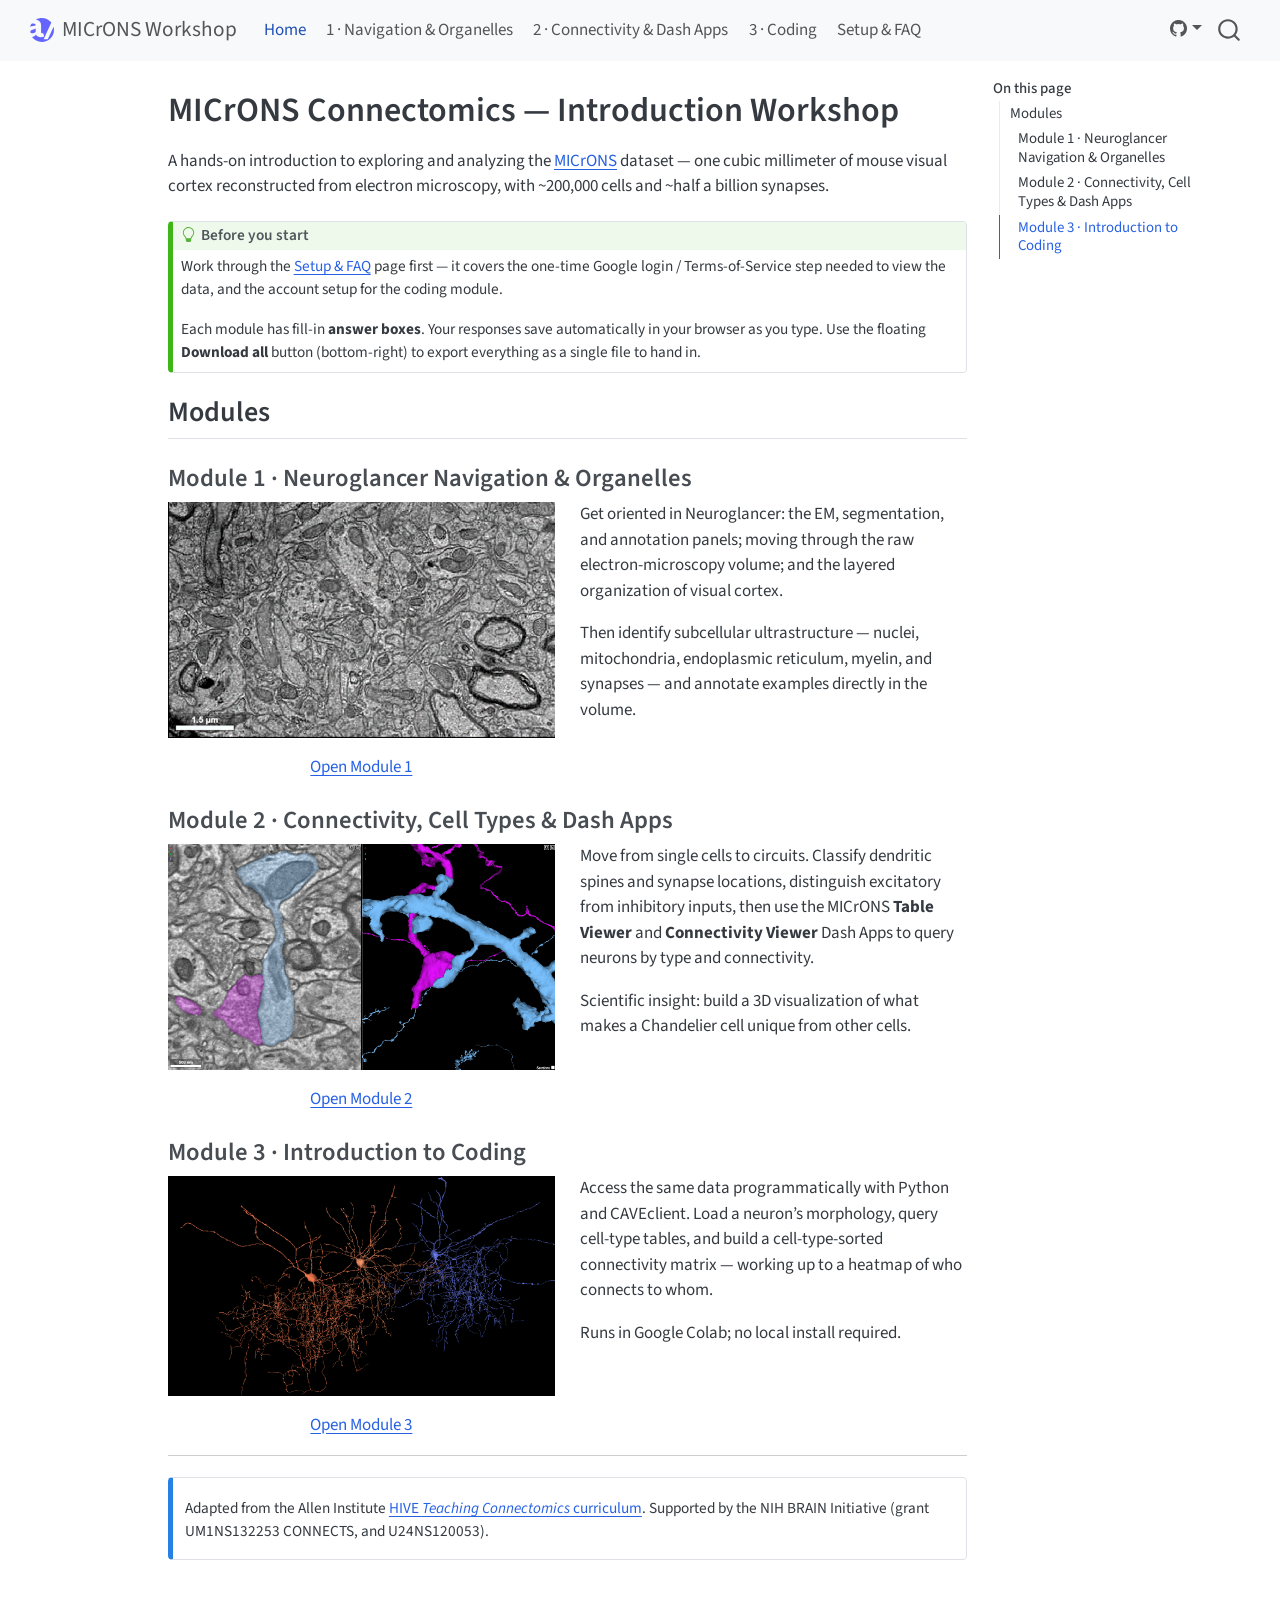
<file: index.html>
<!DOCTYPE html>
<html xmlns="http://www.w3.org/1999/xhtml" lang="en" xml:lang="en"><head>

<meta charset="utf-8">
<meta name="generator" content="quarto-1.10.18">

<meta name="viewport" content="width=device-width, initial-scale=1.0, user-scalable=yes">


<title>MICrONS Connectomics — Introduction Workshop – MICrONS Workshop</title>
<style>
/* Default styles provided by pandoc.
** See https://pandoc.org/MANUAL.html#variables-for-html for config info.
*/
span.smallcaps{font-variant: small-caps;}
div.columns{display: flex; gap: 1.5em;}
div.column{flex: auto;}
@media screen {
div.columns{gap: min(4vw, 1.5em);}
div.column{overflow-x: auto;}
}
div.hanging-indent{margin-left: 1.5em; text-indent: -1.5em;}
ul.task-list{list-style: none;}
ul.task-list li input[type="checkbox"] {
  width: 0.8em;
  margin: 0 0.8em 0.2em -1em; /* quarto-specific, see https://github.com/quarto-dev/quarto-cli/issues/4556 */ 
  vertical-align: middle;
}
</style>


<script src="site_libs/quarto-nav/quarto-nav.js"></script>
<script src="site_libs/quarto-nav/headroom.min.js"></script>
<script src="site_libs/clipboard/clipboard.min.js"></script>
<script src="site_libs/quarto-search/autocomplete.umd.js"></script>
<script src="site_libs/quarto-search/fuse.min.js"></script>
<script src="site_libs/quarto-search/quarto-search.js"></script>
<meta name="quarto:offset" content="./">
<link href="./resources/ai_logos/AI_lens_blue.svg" rel="icon" type="image/svg+xml">
<script src="site_libs/quarto-html/quarto.js" type="module"></script>
<script src="site_libs/quarto-html/tabsets/tabsets.js" type="module"></script>
<script src="site_libs/quarto-html/popper.min.js"></script>
<script src="site_libs/quarto-html/tippy.umd.min.js"></script>
<script src="site_libs/quarto-html/anchor.min.js"></script>
<link href="site_libs/quarto-html/tippy.css" rel="stylesheet">
<link href="site_libs/quarto-html/quarto-syntax-highlighting-64a204ab8560d761af7679ceaba22944.css" rel="stylesheet" id="quarto-text-highlighting-styles">
<script src="site_libs/bootstrap/bootstrap.min.js"></script>
<link href="site_libs/bootstrap/bootstrap-icons.css" rel="stylesheet">
<link href="site_libs/bootstrap/bootstrap-172ba59bd5e0b52282274ba0c0cc16fc.min.css" rel="stylesheet" append-hash="true" id="quarto-bootstrap" data-mode="light">
<script id="quarto-search-options" type="application/json">{
  "location": "navbar",
  "copy-button": false,
  "collapse-after": 3,
  "panel-placement": "end",
  "type": "overlay",
  "limit": 50,
  "keyboard-shortcut": [
    "f",
    "/",
    "s"
  ],
  "show-item-context": false,
  "language": {
    "search-no-results-text": "No results",
    "search-matching-documents-text": "matching documents",
    "search-copy-link-title": "Copy link to search",
    "search-hide-matches-text": "Hide additional matches",
    "search-more-match-text": "more match in this document",
    "search-more-matches-text": "more matches in this document",
    "search-clear-button-title": "Clear",
    "search-text-placeholder": "",
    "search-detached-cancel-button-title": "Cancel",
    "search-submit-button-title": "Submit",
    "search-label": "Search"
  }
}</script>


<link rel="stylesheet" href="styles.css">
</head>

<body class="nav-fixed quarto-light">

<div id="quarto-search-results"></div>
  <header id="quarto-header" class="headroom fixed-top">
    <nav class="navbar navbar-expand-lg " data-bs-theme="dark">
      <div class="navbar-container container-fluid">
      <div class="navbar-brand-container mx-auto">
    <a href="./index.html" class="navbar-brand navbar-brand-logo">
    <img src="./resources/ai_logos/AI_lens_blue.svg" alt="Allen Institute" class="navbar-logo light-content">
    <img src="./resources/ai_logos/AI_lens_blue.svg" alt="Allen Institute" class="navbar-logo dark-content">
    </a>
    <a class="navbar-brand" href="./index.html">
    <span class="navbar-title">MICrONS Workshop</span>
    </a>
  </div>
            <div id="quarto-search" class="" title="Search"></div>
          <button class="navbar-toggler" type="button" data-bs-toggle="collapse" data-bs-target="#navbarCollapse" aria-controls="navbarCollapse" role="menu" aria-expanded="false" aria-label="Toggle navigation" onclick="if (window.quartoToggleHeadroom) { window.quartoToggleHeadroom(); }">
  <span class="navbar-toggler-icon"></span>
</button>
          <div class="collapse navbar-collapse" id="navbarCollapse">
            <ul class="navbar-nav navbar-nav-scroll me-auto">
  <li class="nav-item">
    <a class="nav-link active" href="./index.html" aria-current="page"> 
<span class="menu-text">Home</span></a>
  </li>  
  <li class="nav-item">
    <a class="nav-link" href="./module-1.html"> 
<span class="menu-text">1 · Navigation &amp; Organelles</span></a>
  </li>  
  <li class="nav-item">
    <a class="nav-link" href="./module-2.html"> 
<span class="menu-text">2 · Connectivity &amp; Dash Apps</span></a>
  </li>  
  <li class="nav-item">
    <a class="nav-link" href="./module-3.html"> 
<span class="menu-text">3 · Coding</span></a>
  </li>  
  <li class="nav-item">
    <a class="nav-link" href="./setup.html"> 
<span class="menu-text">Setup &amp; FAQ</span></a>
  </li>  
</ul>
          </div> <!-- /navcollapse -->
            <div class="quarto-navbar-tools">
    <div class="dropdown">
      <a href="" title="" id="quarto-navigation-tool-dropdown-0" class="quarto-navigation-tool dropdown-toggle px-1" data-bs-toggle="dropdown" aria-expanded="false" role="link" aria-label=""><i class="bi bi-github"></i></a>
      <ul class="dropdown-menu" aria-labelledby="quarto-navigation-tool-dropdown-0">
          <li>
            <a class="dropdown-item quarto-navbar-tools-item" href="https://github.com/bpdanskin/MICrONS_workshop_puget_sound/issues/new" target="_blank">
            Report Issue
            </a>
          </li>
      </ul>
    </div>
</div>
      </div> <!-- /container-fluid -->
    </nav>
</header>
<!-- content -->
<div id="quarto-content" class="quarto-container page-columns page-rows-contents page-layout-article page-navbar">
<!-- sidebar -->
<!-- margin-sidebar -->
    <div id="quarto-margin-sidebar" class="sidebar margin-sidebar">
        <nav id="TOC" role="doc-toc" class="toc-active">
    <h2 id="toc-title">On this page</h2>
   
  <ul>
  <li><a href="#modules" id="toc-modules" class="nav-link active" data-scroll-target="#modules">Modules</a>
  <ul class="collapse">
  <li><a href="#module-1-neuroglancer-navigation-organelles" id="toc-module-1-neuroglancer-navigation-organelles" class="nav-link" data-scroll-target="#module-1-neuroglancer-navigation-organelles">Module 1 · Neuroglancer Navigation &amp; Organelles</a></li>
  <li><a href="#module-2-connectivity-cell-types-dash-apps" id="toc-module-2-connectivity-cell-types-dash-apps" class="nav-link" data-scroll-target="#module-2-connectivity-cell-types-dash-apps">Module 2 · Connectivity, Cell Types &amp; Dash Apps</a></li>
  <li><a href="#module-3-introduction-to-coding" id="toc-module-3-introduction-to-coding" class="nav-link" data-scroll-target="#module-3-introduction-to-coding">Module 3 · Introduction to Coding</a></li>
  </ul></li>
  </ul>
</nav>
    </div>
<!-- main -->
<main class="content" id="quarto-document-content">

<header id="title-block-header" class="quarto-title-block default">
<div class="quarto-title">
<h1 class="title">MICrONS Connectomics — Introduction Workshop</h1>
</div>



<div class="quarto-title-meta">

    
  
    
  </div>
  


</header>


<p>A hands-on introduction to exploring and analyzing the <a href="https://www.microns-explorer.org/">MICrONS</a> dataset — one cubic millimeter of mouse visual cortex reconstructed from electron microscopy, with ~200,000 cells and ~half a billion synapses.</p>
<div class="callout callout-style-default callout-tip callout-titled">
<div class="callout-header d-flex align-content-center">
<div class="callout-icon-container">
<i class="callout-icon"></i>
</div>
<div class="callout-title-container flex-fill">
<span class="screen-reader-only">Tip</span>Before you start
</div>
</div>
<div class="callout-body-container callout-body">
<p>Work through the <a href="./setup.html">Setup &amp; FAQ</a> page first — it covers the one-time Google login / Terms-of-Service step needed to view the data, and the account setup for the coding module.</p>
<p>Each module has fill-in <strong>answer boxes</strong>. Your responses save automatically in your browser as you type. Use the floating <strong>Download all</strong> button (bottom-right) to export everything as a single file to hand in.</p>
</div>
</div>
<section id="modules" class="level2">
<h2 class="anchored" data-anchor-id="modules">Modules</h2>
<section id="module-1-neuroglancer-navigation-organelles" class="level3">
<h3 class="anchored" data-anchor-id="module-1-neuroglancer-navigation-organelles">Module 1 · Neuroglancer Navigation &amp; Organelles</h3>
<div class="grid">
<div class="g-col-6">
<p><img src="resources/module_2_em_cover.png" class="img-fluid"></p>
<center>
<a href="module-1.html">Open Module 1</a>
</center>
</div>
<div class="g-col-6">
<p>Get oriented in Neuroglancer: the EM, segmentation, and annotation panels; moving through the raw electron-microscopy volume; and the layered organization of visual cortex.</p>
<p>Then identify subcellular ultrastructure — nuclei, mitochondria, endoplasmic reticulum, myelin, and synapses — and annotate examples directly in the volume.</p>
</div>
</div>
</section>
<section id="module-2-connectivity-cell-types-dash-apps" class="level3">
<h3 class="anchored" data-anchor-id="module-2-connectivity-cell-types-dash-apps">Module 2 · Connectivity, Cell Types &amp; Dash Apps</h3>
<div class="grid">
<div class="g-col-6">
<p><img src="resources/module_3_spines_cover.png" class="img-fluid"></p>
<center>
<a href="module-2.html">Open Module 2</a>
</center>
</div>
<div class="g-col-6">
<p>Move from single cells to circuits. Classify dendritic spines and synapse locations, distinguish excitatory from inhibitory inputs, then use the MICrONS <strong>Table Viewer</strong> and <strong>Connectivity Viewer</strong> Dash Apps to query neurons by type and connectivity.</p>
<p>Scientific insight: build a 3D visualization of what makes a Chandelier cell unique from other cells.</p>
</div>
</div>
</section>
<section id="module-3-introduction-to-coding" class="level3">
<h3 class="anchored" data-anchor-id="module-3-introduction-to-coding">Module 3 · Introduction to Coding</h3>
<div class="grid">
<div class="g-col-6">
<p><img src="resources/module_4_celltypes_cover.png" class="img-fluid"></p>
<center>
<a href="module-3.html">Open Module 3</a>
</center>
</div>
<div class="g-col-6">
<p>Access the same data programmatically with Python and CAVEclient. Load a neuron’s morphology, query cell-type tables, and build a cell-type-sorted connectivity matrix — working up to a heatmap of who connects to whom.</p>
<p>Runs in Google Colab; no local install required.</p>
</div>
</div>
<hr>
<div class="callout callout-style-simple callout-note no-icon">
<div class="callout-body d-flex">
<div class="callout-icon-container">
<i class="callout-icon no-icon"></i>
</div>
<div class="callout-body-container">
<p>Adapted from the Allen Institute <a href="https://alleninstitute.github.io/Teaching_Connectomics/">HIVE <em>Teaching Connectomics</em> curriculum</a>. Supported by the NIH BRAIN Initiative (grant UM1NS132253 CONNECTS, and U24NS120053).</p>
</div>
</div>
</div>


</section>
</section>

<a onclick="window.scrollTo(0, 0); return false;" role="button" id="quarto-back-to-top"><i class="bi bi-arrow-up"></i> Back to top</a></main> <!-- /main -->
<!-- Floating export panel for client-side student answers.

     Included site-wide via include-after-body. Only appears on pages

     that contain .answer-field widgets. Nothing leaves the browser. -->

<div id="answers-panel" class="answers-panel no-print" hidden="">

  <span class="answers-panel-label">My answers</span>

  <button type="button" id="answers-download" class="answers-btn">⬇ Download all</button>

  <button type="button" id="answers-copy" class="answers-btn">⧉ Copy this page</button>

  <span id="answers-status" class="answers-status" aria-live="polite"></span>

</div>

<script>

(function () {

  "use strict";

  var PREFIX = "micronsws:";

  var pageKey = location.pathname;

  var pageTitle = (document.title || pageKey)

    .replace(/\s*[–—-]\s*MICrONS.*$/i, "").trim() || pageKey;



  function lsGet(k) { try { return localStorage.getItem(k); } catch (e) { return null; } }

  function lsSet(k, v) { try { localStorage.setItem(k, v); } catch (e) {} }

  function keyFor(id) { return PREFIX + pageKey + "::" + id; }



  var fields = Array.prototype.slice.call(document.querySelectorAll(".answer-field"));

  var panel = document.getElementById("answers-panel");

  if (!fields.length) { return; }          // no widgets on this page -> panel stays hidden

  if (panel) { panel.hidden = false; }



  // restore saved values + wire autosave

  fields.forEach(function (el) {

    var id = el.getAttribute("data-answer-id");

    var promptEl = el.previousElementSibling;

    var prompt = promptEl ? promptEl.textContent.trim() : id;

    var raw = lsGet(keyFor(id));

    if (raw) {

      try { var o = JSON.parse(raw); if (o && typeof o.v === "string") { el.value = o.v; } }

      catch (e) { el.value = raw; }

    }

    el.addEventListener("input", function () {

      lsSet(keyFor(id), JSON.stringify({ v: el.value, p: prompt, page: pageKey, title: pageTitle }));

    });

  });



  function collectAll() {

    var byPage = {};

    try {

      for (var i = 0; i < localStorage.length; i++) {

        var k = localStorage.key(i);

        if (k.indexOf(PREFIX) !== 0) { continue; }

        var o; try { o = JSON.parse(localStorage.getItem(k)); } catch (e) { continue; }

        if (!o || !o.v || !o.v.trim()) { continue; }

        var pg = o.title || o.page || "Answers";

        (byPage[pg] = byPage[pg] || []).push(o);

      }

    } catch (e) {}

    return byPage;

  }



  function toMarkdown(byPage) {

    var out = ["# MICrONS Workshop — my answers", "",

               "_Exported " + new Date().toLocaleString() + "_", ""];

    var pages = Object.keys(byPage);

    if (!pages.length) { return out.join("\n") + "\n\n(No answers recorded yet.)\n"; }

    pages.forEach(function (pg) {

      out.push("## " + pg, "");

      byPage[pg].forEach(function (o) { out.push("**" + (o.p || "Response") + "**", "", o.v, ""); });

    });

    return out.join("\n") + "\n";

  }



  function download(text) {

    var blob = new Blob([text], { type: "text/markdown;charset=utf-8" });

    var url = URL.createObjectURL(blob);

    var a = document.createElement("a");

    a.href = url;

    a.download = "microns-workshop-answers-" + new Date().toISOString().slice(0, 10) + ".md";

    document.body.appendChild(a); a.click(); document.body.removeChild(a);

    setTimeout(function () { URL.revokeObjectURL(url); }, 1000);

  }



  function flash(msg) {

    var s = document.getElementById("answers-status");

    if (!s) { return; }

    s.textContent = msg;

    setTimeout(function () { s.textContent = ""; }, 2500);

  }



  var dl = document.getElementById("answers-download");

  if (dl) { dl.addEventListener("click", function () { download(toMarkdown(collectAll())); flash("Downloaded ✓"); }); }



  var cp = document.getElementById("answers-copy");

  if (cp) {

    cp.addEventListener("click", function () {

      var one = {}; one[pageTitle] = [];

      fields.forEach(function (el) {

        var promptEl = el.previousElementSibling;

        one[pageTitle].push({ p: promptEl ? promptEl.textContent.trim() : el.getAttribute("data-answer-id"), v: el.value });

      });

      var text = toMarkdown(one);

      if (navigator.clipboard && navigator.clipboard.writeText) {

        navigator.clipboard.writeText(text).then(

          function () { flash("Copied this page ✓"); },

          function () { flash("Copy failed — use Download"); });

      } else { flash("Copy unsupported — use Download"); }

    });

  }

})();

</script>

<script id="quarto-html-after-body" type="application/javascript">
  window.document.addEventListener("DOMContentLoaded", function (event) {
    const icon = "";
    const anchorJS = new window.AnchorJS();
    anchorJS.options = {
      placement: 'right',
      icon: icon
    };
    anchorJS.add('.anchored');
    const isCodeAnnotation = (el) => {
      for (const clz of el.classList) {
        if (clz.startsWith('code-annotation-')) {                     
          return true;
        }
      }
      return false;
    }
    const onCopySuccess = function(e) {
      // button target
      const button = e.trigger;
      // don't keep focus
      button.blur();
      // flash "checked"
      button.classList.add('code-copy-button-checked');
      var currentTitle = button.getAttribute("title");
      button.setAttribute("title", "Copied!");
      let tooltip;
      if (window.bootstrap) {
        button.setAttribute("data-bs-toggle", "tooltip");
        button.setAttribute("data-bs-placement", "left");
        button.setAttribute("data-bs-title", "Copied!");
        tooltip = new bootstrap.Tooltip(button, 
          { trigger: "manual", 
            customClass: "code-copy-button-tooltip",
            offset: [0, -8]});
        tooltip.show();    
      }
      setTimeout(function() {
        if (tooltip) {
          tooltip.hide();
          button.removeAttribute("data-bs-title");
          button.removeAttribute("data-bs-toggle");
          button.removeAttribute("data-bs-placement");
        }
        button.setAttribute("title", currentTitle);
        button.classList.remove('code-copy-button-checked');
      }, 1000);
      // clear code selection
      e.clearSelection();
    }
    const getTextToCopy = function(trigger) {
      const outerScaffold = trigger.parentElement.cloneNode(true);
      const codeEl = outerScaffold.querySelector('code');
      for (const childEl of codeEl.children) {
        if (isCodeAnnotation(childEl)) {
          childEl.remove();
        }
      }
      return codeEl.innerText;
    }
    const clipboard = new window.ClipboardJS('.code-copy-button:not([data-in-quarto-modal])', {
      text: getTextToCopy
    });
    clipboard.on('success', onCopySuccess);
    if (window.document.getElementById('quarto-embedded-source-code-modal')) {
      const clipboardModal = new window.ClipboardJS('.code-copy-button[data-in-quarto-modal]', {
        text: getTextToCopy,
        container: window.document.getElementById('quarto-embedded-source-code-modal')
      });
      clipboardModal.on('success', onCopySuccess);
    }
      var localhostRegex = new RegExp(/^(?:http|https):\/\/localhost\:?[0-9]*\//);
      var mailtoRegex = new RegExp(/^mailto:/);
        var filterRegex = new RegExp("https:\/\/bpdanskin\.github\.io\/MICrONS_workshop_puget_sound\/");
      var isInternal = (href) => {
          return filterRegex.test(href) || localhostRegex.test(href) || mailtoRegex.test(href);
      }
      // Inspect non-navigation links and adorn them if external
     var links = window.document.querySelectorAll('a[href]:not(.nav-link):not(.navbar-brand):not(.toc-action):not(.sidebar-link):not(.sidebar-item-toggle):not(.pagination-link):not(.no-external):not([aria-hidden]):not(.dropdown-item):not(.quarto-navigation-tool):not(.about-link)');
      for (var i=0; i<links.length; i++) {
        const link = links[i];
        if (!isInternal(link.href)) {
          // undo the damage that might have been done by quarto-nav.js in the case of
          // links that we want to consider external
          if (link.dataset.originalHref !== undefined) {
            link.href = link.dataset.originalHref;
          }
            // target, if specified
            link.setAttribute("target", "_blank");
            if (link.getAttribute("rel") === null) {
              link.setAttribute("rel", "noopener");
            }
        }
      }
    function tippyHover(el, contentFn, onTriggerFn, onUntriggerFn) {
      const config = {
        allowHTML: true,
        maxWidth: 500,
        delay: 100,
        arrow: false,
        appendTo: function(el) {
            return el.parentElement;
        },
        interactive: true,
        interactiveBorder: 10,
        theme: 'quarto',
        placement: 'bottom-start',
      };
      if (contentFn) {
        config.content = contentFn;
      }
      if (onTriggerFn) {
        config.onTrigger = onTriggerFn;
      }
      if (onUntriggerFn) {
        config.onUntrigger = onUntriggerFn;
      }
      window.tippy(el, config); 
    }
    const noterefs = window.document.querySelectorAll('a[role="doc-noteref"]');
    for (var i=0; i<noterefs.length; i++) {
      const ref = noterefs[i];
      tippyHover(ref, function() {
        // use id or data attribute instead here
        let href = ref.getAttribute('data-footnote-href') || ref.getAttribute('href');
        try { href = new URL(href).hash; } catch {}
        const id = href.replace(/^#\/?/, "");
        const note = window.document.getElementById(id);
        if (note) {
          return note.innerHTML;
        } else {
          return "";
        }
      });
    }
    const xrefs = window.document.querySelectorAll('a.quarto-xref');
    const processXRef = (id, note) => {
      // Strip column container classes
      const stripColumnClz = (el) => {
        el.classList.remove("page-full", "page-columns");
        if (el.children) {
          for (const child of el.children) {
            stripColumnClz(child);
          }
        }
      }
      stripColumnClz(note)
      if (id === null || id.startsWith('sec-')) {
        // Special case sections, only their first couple elements
        const container = document.createElement("div");
        if (note.children && note.children.length > 2) {
          container.appendChild(note.children[0].cloneNode(true));
          for (let i = 1; i < note.children.length; i++) {
            const child = note.children[i];
            if (child.tagName === "P" && child.innerText === "") {
              continue;
            } else {
              container.appendChild(child.cloneNode(true));
              break;
            }
          }
          if (window.Quarto?.typesetMath) {
            window.Quarto.typesetMath(container);
          }
          return container.innerHTML
        } else {
          if (window.Quarto?.typesetMath) {
            window.Quarto.typesetMath(note);
          }
          return note.innerHTML;
        }
      } else {
        // Remove any anchor links if they are present
        const anchorLink = note.querySelector('a.anchorjs-link');
        if (anchorLink) {
          anchorLink.remove();
        }
        if (window.Quarto?.typesetMath) {
          window.Quarto.typesetMath(note);
        }
        if (note.classList.contains("callout")) {
          return note.outerHTML;
        } else {
          return note.innerHTML;
        }
      }
    }
    for (var i=0; i<xrefs.length; i++) {
      const xref = xrefs[i];
      tippyHover(xref, undefined, function(instance) {
        instance.disable();
        let url = xref.getAttribute('href');
        let hash = undefined; 
        if (url.startsWith('#')) {
          hash = url;
        } else {
          try { hash = new URL(url).hash; } catch {}
        }
        if (hash) {
          const id = hash.replace(/^#\/?/, "");
          const note = window.document.getElementById(id);
          if (note !== null) {
            try {
              const html = processXRef(id, note.cloneNode(true));
              instance.setContent(html);
            } finally {
              instance.enable();
              instance.show();
            }
          } else {
            // See if we can fetch this
            fetch(url.split('#')[0])
            .then(res => res.text())
            .then(html => {
              const parser = new DOMParser();
              const htmlDoc = parser.parseFromString(html, "text/html");
              const note = htmlDoc.getElementById(id);
              if (note !== null) {
                const html = processXRef(id, note);
                instance.setContent(html);
              } 
            }).finally(() => {
              instance.enable();
              instance.show();
            });
          }
        } else {
          // See if we can fetch a full url (with no hash to target)
          // This is a special case and we should probably do some content thinning / targeting
          fetch(url)
          .then(res => res.text())
          .then(html => {
            const parser = new DOMParser();
            const htmlDoc = parser.parseFromString(html, "text/html");
            const note = htmlDoc.querySelector('main.content');
            if (note !== null) {
              // This should only happen for chapter cross references
              // (since there is no id in the URL)
              // remove the first header
              if (note.children.length > 0 && note.children[0].tagName === "HEADER") {
                note.children[0].remove();
              }
              const html = processXRef(null, note);
              instance.setContent(html);
            } 
          }).finally(() => {
            instance.enable();
            instance.show();
          });
        }
      }, function(instance) {
      });
    }
        let selectedAnnoteEl;
        const selectorForAnnotation = ( cell, annotation) => {
          let cellAttr = 'data-code-cell="' + cell + '"';
          let lineAttr = 'data-code-annotation="' +  annotation + '"';
          const selector = 'span[' + cellAttr + '][' + lineAttr + ']';
          return selector;
        }
        const selectCodeLines = (annoteEl) => {
          const doc = window.document;
          const targetCell = annoteEl.getAttribute("data-target-cell");
          const targetAnnotation = annoteEl.getAttribute("data-target-annotation");
          const annoteSpan = window.document.querySelector(selectorForAnnotation(targetCell, targetAnnotation));
          const lines = annoteSpan.getAttribute("data-code-lines").split(",");
          const lineIds = lines.map((line) => {
            return targetCell + "-" + line;
          })
          let top = null;
          let height = null;
          let parent = null;
          if (lineIds.length > 0) {
              //compute the position of the single el (top and bottom and make a div)
              const el = window.document.getElementById(lineIds[0]);
              top = el.offsetTop;
              height = el.offsetHeight;
              parent = el.parentElement.parentElement;
            if (lineIds.length > 1) {
              const lastEl = window.document.getElementById(lineIds[lineIds.length - 1]);
              const bottom = lastEl.offsetTop + lastEl.offsetHeight;
              height = bottom - top;
            }
            if (top !== null && height !== null && parent !== null) {
              // cook up a div (if necessary) and position it 
              let div = window.document.getElementById("code-annotation-line-highlight");
              if (div === null) {
                div = window.document.createElement("div");
                div.setAttribute("id", "code-annotation-line-highlight");
                div.style.position = 'absolute';
                parent.appendChild(div);
              }
              div.style.top = top - 2 + "px";
              div.style.height = height + 4 + "px";
              div.style.left = 0;
              let gutterDiv = window.document.getElementById("code-annotation-line-highlight-gutter");
              if (gutterDiv === null) {
                gutterDiv = window.document.createElement("div");
                gutterDiv.setAttribute("id", "code-annotation-line-highlight-gutter");
                gutterDiv.style.position = 'absolute';
                const codeCell = window.document.getElementById(targetCell);
                const gutter = codeCell.querySelector('.code-annotation-gutter');
                gutter.appendChild(gutterDiv);
              }
              gutterDiv.style.top = top - 2 + "px";
              gutterDiv.style.height = height + 4 + "px";
            }
            selectedAnnoteEl = annoteEl;
          }
        };
        const unselectCodeLines = () => {
          const elementsIds = ["code-annotation-line-highlight", "code-annotation-line-highlight-gutter"];
          elementsIds.forEach((elId) => {
            const div = window.document.getElementById(elId);
            if (div) {
              div.remove();
            }
          });
          selectedAnnoteEl = undefined;
        };
          // Handle positioning of the toggle
      window.addEventListener(
        "resize",
        throttle(() => {
          elRect = undefined;
          if (selectedAnnoteEl) {
            selectCodeLines(selectedAnnoteEl);
          }
        }, 10)
      );
      function throttle(fn, ms) {
      let throttle = false;
      let timer;
        return (...args) => {
          if(!throttle) { // first call gets through
              fn.apply(this, args);
              throttle = true;
          } else { // all the others get throttled
              if(timer) clearTimeout(timer); // cancel #2
              timer = setTimeout(() => {
                fn.apply(this, args);
                timer = throttle = false;
              }, ms);
          }
        };
      }
        // Attach click handler to the DT
        const annoteDls = window.document.querySelectorAll('dt[data-target-cell]');
        for (const annoteDlNode of annoteDls) {
          annoteDlNode.addEventListener('click', (event) => {
            const clickedEl = event.target;
            if (clickedEl !== selectedAnnoteEl) {
              unselectCodeLines();
              const activeEl = window.document.querySelector('dt[data-target-cell].code-annotation-active');
              if (activeEl) {
                activeEl.classList.remove('code-annotation-active');
              }
              selectCodeLines(clickedEl);
              clickedEl.classList.add('code-annotation-active');
            } else {
              // Unselect the line
              unselectCodeLines();
              clickedEl.classList.remove('code-annotation-active');
            }
          });
        }
    const findCites = (el) => {
      const parentEl = el.parentElement;
      if (parentEl) {
        const cites = parentEl.dataset.cites;
        if (cites) {
          return {
            el,
            cites: cites.split(' ')
          };
        } else {
          return findCites(el.parentElement)
        }
      } else {
        return undefined;
      }
    };
    var bibliorefs = window.document.querySelectorAll('a[role="doc-biblioref"]');
    for (var i=0; i<bibliorefs.length; i++) {
      const ref = bibliorefs[i];
      const citeInfo = findCites(ref);
      if (citeInfo) {
        tippyHover(citeInfo.el, function() {
          var popup = window.document.createElement('div');
          citeInfo.cites.forEach(function(cite) {
            var citeDiv = window.document.createElement('div');
            citeDiv.classList.add('hanging-indent');
            citeDiv.classList.add('csl-entry');
            var biblioDiv = window.document.getElementById('ref-' + cite);
            if (biblioDiv) {
              citeDiv.innerHTML = biblioDiv.innerHTML;
            }
            popup.appendChild(citeDiv);
          });
          return popup.innerHTML;
        });
      }
    }
  });
  </script>
</div> <!-- /content -->




</body></html>
</file>
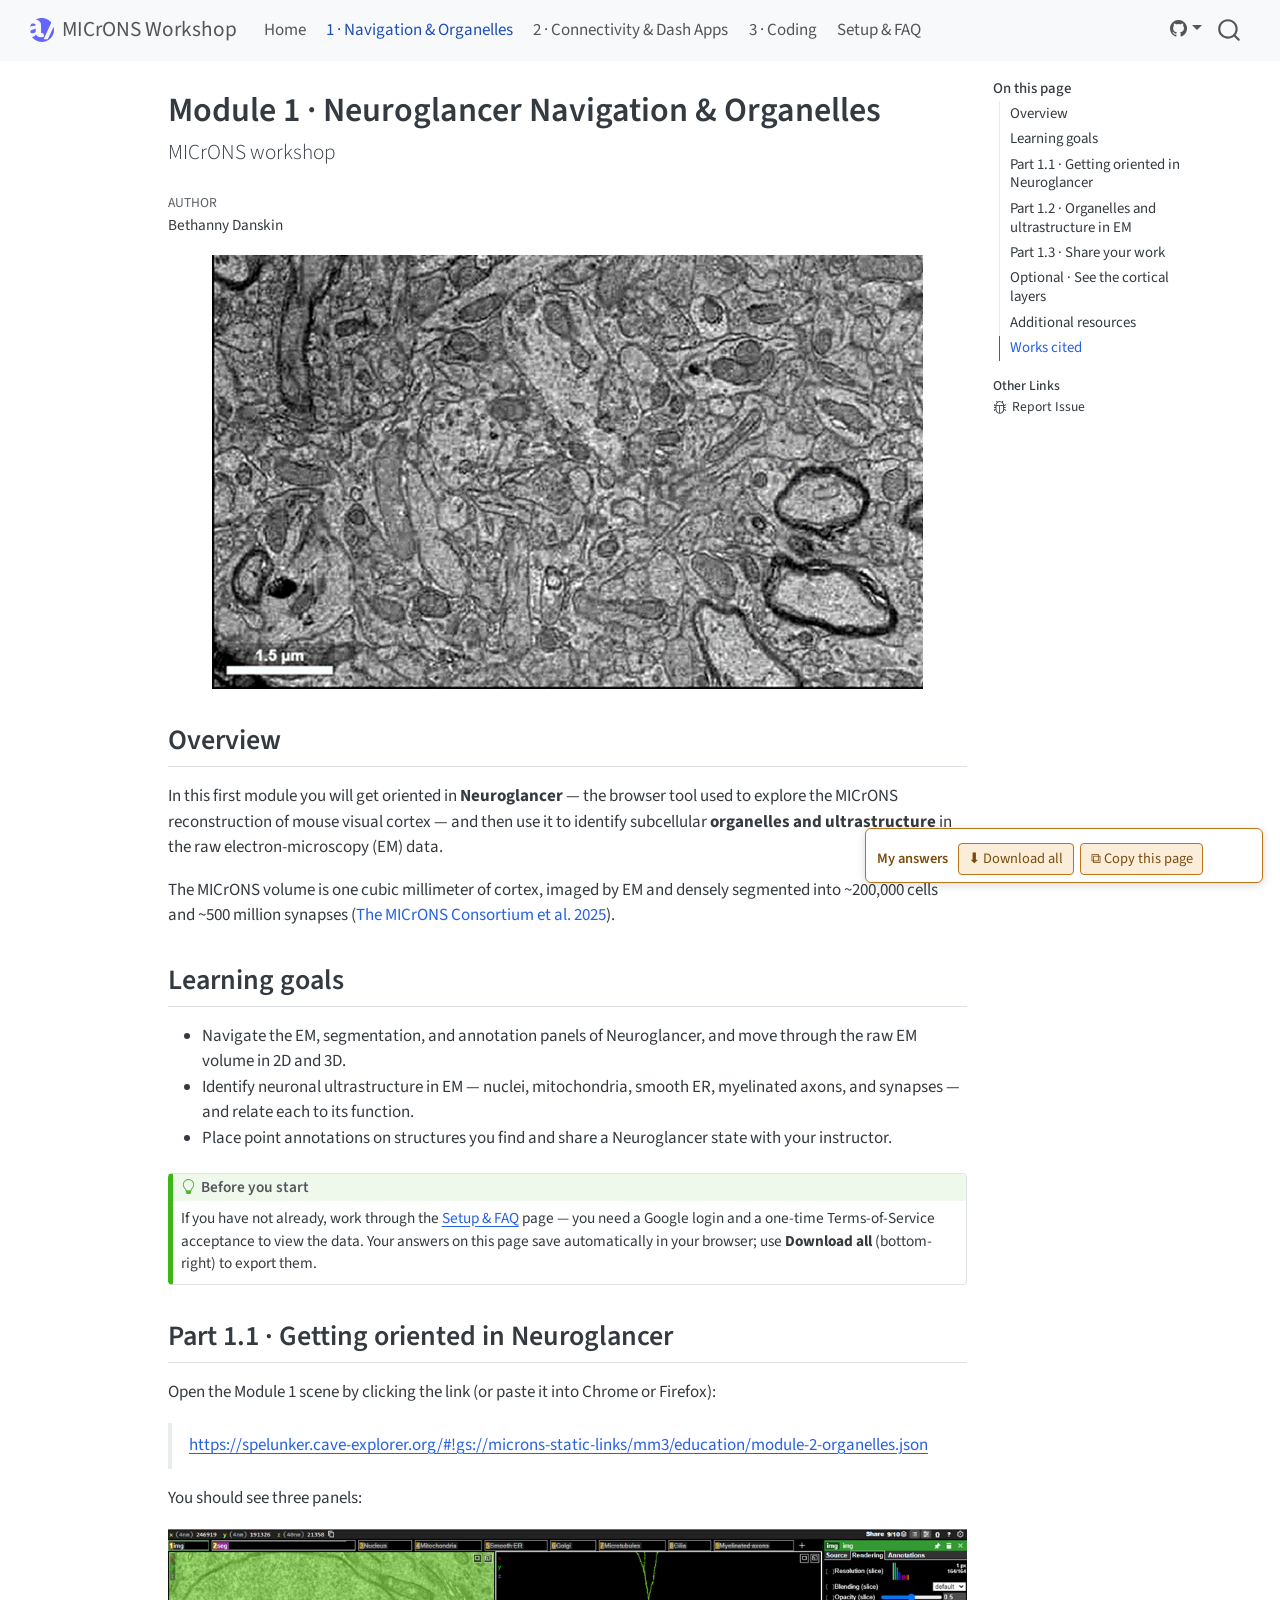
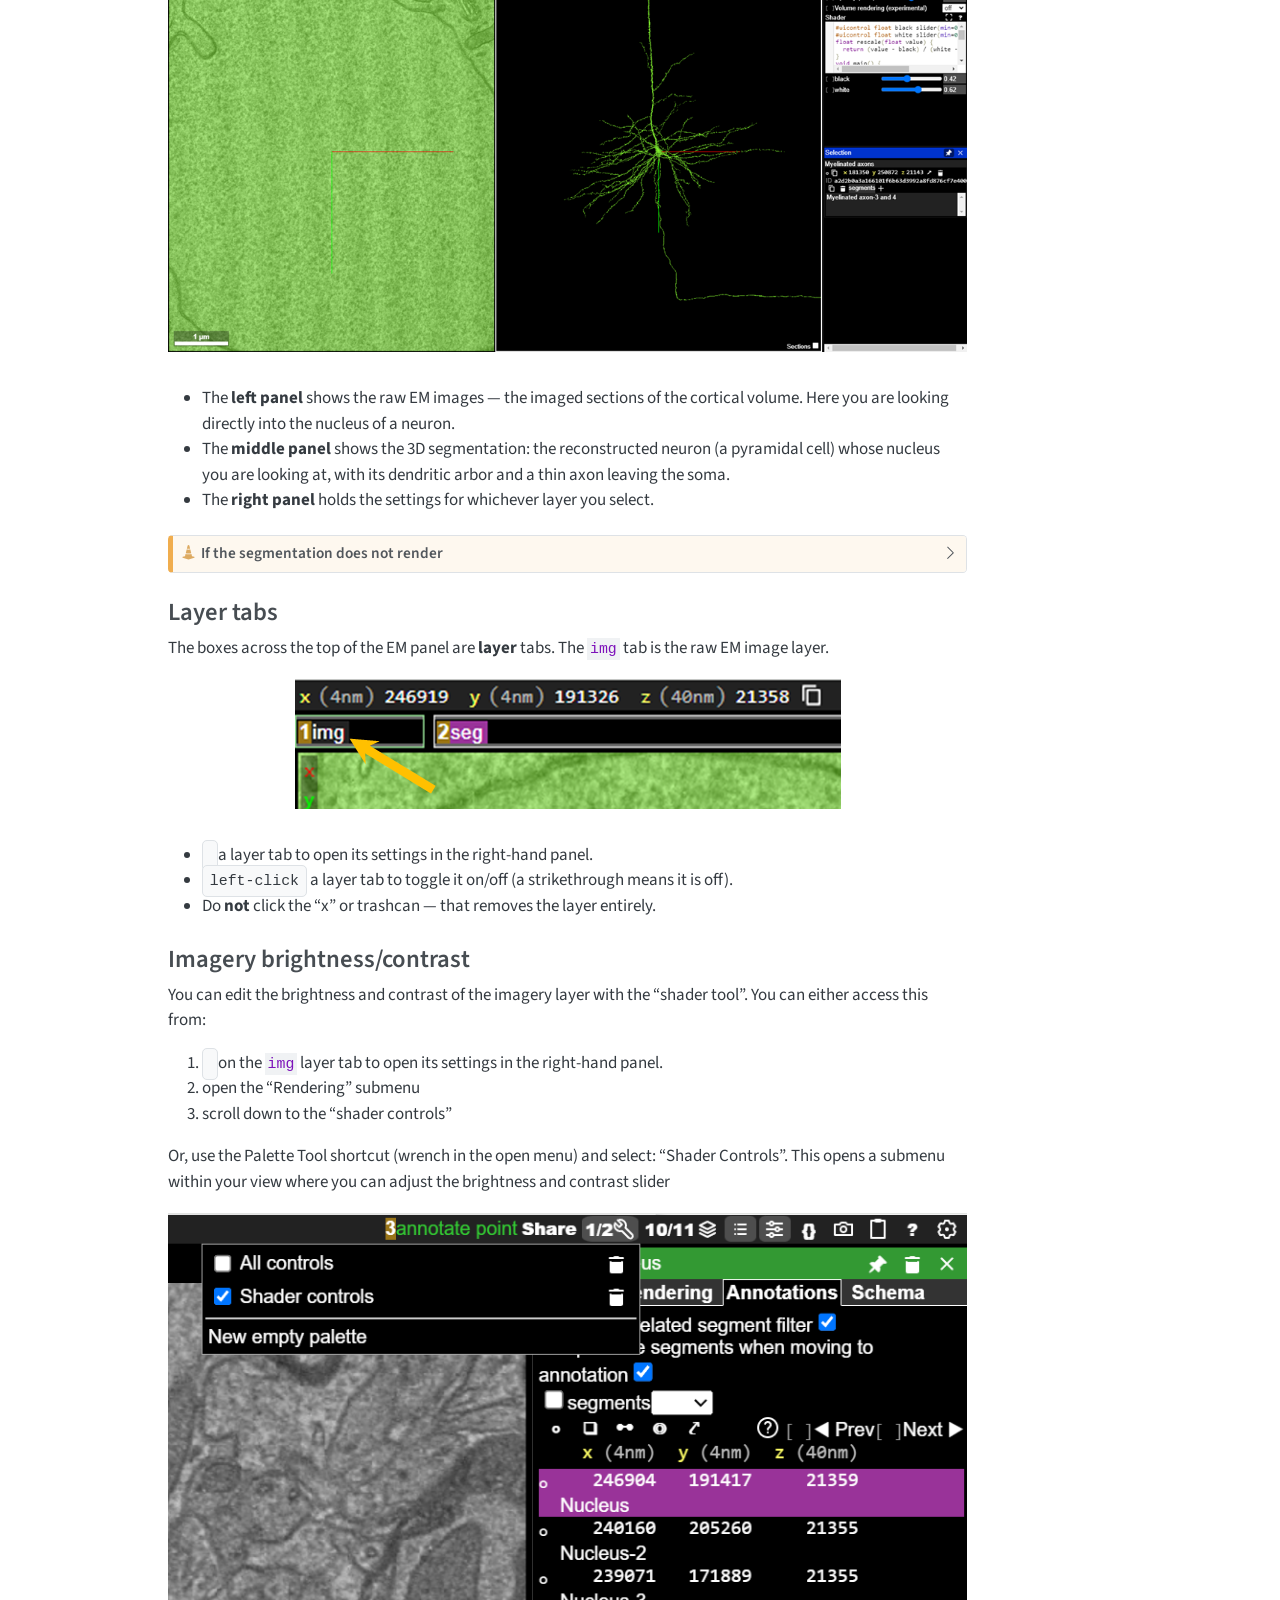
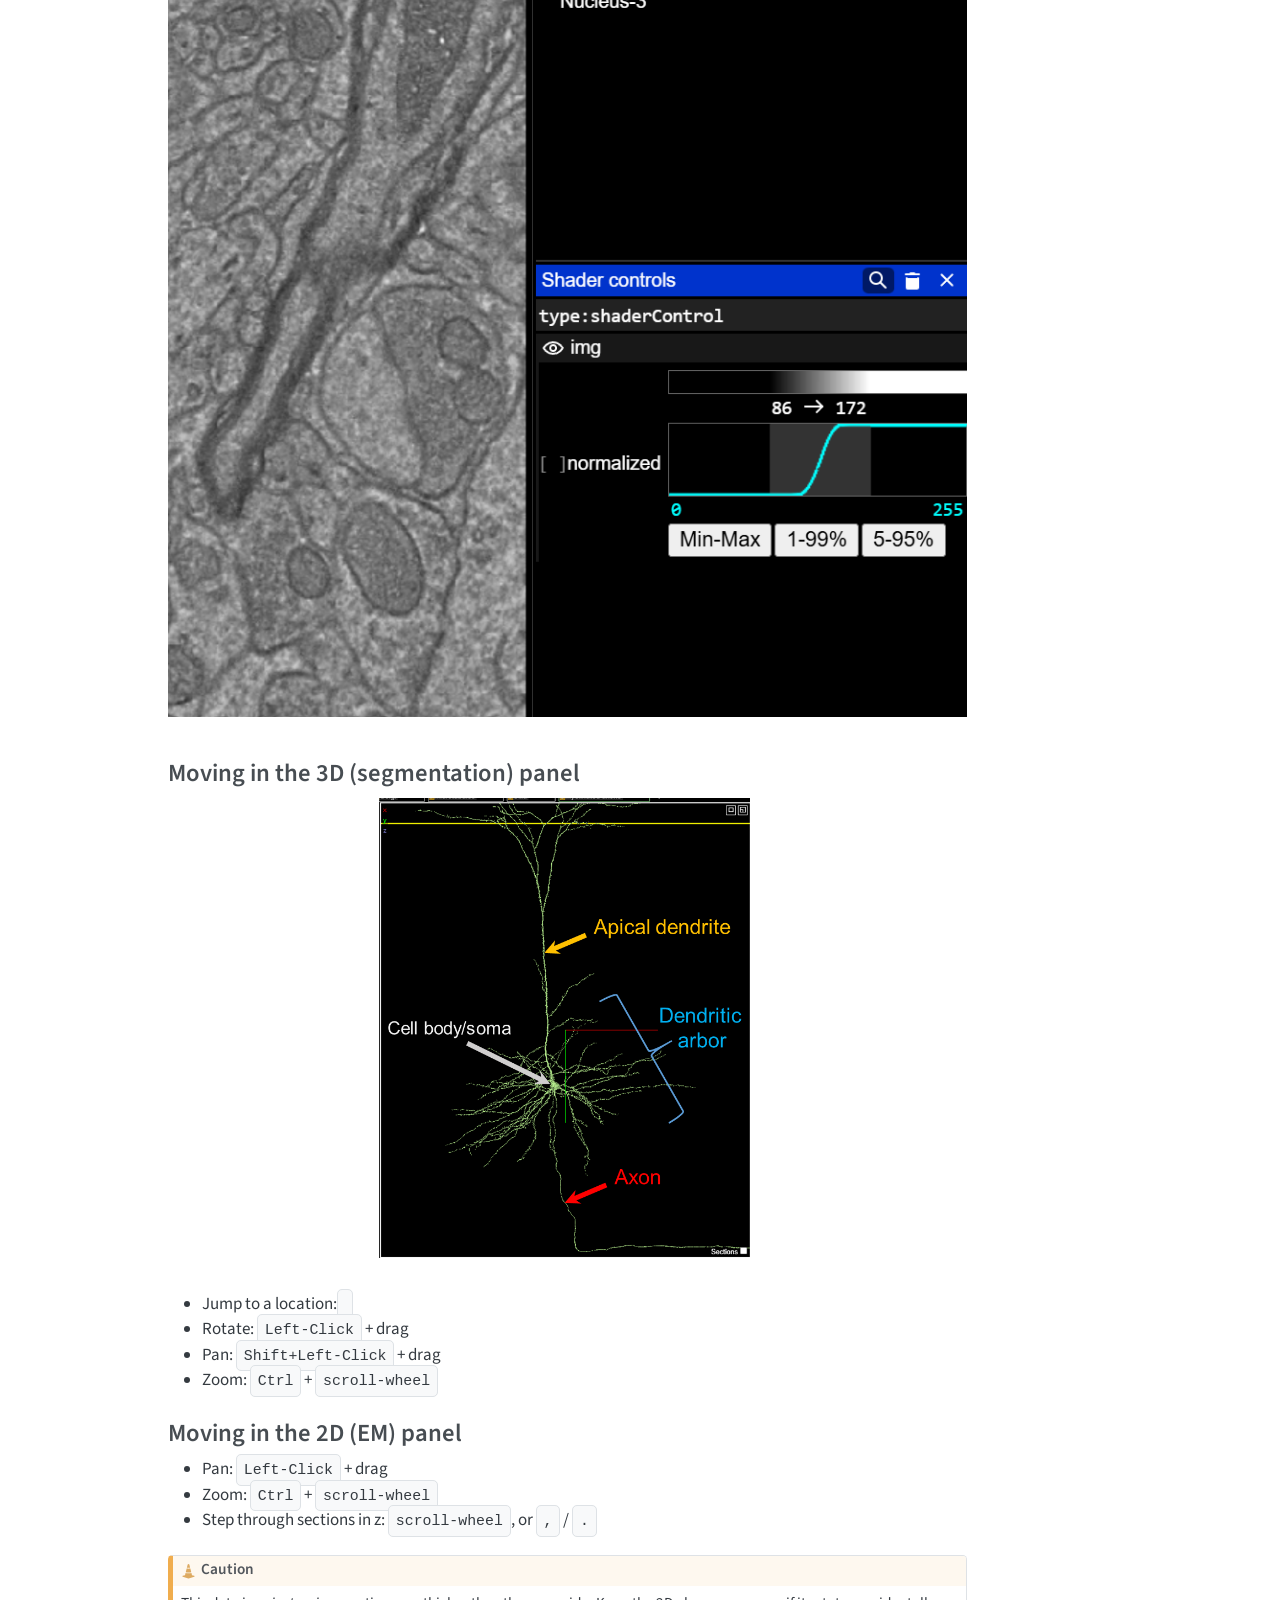
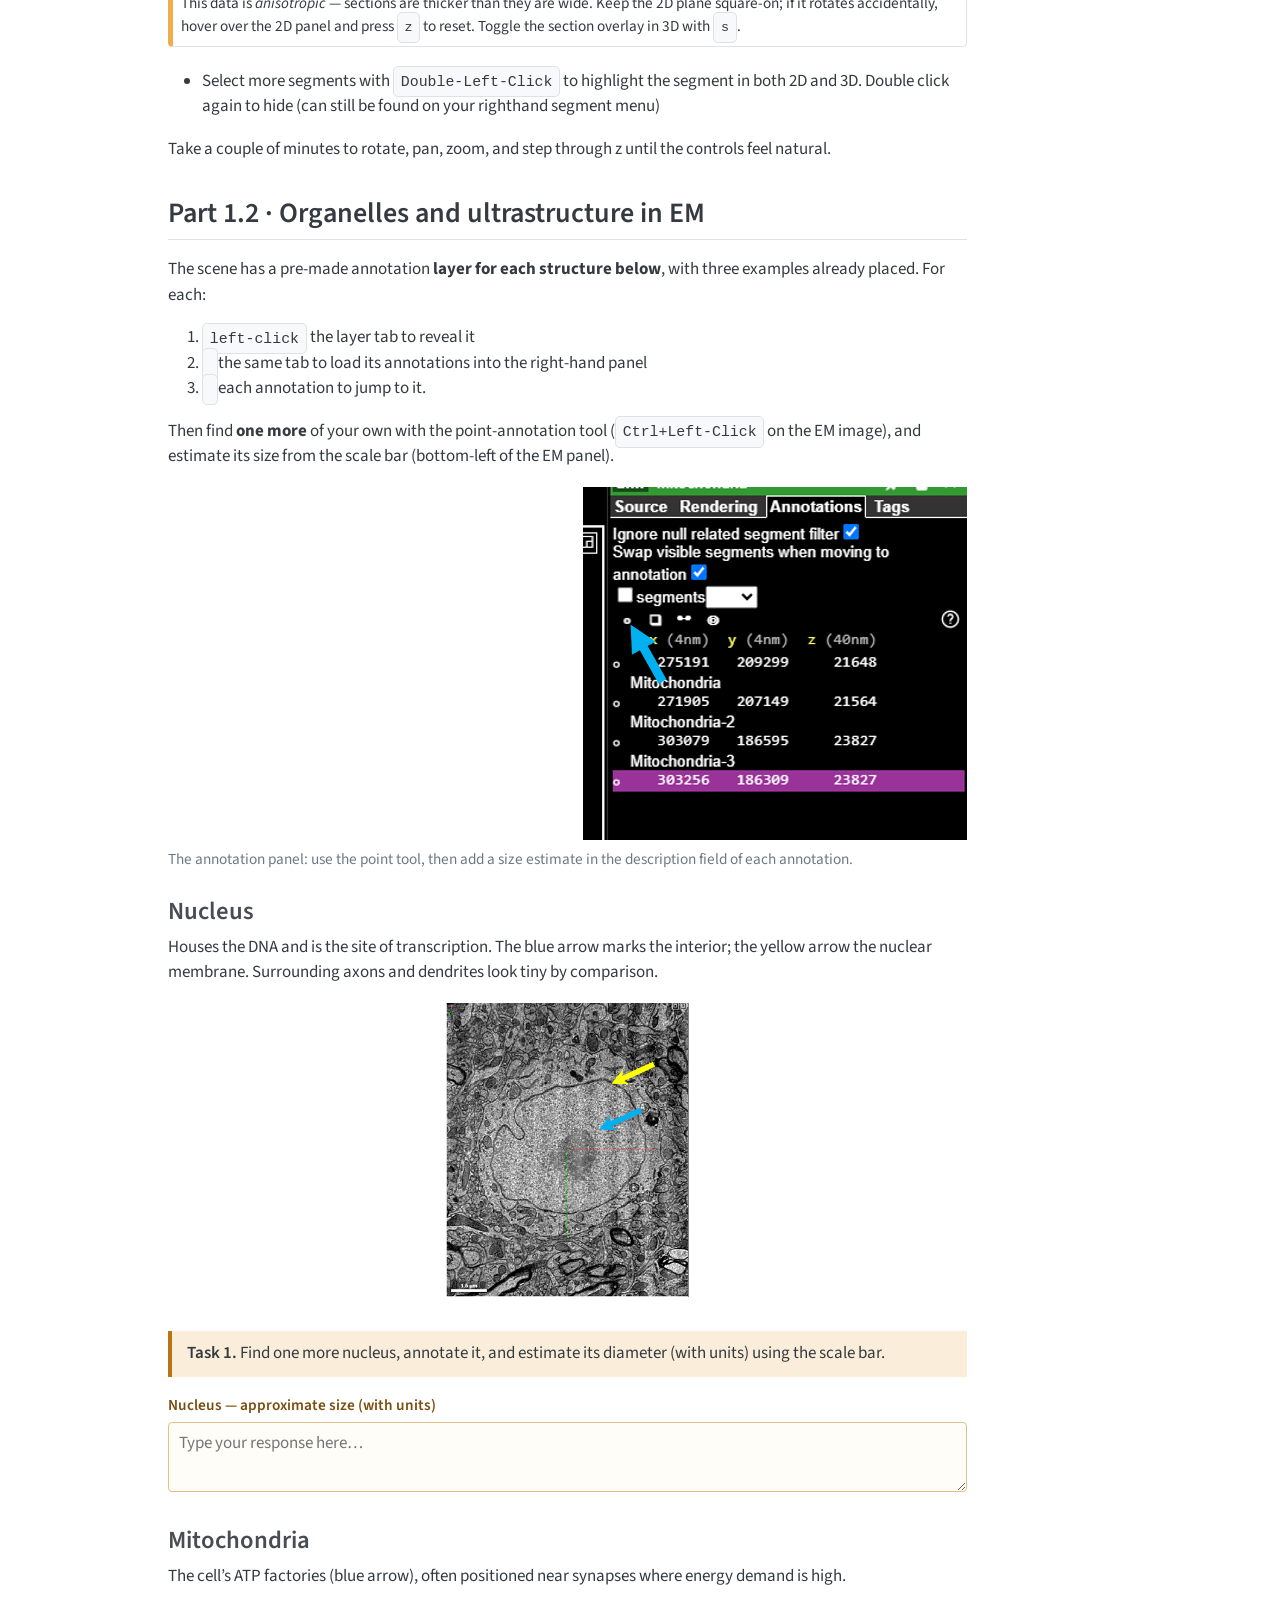
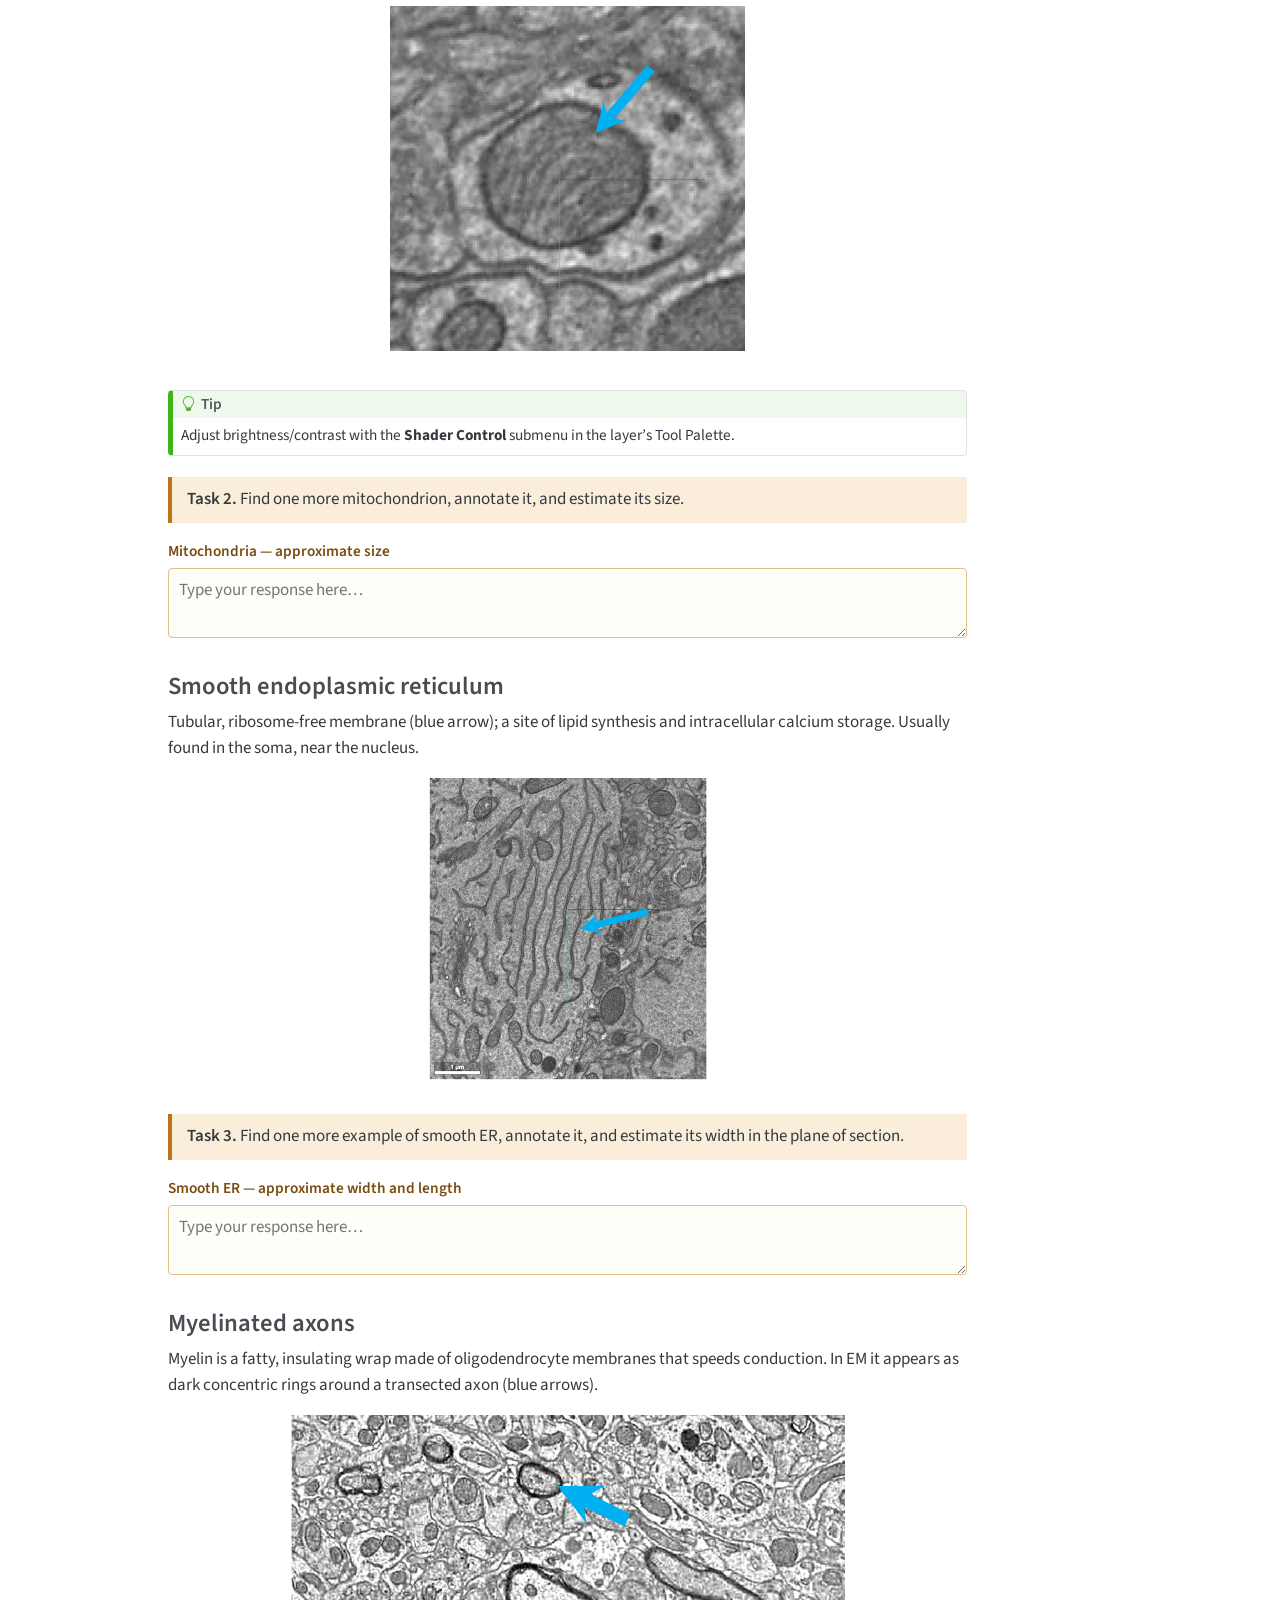
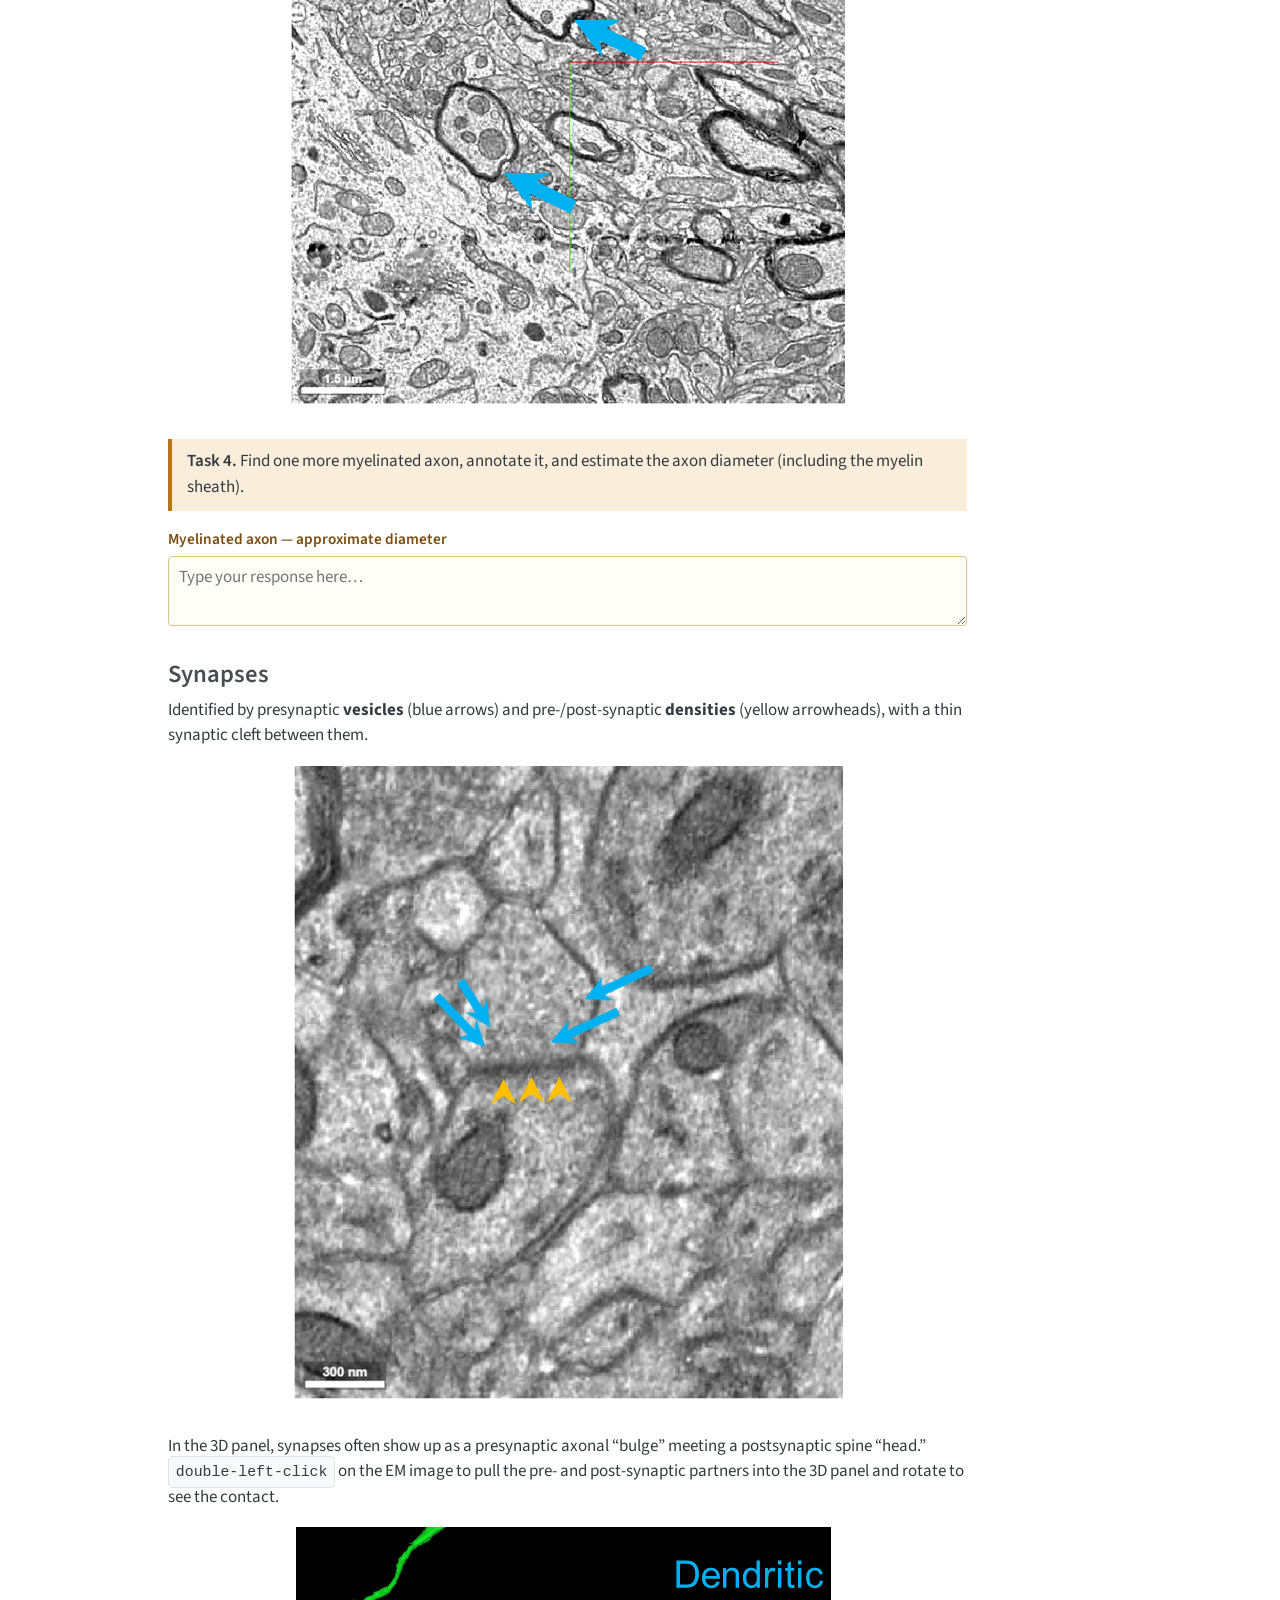
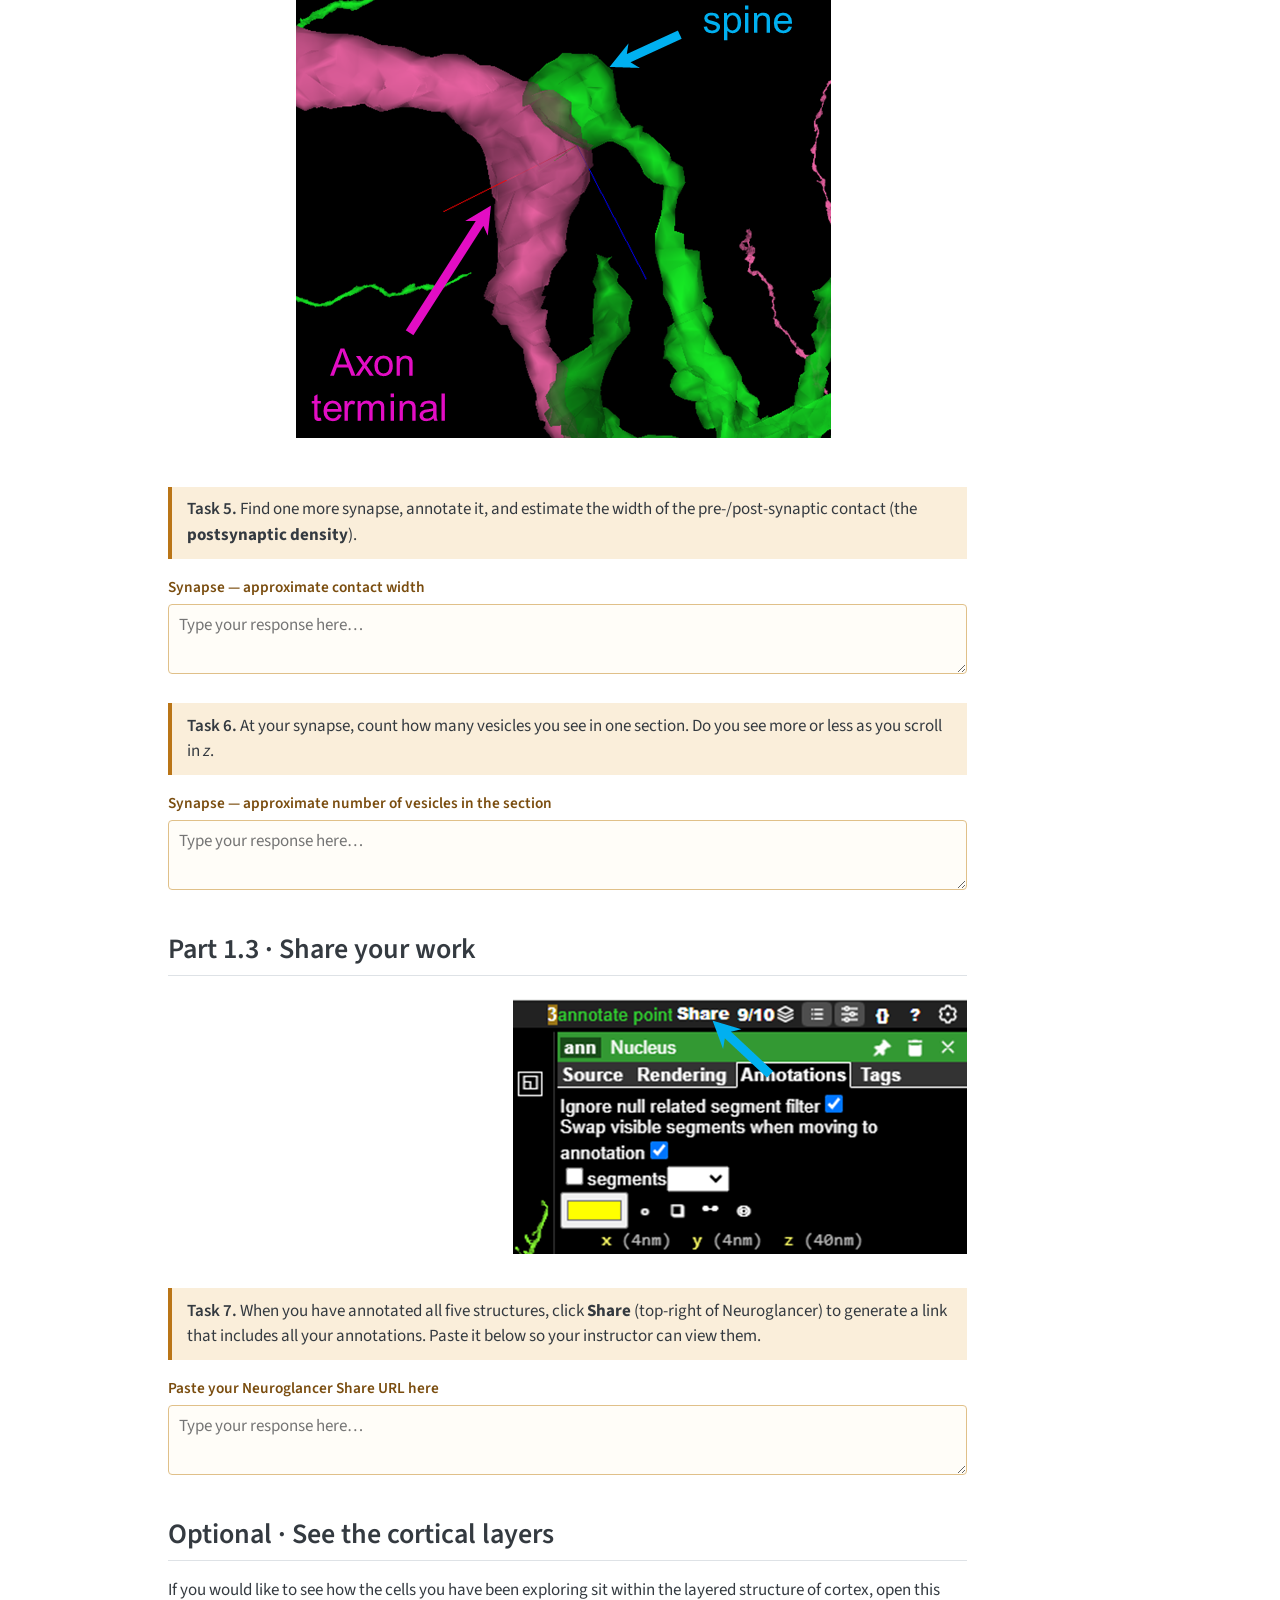
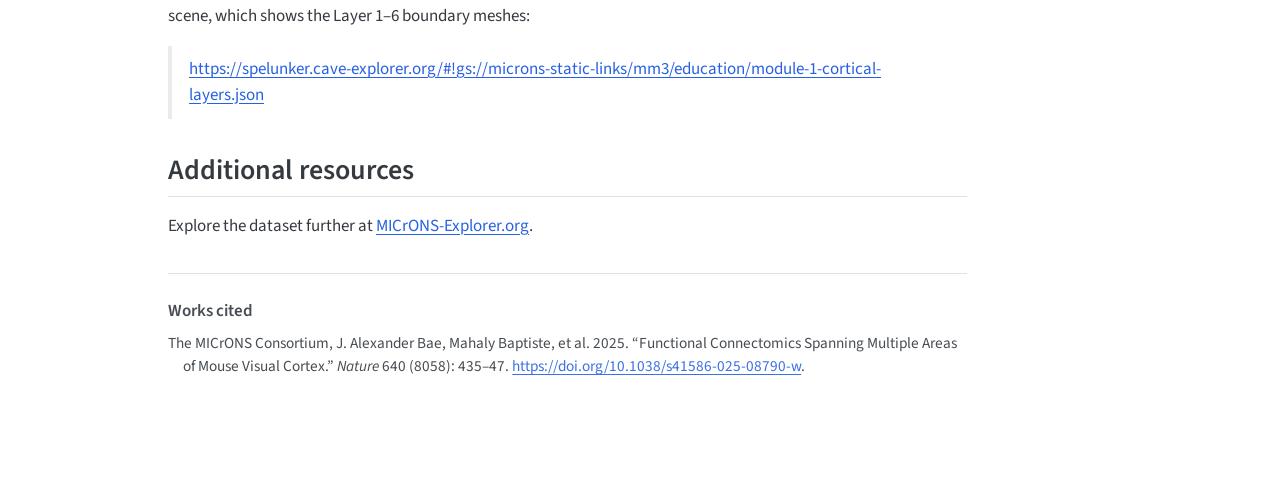
<file: module-1.html>
<!DOCTYPE html>
<html xmlns="http://www.w3.org/1999/xhtml" lang="en" xml:lang="en"><head>

<meta charset="utf-8">
<meta name="generator" content="quarto-1.10.18">

<meta name="viewport" content="width=device-width, initial-scale=1.0, user-scalable=yes">

<meta name="author" content="Bethanny Danskin">

<title>Module 1 · Neuroglancer Navigation &amp; Organelles – MICrONS Workshop</title>
<style>
/* Default styles provided by pandoc.
** See https://pandoc.org/MANUAL.html#variables-for-html for config info.
*/
span.smallcaps{font-variant: small-caps;}
div.columns{display: flex; gap: 1.5em;}
div.column{flex: auto;}
@media screen {
div.columns{gap: min(4vw, 1.5em);}
div.column{overflow-x: auto;}
}
div.hanging-indent{margin-left: 1.5em; text-indent: -1.5em;}
ul.task-list{list-style: none;}
ul.task-list li input[type="checkbox"] {
  width: 0.8em;
  margin: 0 0.8em 0.2em -1em; /* quarto-specific, see https://github.com/quarto-dev/quarto-cli/issues/4556 */ 
  vertical-align: middle;
}
/* CSS for citations */
div.csl-bib-body { }
div.csl-entry {
  clear: both;
}
.hanging-indent div.csl-entry {
  margin-left:2em;
  text-indent:-2em;
}
div.csl-left-margin {
  min-width:2em;
  float:left;
}
div.csl-right-inline {
  margin-left:2em;
  padding-left:1em;
}
div.csl-indent {
  margin-left: 2em;
}</style>


<script src="site_libs/quarto-nav/quarto-nav.js"></script>
<script src="site_libs/quarto-nav/headroom.min.js"></script>
<script src="site_libs/clipboard/clipboard.min.js"></script>
<script src="site_libs/quarto-search/autocomplete.umd.js"></script>
<script src="site_libs/quarto-search/fuse.min.js"></script>
<script src="site_libs/quarto-search/quarto-search.js"></script>
<meta name="quarto:offset" content="./">
<link href="./resources/ai_logos/AI_lens_blue.svg" rel="icon" type="image/svg+xml">
<script src="site_libs/quarto-html/quarto.js" type="module"></script>
<script src="site_libs/quarto-html/tabsets/tabsets.js" type="module"></script>
<script src="site_libs/quarto-html/popper.min.js"></script>
<script src="site_libs/quarto-html/tippy.umd.min.js"></script>
<script src="site_libs/quarto-html/anchor.min.js"></script>
<link href="site_libs/quarto-html/tippy.css" rel="stylesheet">
<link href="site_libs/quarto-html/quarto-syntax-highlighting-64a204ab8560d761af7679ceaba22944.css" rel="stylesheet" id="quarto-text-highlighting-styles">
<script src="site_libs/bootstrap/bootstrap.min.js"></script>
<link href="site_libs/bootstrap/bootstrap-icons.css" rel="stylesheet">
<link href="site_libs/bootstrap/bootstrap-172ba59bd5e0b52282274ba0c0cc16fc.min.css" rel="stylesheet" append-hash="true" id="quarto-bootstrap" data-mode="light">
<script src="site_libs/quarto-contrib/kbd/kbd.js"></script>
<link href="site_libs/quarto-contrib/kbd/kbd.css" rel="stylesheet">
<script id="quarto-search-options" type="application/json">{
  "location": "navbar",
  "copy-button": false,
  "collapse-after": 3,
  "panel-placement": "end",
  "type": "overlay",
  "limit": 50,
  "keyboard-shortcut": [
    "f",
    "/",
    "s"
  ],
  "show-item-context": false,
  "language": {
    "search-no-results-text": "No results",
    "search-matching-documents-text": "matching documents",
    "search-copy-link-title": "Copy link to search",
    "search-hide-matches-text": "Hide additional matches",
    "search-more-match-text": "more match in this document",
    "search-more-matches-text": "more matches in this document",
    "search-clear-button-title": "Clear",
    "search-text-placeholder": "",
    "search-detached-cancel-button-title": "Cancel",
    "search-submit-button-title": "Submit",
    "search-label": "Search"
  }
}</script>


<link rel="stylesheet" href="styles.css">
</head>

<body class="nav-fixed quarto-light">

<div id="quarto-search-results"></div>
  <header id="quarto-header" class="headroom fixed-top">
    <nav class="navbar navbar-expand-lg " data-bs-theme="dark">
      <div class="navbar-container container-fluid">
      <div class="navbar-brand-container mx-auto">
    <a href="./index.html" class="navbar-brand navbar-brand-logo">
    <img src="./resources/ai_logos/AI_lens_blue.svg" alt="Allen Institute" class="navbar-logo light-content">
    <img src="./resources/ai_logos/AI_lens_blue.svg" alt="Allen Institute" class="navbar-logo dark-content">
    </a>
    <a class="navbar-brand" href="./index.html">
    <span class="navbar-title">MICrONS Workshop</span>
    </a>
  </div>
            <div id="quarto-search" class="" title="Search"></div>
          <button class="navbar-toggler" type="button" data-bs-toggle="collapse" data-bs-target="#navbarCollapse" aria-controls="navbarCollapse" role="menu" aria-expanded="false" aria-label="Toggle navigation" onclick="if (window.quartoToggleHeadroom) { window.quartoToggleHeadroom(); }">
  <span class="navbar-toggler-icon"></span>
</button>
          <div class="collapse navbar-collapse" id="navbarCollapse">
            <ul class="navbar-nav navbar-nav-scroll me-auto">
  <li class="nav-item">
    <a class="nav-link" href="./index.html"> 
<span class="menu-text">Home</span></a>
  </li>  
  <li class="nav-item">
    <a class="nav-link active" href="./module-1.html" aria-current="page"> 
<span class="menu-text">1 · Navigation &amp; Organelles</span></a>
  </li>  
  <li class="nav-item">
    <a class="nav-link" href="./module-2.html"> 
<span class="menu-text">2 · Connectivity &amp; Dash Apps</span></a>
  </li>  
  <li class="nav-item">
    <a class="nav-link" href="./module-3.html"> 
<span class="menu-text">3 · Coding</span></a>
  </li>  
  <li class="nav-item">
    <a class="nav-link" href="./setup.html"> 
<span class="menu-text">Setup &amp; FAQ</span></a>
  </li>  
</ul>
          </div> <!-- /navcollapse -->
            <div class="quarto-navbar-tools">
    <div class="dropdown">
      <a href="" title="" id="quarto-navigation-tool-dropdown-0" class="quarto-navigation-tool dropdown-toggle px-1" data-bs-toggle="dropdown" aria-expanded="false" role="link" aria-label=""><i class="bi bi-github"></i></a>
      <ul class="dropdown-menu" aria-labelledby="quarto-navigation-tool-dropdown-0">
          <li>
            <a class="dropdown-item quarto-navbar-tools-item" href="https://github.com/bpdanskin/MICrONS_workshop_puget_sound/issues/new" target="_blank">
            Report Issue
            </a>
          </li>
      </ul>
    </div>
</div>
      </div> <!-- /container-fluid -->
    </nav>
</header>
<!-- content -->
<div id="quarto-content" class="quarto-container page-columns page-rows-contents page-layout-article page-navbar">
<!-- sidebar -->
<!-- margin-sidebar -->
    <div id="quarto-margin-sidebar" class="sidebar margin-sidebar">
        <nav id="TOC" role="doc-toc" class="toc-active">
    <h2 id="toc-title">On this page</h2>
   
  <ul>
  <li><a href="#overview" id="toc-overview" class="nav-link active" data-scroll-target="#overview">Overview</a></li>
  <li><a href="#learning-goals" id="toc-learning-goals" class="nav-link" data-scroll-target="#learning-goals">Learning goals</a></li>
  <li><a href="#part-1.1-getting-oriented-in-neuroglancer" id="toc-part-1.1-getting-oriented-in-neuroglancer" class="nav-link" data-scroll-target="#part-1.1-getting-oriented-in-neuroglancer">Part 1.1 · Getting oriented in Neuroglancer</a>
  <ul class="collapse">
  <li><a href="#layer-tabs" id="toc-layer-tabs" class="nav-link" data-scroll-target="#layer-tabs">Layer tabs</a></li>
  <li><a href="#imagery-brightnesscontrast" id="toc-imagery-brightnesscontrast" class="nav-link" data-scroll-target="#imagery-brightnesscontrast">Imagery brightness/contrast</a></li>
  <li><a href="#moving-in-the-3d-segmentation-panel" id="toc-moving-in-the-3d-segmentation-panel" class="nav-link" data-scroll-target="#moving-in-the-3d-segmentation-panel">Moving in the 3D (segmentation) panel</a></li>
  <li><a href="#moving-in-the-2d-em-panel" id="toc-moving-in-the-2d-em-panel" class="nav-link" data-scroll-target="#moving-in-the-2d-em-panel">Moving in the 2D (EM) panel</a></li>
  </ul></li>
  <li><a href="#part-1.2-organelles-and-ultrastructure-in-em" id="toc-part-1.2-organelles-and-ultrastructure-in-em" class="nav-link" data-scroll-target="#part-1.2-organelles-and-ultrastructure-in-em">Part 1.2 · Organelles and ultrastructure in EM</a>
  <ul class="collapse">
  <li><a href="#nucleus" id="toc-nucleus" class="nav-link" data-scroll-target="#nucleus">Nucleus</a></li>
  <li><a href="#mitochondria" id="toc-mitochondria" class="nav-link" data-scroll-target="#mitochondria">Mitochondria</a></li>
  <li><a href="#smooth-endoplasmic-reticulum" id="toc-smooth-endoplasmic-reticulum" class="nav-link" data-scroll-target="#smooth-endoplasmic-reticulum">Smooth endoplasmic reticulum</a></li>
  <li><a href="#myelinated-axons" id="toc-myelinated-axons" class="nav-link" data-scroll-target="#myelinated-axons">Myelinated axons</a></li>
  <li><a href="#synapses" id="toc-synapses" class="nav-link" data-scroll-target="#synapses">Synapses</a></li>
  </ul></li>
  <li><a href="#part-1.3-share-your-work" id="toc-part-1.3-share-your-work" class="nav-link" data-scroll-target="#part-1.3-share-your-work">Part 1.3 · Share your work</a></li>
  <li><a href="#optional-see-the-cortical-layers" id="toc-optional-see-the-cortical-layers" class="nav-link" data-scroll-target="#optional-see-the-cortical-layers">Optional · See the cortical layers</a></li>
  <li><a href="#additional-resources" id="toc-additional-resources" class="nav-link" data-scroll-target="#additional-resources">Additional resources</a></li>
  <li><a href="#works-cited" id="toc-works-cited" class="nav-link" data-scroll-target="#works-cited">Works cited</a></li>
  </ul>
<div class="quarto-other-links"><h2>Other Links</h2><ul><li><a href="https://github.com/bpdanskin/MICrONS_workshop_puget_sound/issues/new" target="_blank"><i class="bi bi-bug"></i>Report Issue</a></li></ul></div></nav>
    </div>
<!-- main -->
<main class="content" id="quarto-document-content">

<header id="title-block-header" class="quarto-title-block default">
<div class="quarto-title">
<h1 class="title">Module 1 · Neuroglancer Navigation &amp; Organelles</h1>
<p class="subtitle lead">MICrONS workshop</p>
</div>



<div class="quarto-title-meta">

    <div>
    <div class="quarto-title-meta-heading">Author</div>
    <div class="quarto-title-meta-contents">
             <p>Bethanny Danskin </p>
          </div>
  </div>
    
  
    
  </div>
  


</header>


<div class="quarto-figure quarto-figure-center">
<figure class="figure">
<p><img src="resources/module_2_em_cover.png" class="img-fluid quarto-figure quarto-figure-center figure-img"></p>
</figure>
</div>
<section id="overview" class="level2">
<h2 class="anchored" data-anchor-id="overview">Overview</h2>
<p>In this first module you will get oriented in <strong>Neuroglancer</strong> — the browser tool used to explore the MICrONS reconstruction of mouse visual cortex — and then use it to identify subcellular <strong>organelles and ultrastructure</strong> in the raw electron-microscopy (EM) data.</p>
<p>The MICrONS volume is one cubic millimeter of cortex, imaged by EM and densely segmented into ~200,000 cells and ~500 million synapses <span class="citation" data-cites="the_microns_consortium_functional_2025">(<a href="#ref-the_microns_consortium_functional_2025" role="doc-biblioref">The MICrONS Consortium et al. 2025</a>)</span>.</p>
</section>
<section id="learning-goals" class="level2">
<h2 class="anchored" data-anchor-id="learning-goals">Learning goals</h2>
<ul>
<li>Navigate the EM, segmentation, and annotation panels of Neuroglancer, and move through the raw EM volume in 2D and 3D.</li>
<li>Identify neuronal ultrastructure in EM — nuclei, mitochondria, smooth ER, myelinated axons, and synapses — and relate each to its function.</li>
<li>Place point annotations on structures you find and share a Neuroglancer state with your instructor.</li>
</ul>
<div class="callout callout-style-default callout-tip callout-titled">
<div class="callout-header d-flex align-content-center">
<div class="callout-icon-container">
<i class="callout-icon"></i>
</div>
<div class="callout-title-container flex-fill">
<span class="screen-reader-only">Tip</span>Before you start
</div>
</div>
<div class="callout-body-container callout-body">
<p>If you have not already, work through the <a href="./setup.html">Setup &amp; FAQ</a> page — you need a Google login and a one-time Terms-of-Service acceptance to view the data. Your answers on this page save automatically in your browser; use <strong>Download all</strong> (bottom-right) to export them.</p>
</div>
</div>
</section>
<section id="part-1.1-getting-oriented-in-neuroglancer" class="level2">
<h2 class="anchored" data-anchor-id="part-1.1-getting-oriented-in-neuroglancer">Part 1.1 · Getting oriented in Neuroglancer</h2>
<p>Open the Module 1 scene by clicking the link (or paste it into Chrome or Firefox):</p>
<blockquote class="blockquote">
<p><a href="https://spelunker.cave-explorer.org/#!gs://microns-static-links/mm3/education/module-2-organelles.json" class="uri">https://spelunker.cave-explorer.org/#!gs://microns-static-links/mm3/education/module-2-organelles.json</a></p>
</blockquote>
<p>You should see three panels:</p>
<div class="quarto-figure quarto-figure-center">
<figure class="figure">
<p><img src="resources/neuroglancer_2D_UI.png" class="img-fluid quarto-figure quarto-figure-center figure-img"></p>
</figure>
</div>
<ul>
<li>The <strong>left panel</strong> shows the raw EM images — the imaged sections of the cortical volume. Here you are looking directly into the nucleus of a neuron.</li>
<li>The <strong>middle panel</strong> shows the 3D segmentation: the reconstructed neuron (a pyramidal cell) whose nucleus you are looking at, with its dendritic arbor and a thin axon leaving the soma.</li>
<li>The <strong>right panel</strong> holds the settings for whichever layer you select.</li>
</ul>
<div class="callout callout-style-default callout-caution callout-titled">
<div class="callout-header d-flex align-content-center collapsed" data-bs-toggle="collapse" data-bs-target=".callout-2-contents" aria-controls="callout-2" aria-expanded="false" aria-label="Toggle callout">
<div class="callout-icon-container">
<i class="callout-icon"></i>
</div>
<div class="callout-title-container flex-fill">
<span class="screen-reader-only">Caution</span>If the segmentation does not render
</div>
<div class="callout-btn-toggle d-inline-block border-0 py-1 ps-1 pe-0 float-end"><i class="callout-toggle"></i></div>
</div>
<div id="callout-2" class="callout-2-contents callout-collapse collapse">
<div class="callout-body-container callout-body">
<p>Accept the Terms of Service on your Google account (<a href="https://global.daf-apis.com/sticky_auth/api/v1/tos/2/accept" class="uri">https://global.daf-apis.com/sticky_auth/api/v1/tos/2/accept</a>), hard-refresh, and if a red error persists, ask your instructor. More in the <a href="./setup.html">Setup &amp; FAQ</a>.</p>
</div>
</div>
</div>
<section id="layer-tabs" class="level3">
<h3 class="anchored" data-anchor-id="layer-tabs">Layer tabs</h3>
<p>The boxes across the top of the EM panel are <strong>layer</strong> tabs. The <code>img</code> tab is the raw EM image layer.</p>
<div class="quarto-figure quarto-figure-center">
<figure class="figure">
<p><img src="resources/neuroglancer_2D_UI_1_layers.png" class="img-fluid quarto-figure quarto-figure-center figure-img"></p>
</figure>
</div>
<ul>
<li><kbd title="mac: Ctrl-Click, windows: Right-Click" aria-hidden="true" data-mac="Ctrl-Click" data-windows="Right-Click"></kbd><span class="visually-hidden"></span> a layer tab to open its settings in the right-hand panel.</li>
<li><kbd title="left-click" aria-hidden="true">left-click</kbd><span class="visually-hidden">left-click</span> a layer tab to toggle it on/off (a strikethrough means it is off).</li>
<li>Do <strong>not</strong> click the “x” or trashcan — that removes the layer entirely.</li>
</ul>
</section>
<section id="imagery-brightnesscontrast" class="level3">
<h3 class="anchored" data-anchor-id="imagery-brightnesscontrast">Imagery brightness/contrast</h3>
<p>You can edit the brightness and contrast of the imagery layer with the “shader tool”. You can either access this from:</p>
<ol type="1">
<li><kbd title="mac: Ctrl-Click, windows: Right-Click" aria-hidden="true" data-mac="Ctrl-Click" data-windows="Right-Click"></kbd><span class="visually-hidden"></span> on the <code>img</code> layer tab to open its settings in the right-hand panel.</li>
<li>open the “Rendering” submenu</li>
<li>scroll down to the “shader controls”</li>
</ol>
<p>Or, use the Palette Tool shortcut (wrench in the open menu) and select: “Shader Controls”. This opens a submenu within your view where you can adjust the brightness and contrast slider</p>
<div class="quarto-figure quarto-figure-center">
<figure class="figure">
<p><img src="resources/module-1-shader-palette.png" class="img-fluid quarto-figure quarto-figure-center figure-img"></p>
</figure>
</div>
</section>
<section id="moving-in-the-3d-segmentation-panel" class="level3">
<h3 class="anchored" data-anchor-id="moving-in-the-3d-segmentation-panel">Moving in the 3D (segmentation) panel</h3>
<div class="quarto-figure quarto-figure-center">
<figure class="figure">
<p><img src="resources/neuroglancer_neuron_compartments.png" class="img-fluid quarto-figure quarto-figure-center figure-img"></p>
</figure>
</div>
<ul>
<li>Jump to a location: <kbd title="mac: Ctrl-Click, windows: Right-Click" aria-hidden="true" data-mac="Ctrl-Click" data-windows="Right-Click"></kbd><span class="visually-hidden"></span></li>
<li>Rotate: <kbd title="Left-Click" aria-hidden="true">Left-Click</kbd><span class="visually-hidden">Left-Click</span> + drag</li>
<li>Pan: <kbd title="Shift+Left-Click" aria-hidden="true">Shift+Left-Click</kbd><span class="visually-hidden">Shift+Left-Click</span> + drag</li>
<li>Zoom: <kbd title="Ctrl" aria-hidden="true">Ctrl</kbd><span class="visually-hidden">Ctrl</span> + <kbd title="scroll-wheel" aria-hidden="true">scroll-wheel</kbd><span class="visually-hidden">scroll-wheel</span></li>
</ul>
</section>
<section id="moving-in-the-2d-em-panel" class="level3">
<h3 class="anchored" data-anchor-id="moving-in-the-2d-em-panel">Moving in the 2D (EM) panel</h3>
<ul>
<li>Pan: <kbd title="Left-Click" aria-hidden="true">Left-Click</kbd><span class="visually-hidden">Left-Click</span> + drag</li>
<li>Zoom: <kbd title="Ctrl" aria-hidden="true">Ctrl</kbd><span class="visually-hidden">Ctrl</span> + <kbd title="scroll-wheel" aria-hidden="true">scroll-wheel</kbd><span class="visually-hidden">scroll-wheel</span></li>
<li>Step through sections in z: <kbd title="scroll-wheel" aria-hidden="true">scroll-wheel</kbd><span class="visually-hidden">scroll-wheel</span>, or <kbd title="," aria-hidden="true">,</kbd><span class="visually-hidden">,</span> / <kbd title="." aria-hidden="true">.</kbd><span class="visually-hidden">.</span></li>
</ul>
<div class="callout callout-style-default callout-caution callout-titled">
<div class="callout-header d-flex align-content-center">
<div class="callout-icon-container">
<i class="callout-icon"></i>
</div>
<div class="callout-title-container flex-fill">
Caution
</div>
</div>
<div class="callout-body-container callout-body">
<p>This data is <em>anisotropic</em> — sections are thicker than they are wide. Keep the 2D plane square-on; if it rotates accidentally, hover over the 2D panel and press <kbd title="z" aria-hidden="true">z</kbd><span class="visually-hidden">z</span> to reset. Toggle the section overlay in 3D with <kbd title="s" aria-hidden="true">s</kbd><span class="visually-hidden">s</span>.</p>
</div>
</div>
<ul>
<li>Select more segments with <kbd title="Double-Left-Click" aria-hidden="true">Double-Left-Click</kbd><span class="visually-hidden">Double-Left-Click</span> to highlight the segment in both 2D and 3D. Double click again to hide (can still be found on your righthand segment menu)</li>
</ul>
<p>Take a couple of minutes to rotate, pan, zoom, and step through z until the controls feel natural.</p>
</section>
</section>
<section id="part-1.2-organelles-and-ultrastructure-in-em" class="level2">
<h2 class="anchored" data-anchor-id="part-1.2-organelles-and-ultrastructure-in-em">Part 1.2 · Organelles and ultrastructure in EM</h2>
<p>The scene has a pre-made annotation <strong>layer for each structure below</strong>, with three examples already placed. For each:</p>
<ol type="1">
<li><kbd title="left-click" aria-hidden="true">left-click</kbd><span class="visually-hidden">left-click</span> the layer tab to reveal it</li>
<li><kbd title="mac: Ctrl-Click, windows: Right-Click" aria-hidden="true" data-mac="Ctrl-Click" data-windows="Right-Click"></kbd><span class="visually-hidden"></span> the same tab to load its annotations into the right-hand panel</li>
<li><kbd title="mac: Ctrl-Click, windows: Right-Click" aria-hidden="true" data-mac="Ctrl-Click" data-windows="Right-Click"></kbd><span class="visually-hidden"></span> each annotation to jump to it.</li>
</ol>
<p>Then find <strong>one more</strong> of your own with the point-annotation tool (<kbd title="Ctrl+Left-Click" aria-hidden="true">Ctrl+Left-Click</kbd><span class="visually-hidden">Ctrl+Left-Click</span> on the EM image), and estimate its size from the scale bar (bottom-left of the EM panel).</p>
<div class="quarto-figure quarto-figure-right">
<figure class="figure">
<p><img src="resources/neuroglancer_ui_annotation_menu_1.png" class="img-fluid figure-img"></p>
<figcaption>The annotation panel: use the point tool, then add a size estimate in the description field of each annotation.</figcaption>
</figure>
</div>
<section id="nucleus" class="level3">
<h3 class="anchored" data-anchor-id="nucleus">Nucleus</h3>
<p>Houses the DNA and is the site of transcription. The blue arrow marks the interior; the yellow arrow the nuclear membrane. Surrounding axons and dendrites look tiny by comparison.</p>
<div class="quarto-figure quarto-figure-center">
<figure class="figure">
<p><img src="resources/EM_nucleus.png" class="img-fluid quarto-figure quarto-figure-center figure-img"></p>
</figure>
</div>
<div class="task">
<p>Find one more nucleus, annotate it, and estimate its diameter (with units) using the scale bar.</p>
</div>
<div class="answer-box"><label class="answer-prompt" for="af-m1-nucleus">Nucleus — approximate size (with units)</label><textarea id="af-m1-nucleus" class="answer-field" data-answer-id="m1-nucleus" rows="2" placeholder="Type your response here…"></textarea></div>
</section>
<section id="mitochondria" class="level3">
<h3 class="anchored" data-anchor-id="mitochondria">Mitochondria</h3>
<p>The cell’s ATP factories (blue arrow), often positioned near synapses where energy demand is high.</p>
<div class="quarto-figure quarto-figure-center">
<figure class="figure">
<p><img src="resources/EM_mitochondria.png" class="img-fluid quarto-figure quarto-figure-center figure-img"></p>
</figure>
</div>
<div class="callout callout-style-default callout-tip callout-titled">
<div class="callout-header d-flex align-content-center">
<div class="callout-icon-container">
<i class="callout-icon"></i>
</div>
<div class="callout-title-container flex-fill">
Tip
</div>
</div>
<div class="callout-body-container callout-body">
<p>Adjust brightness/contrast with the <strong>Shader Control</strong> submenu in the layer’s Tool Palette.</p>
</div>
</div>
<div class="task">
<p>Find one more mitochondrion, annotate it, and estimate its size.</p>
</div>
<div class="answer-box"><label class="answer-prompt" for="af-m1-mito">Mitochondria — approximate size</label><textarea id="af-m1-mito" class="answer-field" data-answer-id="m1-mito" rows="2" placeholder="Type your response here…"></textarea></div>
</section>
<section id="smooth-endoplasmic-reticulum" class="level3">
<h3 class="anchored" data-anchor-id="smooth-endoplasmic-reticulum">Smooth endoplasmic reticulum</h3>
<p>Tubular, ribosome-free membrane (blue arrow); a site of lipid synthesis and intracellular calcium storage. Usually found in the soma, near the nucleus.</p>
<div class="quarto-figure quarto-figure-center">
<figure class="figure">
<p><img src="resources/EM_smooth_ER.png" class="img-fluid quarto-figure quarto-figure-center figure-img"></p>
</figure>
</div>
<div class="task">
<p>Find one more example of smooth ER, annotate it, and estimate its width in the plane of section.</p>
</div>
<div class="answer-box"><label class="answer-prompt" for="af-m1-ser">Smooth ER — approximate width and length</label><textarea id="af-m1-ser" class="answer-field" data-answer-id="m1-ser" rows="2" placeholder="Type your response here…"></textarea></div>
</section>
<section id="myelinated-axons" class="level3">
<h3 class="anchored" data-anchor-id="myelinated-axons">Myelinated axons</h3>
<p>Myelin is a fatty, insulating wrap made of oligodendrocyte membranes that speeds conduction. In EM it appears as dark concentric rings around a transected axon (blue arrows).</p>
<div class="quarto-figure quarto-figure-center">
<figure class="figure">
<p><img src="resources/EM_myelin.png" class="img-fluid quarto-figure quarto-figure-center figure-img"></p>
</figure>
</div>
<div class="task">
<p>Find one more myelinated axon, annotate it, and estimate the axon diameter (including the myelin sheath).</p>
</div>
<div class="answer-box"><label class="answer-prompt" for="af-m1-myelin">Myelinated axon — approximate diameter</label><textarea id="af-m1-myelin" class="answer-field" data-answer-id="m1-myelin" rows="2" placeholder="Type your response here…"></textarea></div>
</section>
<section id="synapses" class="level3">
<h3 class="anchored" data-anchor-id="synapses">Synapses</h3>
<p>Identified by presynaptic <strong>vesicles</strong> (blue arrows) and pre-/post-synaptic <strong>densities</strong> (yellow arrowheads), with a thin synaptic cleft between them.</p>
<div class="quarto-figure quarto-figure-center">
<figure class="figure">
<p><img src="resources/EM_synapse.png" class="img-fluid quarto-figure quarto-figure-center figure-img"></p>
</figure>
</div>
<p>In the 3D panel, synapses often show up as a presynaptic axonal “bulge” meeting a postsynaptic spine “head.” <kbd title="double-left-click" aria-hidden="true">double-left-click</kbd><span class="visually-hidden">double-left-click</span> on the EM image to pull the pre- and post-synaptic partners into the 3D panel and rotate to see the contact.</p>
<div class="quarto-figure quarto-figure-center">
<figure class="figure">
<p><img src="resources/EM_synapse_mesh.png" class="img-fluid quarto-figure quarto-figure-center figure-img"></p>
</figure>
</div>
<div class="task">
<p>Find one more synapse, annotate it, and estimate the width of the pre-/post-synaptic contact (the <strong>postsynaptic density</strong>).</p>
</div>
<div class="answer-box"><label class="answer-prompt" for="af-m1-synapse">Synapse — approximate contact width</label><textarea id="af-m1-synapse" class="answer-field" data-answer-id="m1-synapse" rows="2" placeholder="Type your response here…"></textarea></div>
<div class="task">
<p>At your synapse, count how many vesicles you see in one section. Do you see more or less as you scroll in <em>z</em>.</p>
</div>
<div class="answer-box"><label class="answer-prompt" for="af-m1-synapse">Synapse — approximate number of vesicles in the section</label><textarea id="af-m1-synapse" class="answer-field" data-answer-id="m1-synapse" rows="2" placeholder="Type your response here…"></textarea></div>
</section>
</section>
<section id="part-1.3-share-your-work" class="level2">
<h2 class="anchored" data-anchor-id="part-1.3-share-your-work">Part 1.3 · Share your work</h2>
<div class="quarto-figure quarto-figure-right">
<figure class="figure">
<p><img src="resources/neuroglancer_ui_share_annotation.png" class="img-fluid quarto-figure quarto-figure-right figure-img"></p>
</figure>
</div>
<div class="task">
<p>When you have annotated all five structures, click <strong>Share</strong> (top-right of Neuroglancer) to generate a link that includes all your annotations. Paste it below so your instructor can view them.</p>
</div>
<div class="answer-box"><label class="answer-prompt" for="af-m1-share">Paste your Neuroglancer Share URL here</label><textarea id="af-m1-share" class="answer-field" data-answer-id="m1-share" rows="2" placeholder="Type your response here…"></textarea></div>
</section>
<section id="optional-see-the-cortical-layers" class="level2">
<h2 class="anchored" data-anchor-id="optional-see-the-cortical-layers">Optional · See the cortical layers</h2>
<p>If you would like to see how the cells you have been exploring sit within the layered structure of cortex, open this scene, which shows the Layer 1–6 boundary meshes:</p>
<blockquote class="blockquote">
<p><a href="https://spelunker.cave-explorer.org/#!gs://microns-static-links/mm3/education/module-1-cortical-layers.json" class="uri">https://spelunker.cave-explorer.org/#!gs://microns-static-links/mm3/education/module-1-cortical-layers.json</a></p>
</blockquote>
</section>
<section id="additional-resources" class="level2">
<h2 class="anchored" data-anchor-id="additional-resources">Additional resources</h2>
<p>Explore the dataset further at <a href="https://www.microns-explorer.org/cortical-mm3">MICrONS-Explorer.org</a>.</p>
</section>
<section id="works-cited" class="level2">




</section>

<a onclick="window.scrollTo(0, 0); return false;" role="button" id="quarto-back-to-top"><i class="bi bi-arrow-up"></i> Back to top</a><div id="quarto-appendix" class="default"><section class="quarto-appendix-contents" role="doc-bibliography" id="quarto-bibliography"><h2 class="anchored quarto-appendix-heading">Works cited</h2><div id="refs" class="references csl-bib-body hanging-indent" role="list">
<div id="ref-the_microns_consortium_functional_2025" class="csl-entry" role="listitem">
The MICrONS Consortium, J. Alexander Bae, Mahaly Baptiste, et al. 2025. <span>“Functional Connectomics Spanning Multiple Areas of Mouse Visual Cortex.”</span> <em>Nature</em> 640 (8058): 435–47. <a href="https://doi.org/10.1038/s41586-025-08790-w">https://doi.org/10.1038/s41586-025-08790-w</a>.
</div>
</div></section></div></main> <!-- /main -->
<!-- Floating export panel for client-side student answers.

     Included site-wide via include-after-body. Only appears on pages

     that contain .answer-field widgets. Nothing leaves the browser. -->

<div id="answers-panel" class="answers-panel no-print" hidden="">

  <span class="answers-panel-label">My answers</span>

  <button type="button" id="answers-download" class="answers-btn">⬇ Download all</button>

  <button type="button" id="answers-copy" class="answers-btn">⧉ Copy this page</button>

  <span id="answers-status" class="answers-status" aria-live="polite"></span>

</div>

<script>

(function () {

  "use strict";

  var PREFIX = "micronsws:";

  var pageKey = location.pathname;

  var pageTitle = (document.title || pageKey)

    .replace(/\s*[–—-]\s*MICrONS.*$/i, "").trim() || pageKey;



  function lsGet(k) { try { return localStorage.getItem(k); } catch (e) { return null; } }

  function lsSet(k, v) { try { localStorage.setItem(k, v); } catch (e) {} }

  function keyFor(id) { return PREFIX + pageKey + "::" + id; }



  var fields = Array.prototype.slice.call(document.querySelectorAll(".answer-field"));

  var panel = document.getElementById("answers-panel");

  if (!fields.length) { return; }          // no widgets on this page -> panel stays hidden

  if (panel) { panel.hidden = false; }



  // restore saved values + wire autosave

  fields.forEach(function (el) {

    var id = el.getAttribute("data-answer-id");

    var promptEl = el.previousElementSibling;

    var prompt = promptEl ? promptEl.textContent.trim() : id;

    var raw = lsGet(keyFor(id));

    if (raw) {

      try { var o = JSON.parse(raw); if (o && typeof o.v === "string") { el.value = o.v; } }

      catch (e) { el.value = raw; }

    }

    el.addEventListener("input", function () {

      lsSet(keyFor(id), JSON.stringify({ v: el.value, p: prompt, page: pageKey, title: pageTitle }));

    });

  });



  function collectAll() {

    var byPage = {};

    try {

      for (var i = 0; i < localStorage.length; i++) {

        var k = localStorage.key(i);

        if (k.indexOf(PREFIX) !== 0) { continue; }

        var o; try { o = JSON.parse(localStorage.getItem(k)); } catch (e) { continue; }

        if (!o || !o.v || !o.v.trim()) { continue; }

        var pg = o.title || o.page || "Answers";

        (byPage[pg] = byPage[pg] || []).push(o);

      }

    } catch (e) {}

    return byPage;

  }



  function toMarkdown(byPage) {

    var out = ["# MICrONS Workshop — my answers", "",

               "_Exported " + new Date().toLocaleString() + "_", ""];

    var pages = Object.keys(byPage);

    if (!pages.length) { return out.join("\n") + "\n\n(No answers recorded yet.)\n"; }

    pages.forEach(function (pg) {

      out.push("## " + pg, "");

      byPage[pg].forEach(function (o) { out.push("**" + (o.p || "Response") + "**", "", o.v, ""); });

    });

    return out.join("\n") + "\n";

  }



  function download(text) {

    var blob = new Blob([text], { type: "text/markdown;charset=utf-8" });

    var url = URL.createObjectURL(blob);

    var a = document.createElement("a");

    a.href = url;

    a.download = "microns-workshop-answers-" + new Date().toISOString().slice(0, 10) + ".md";

    document.body.appendChild(a); a.click(); document.body.removeChild(a);

    setTimeout(function () { URL.revokeObjectURL(url); }, 1000);

  }



  function flash(msg) {

    var s = document.getElementById("answers-status");

    if (!s) { return; }

    s.textContent = msg;

    setTimeout(function () { s.textContent = ""; }, 2500);

  }



  var dl = document.getElementById("answers-download");

  if (dl) { dl.addEventListener("click", function () { download(toMarkdown(collectAll())); flash("Downloaded ✓"); }); }



  var cp = document.getElementById("answers-copy");

  if (cp) {

    cp.addEventListener("click", function () {

      var one = {}; one[pageTitle] = [];

      fields.forEach(function (el) {

        var promptEl = el.previousElementSibling;

        one[pageTitle].push({ p: promptEl ? promptEl.textContent.trim() : el.getAttribute("data-answer-id"), v: el.value });

      });

      var text = toMarkdown(one);

      if (navigator.clipboard && navigator.clipboard.writeText) {

        navigator.clipboard.writeText(text).then(

          function () { flash("Copied this page ✓"); },

          function () { flash("Copy failed — use Download"); });

      } else { flash("Copy unsupported — use Download"); }

    });

  }

})();

</script>

<script id="quarto-html-after-body" type="application/javascript">
  window.document.addEventListener("DOMContentLoaded", function (event) {
    const icon = "";
    const anchorJS = new window.AnchorJS();
    anchorJS.options = {
      placement: 'right',
      icon: icon
    };
    anchorJS.add('.anchored');
    const isCodeAnnotation = (el) => {
      for (const clz of el.classList) {
        if (clz.startsWith('code-annotation-')) {                     
          return true;
        }
      }
      return false;
    }
    const onCopySuccess = function(e) {
      // button target
      const button = e.trigger;
      // don't keep focus
      button.blur();
      // flash "checked"
      button.classList.add('code-copy-button-checked');
      var currentTitle = button.getAttribute("title");
      button.setAttribute("title", "Copied!");
      let tooltip;
      if (window.bootstrap) {
        button.setAttribute("data-bs-toggle", "tooltip");
        button.setAttribute("data-bs-placement", "left");
        button.setAttribute("data-bs-title", "Copied!");
        tooltip = new bootstrap.Tooltip(button, 
          { trigger: "manual", 
            customClass: "code-copy-button-tooltip",
            offset: [0, -8]});
        tooltip.show();    
      }
      setTimeout(function() {
        if (tooltip) {
          tooltip.hide();
          button.removeAttribute("data-bs-title");
          button.removeAttribute("data-bs-toggle");
          button.removeAttribute("data-bs-placement");
        }
        button.setAttribute("title", currentTitle);
        button.classList.remove('code-copy-button-checked');
      }, 1000);
      // clear code selection
      e.clearSelection();
    }
    const getTextToCopy = function(trigger) {
      const outerScaffold = trigger.parentElement.cloneNode(true);
      const codeEl = outerScaffold.querySelector('code');
      for (const childEl of codeEl.children) {
        if (isCodeAnnotation(childEl)) {
          childEl.remove();
        }
      }
      return codeEl.innerText;
    }
    const clipboard = new window.ClipboardJS('.code-copy-button:not([data-in-quarto-modal])', {
      text: getTextToCopy
    });
    clipboard.on('success', onCopySuccess);
    if (window.document.getElementById('quarto-embedded-source-code-modal')) {
      const clipboardModal = new window.ClipboardJS('.code-copy-button[data-in-quarto-modal]', {
        text: getTextToCopy,
        container: window.document.getElementById('quarto-embedded-source-code-modal')
      });
      clipboardModal.on('success', onCopySuccess);
    }
      var localhostRegex = new RegExp(/^(?:http|https):\/\/localhost\:?[0-9]*\//);
      var mailtoRegex = new RegExp(/^mailto:/);
        var filterRegex = new RegExp("https:\/\/bpdanskin\.github\.io\/MICrONS_workshop_puget_sound\/");
      var isInternal = (href) => {
          return filterRegex.test(href) || localhostRegex.test(href) || mailtoRegex.test(href);
      }
      // Inspect non-navigation links and adorn them if external
     var links = window.document.querySelectorAll('a[href]:not(.nav-link):not(.navbar-brand):not(.toc-action):not(.sidebar-link):not(.sidebar-item-toggle):not(.pagination-link):not(.no-external):not([aria-hidden]):not(.dropdown-item):not(.quarto-navigation-tool):not(.about-link)');
      for (var i=0; i<links.length; i++) {
        const link = links[i];
        if (!isInternal(link.href)) {
          // undo the damage that might have been done by quarto-nav.js in the case of
          // links that we want to consider external
          if (link.dataset.originalHref !== undefined) {
            link.href = link.dataset.originalHref;
          }
            // target, if specified
            link.setAttribute("target", "_blank");
            if (link.getAttribute("rel") === null) {
              link.setAttribute("rel", "noopener");
            }
        }
      }
    function tippyHover(el, contentFn, onTriggerFn, onUntriggerFn) {
      const config = {
        allowHTML: true,
        maxWidth: 500,
        delay: 100,
        arrow: false,
        appendTo: function(el) {
            return el.parentElement;
        },
        interactive: true,
        interactiveBorder: 10,
        theme: 'quarto',
        placement: 'bottom-start',
      };
      if (contentFn) {
        config.content = contentFn;
      }
      if (onTriggerFn) {
        config.onTrigger = onTriggerFn;
      }
      if (onUntriggerFn) {
        config.onUntrigger = onUntriggerFn;
      }
      window.tippy(el, config); 
    }
    const noterefs = window.document.querySelectorAll('a[role="doc-noteref"]');
    for (var i=0; i<noterefs.length; i++) {
      const ref = noterefs[i];
      tippyHover(ref, function() {
        // use id or data attribute instead here
        let href = ref.getAttribute('data-footnote-href') || ref.getAttribute('href');
        try { href = new URL(href).hash; } catch {}
        const id = href.replace(/^#\/?/, "");
        const note = window.document.getElementById(id);
        if (note) {
          return note.innerHTML;
        } else {
          return "";
        }
      });
    }
    const xrefs = window.document.querySelectorAll('a.quarto-xref');
    const processXRef = (id, note) => {
      // Strip column container classes
      const stripColumnClz = (el) => {
        el.classList.remove("page-full", "page-columns");
        if (el.children) {
          for (const child of el.children) {
            stripColumnClz(child);
          }
        }
      }
      stripColumnClz(note)
      if (id === null || id.startsWith('sec-')) {
        // Special case sections, only their first couple elements
        const container = document.createElement("div");
        if (note.children && note.children.length > 2) {
          container.appendChild(note.children[0].cloneNode(true));
          for (let i = 1; i < note.children.length; i++) {
            const child = note.children[i];
            if (child.tagName === "P" && child.innerText === "") {
              continue;
            } else {
              container.appendChild(child.cloneNode(true));
              break;
            }
          }
          if (window.Quarto?.typesetMath) {
            window.Quarto.typesetMath(container);
          }
          return container.innerHTML
        } else {
          if (window.Quarto?.typesetMath) {
            window.Quarto.typesetMath(note);
          }
          return note.innerHTML;
        }
      } else {
        // Remove any anchor links if they are present
        const anchorLink = note.querySelector('a.anchorjs-link');
        if (anchorLink) {
          anchorLink.remove();
        }
        if (window.Quarto?.typesetMath) {
          window.Quarto.typesetMath(note);
        }
        if (note.classList.contains("callout")) {
          return note.outerHTML;
        } else {
          return note.innerHTML;
        }
      }
    }
    for (var i=0; i<xrefs.length; i++) {
      const xref = xrefs[i];
      tippyHover(xref, undefined, function(instance) {
        instance.disable();
        let url = xref.getAttribute('href');
        let hash = undefined; 
        if (url.startsWith('#')) {
          hash = url;
        } else {
          try { hash = new URL(url).hash; } catch {}
        }
        if (hash) {
          const id = hash.replace(/^#\/?/, "");
          const note = window.document.getElementById(id);
          if (note !== null) {
            try {
              const html = processXRef(id, note.cloneNode(true));
              instance.setContent(html);
            } finally {
              instance.enable();
              instance.show();
            }
          } else {
            // See if we can fetch this
            fetch(url.split('#')[0])
            .then(res => res.text())
            .then(html => {
              const parser = new DOMParser();
              const htmlDoc = parser.parseFromString(html, "text/html");
              const note = htmlDoc.getElementById(id);
              if (note !== null) {
                const html = processXRef(id, note);
                instance.setContent(html);
              } 
            }).finally(() => {
              instance.enable();
              instance.show();
            });
          }
        } else {
          // See if we can fetch a full url (with no hash to target)
          // This is a special case and we should probably do some content thinning / targeting
          fetch(url)
          .then(res => res.text())
          .then(html => {
            const parser = new DOMParser();
            const htmlDoc = parser.parseFromString(html, "text/html");
            const note = htmlDoc.querySelector('main.content');
            if (note !== null) {
              // This should only happen for chapter cross references
              // (since there is no id in the URL)
              // remove the first header
              if (note.children.length > 0 && note.children[0].tagName === "HEADER") {
                note.children[0].remove();
              }
              const html = processXRef(null, note);
              instance.setContent(html);
            } 
          }).finally(() => {
            instance.enable();
            instance.show();
          });
        }
      }, function(instance) {
      });
    }
        let selectedAnnoteEl;
        const selectorForAnnotation = ( cell, annotation) => {
          let cellAttr = 'data-code-cell="' + cell + '"';
          let lineAttr = 'data-code-annotation="' +  annotation + '"';
          const selector = 'span[' + cellAttr + '][' + lineAttr + ']';
          return selector;
        }
        const selectCodeLines = (annoteEl) => {
          const doc = window.document;
          const targetCell = annoteEl.getAttribute("data-target-cell");
          const targetAnnotation = annoteEl.getAttribute("data-target-annotation");
          const annoteSpan = window.document.querySelector(selectorForAnnotation(targetCell, targetAnnotation));
          const lines = annoteSpan.getAttribute("data-code-lines").split(",");
          const lineIds = lines.map((line) => {
            return targetCell + "-" + line;
          })
          let top = null;
          let height = null;
          let parent = null;
          if (lineIds.length > 0) {
              //compute the position of the single el (top and bottom and make a div)
              const el = window.document.getElementById(lineIds[0]);
              top = el.offsetTop;
              height = el.offsetHeight;
              parent = el.parentElement.parentElement;
            if (lineIds.length > 1) {
              const lastEl = window.document.getElementById(lineIds[lineIds.length - 1]);
              const bottom = lastEl.offsetTop + lastEl.offsetHeight;
              height = bottom - top;
            }
            if (top !== null && height !== null && parent !== null) {
              // cook up a div (if necessary) and position it 
              let div = window.document.getElementById("code-annotation-line-highlight");
              if (div === null) {
                div = window.document.createElement("div");
                div.setAttribute("id", "code-annotation-line-highlight");
                div.style.position = 'absolute';
                parent.appendChild(div);
              }
              div.style.top = top - 2 + "px";
              div.style.height = height + 4 + "px";
              div.style.left = 0;
              let gutterDiv = window.document.getElementById("code-annotation-line-highlight-gutter");
              if (gutterDiv === null) {
                gutterDiv = window.document.createElement("div");
                gutterDiv.setAttribute("id", "code-annotation-line-highlight-gutter");
                gutterDiv.style.position = 'absolute';
                const codeCell = window.document.getElementById(targetCell);
                const gutter = codeCell.querySelector('.code-annotation-gutter');
                gutter.appendChild(gutterDiv);
              }
              gutterDiv.style.top = top - 2 + "px";
              gutterDiv.style.height = height + 4 + "px";
            }
            selectedAnnoteEl = annoteEl;
          }
        };
        const unselectCodeLines = () => {
          const elementsIds = ["code-annotation-line-highlight", "code-annotation-line-highlight-gutter"];
          elementsIds.forEach((elId) => {
            const div = window.document.getElementById(elId);
            if (div) {
              div.remove();
            }
          });
          selectedAnnoteEl = undefined;
        };
          // Handle positioning of the toggle
      window.addEventListener(
        "resize",
        throttle(() => {
          elRect = undefined;
          if (selectedAnnoteEl) {
            selectCodeLines(selectedAnnoteEl);
          }
        }, 10)
      );
      function throttle(fn, ms) {
      let throttle = false;
      let timer;
        return (...args) => {
          if(!throttle) { // first call gets through
              fn.apply(this, args);
              throttle = true;
          } else { // all the others get throttled
              if(timer) clearTimeout(timer); // cancel #2
              timer = setTimeout(() => {
                fn.apply(this, args);
                timer = throttle = false;
              }, ms);
          }
        };
      }
        // Attach click handler to the DT
        const annoteDls = window.document.querySelectorAll('dt[data-target-cell]');
        for (const annoteDlNode of annoteDls) {
          annoteDlNode.addEventListener('click', (event) => {
            const clickedEl = event.target;
            if (clickedEl !== selectedAnnoteEl) {
              unselectCodeLines();
              const activeEl = window.document.querySelector('dt[data-target-cell].code-annotation-active');
              if (activeEl) {
                activeEl.classList.remove('code-annotation-active');
              }
              selectCodeLines(clickedEl);
              clickedEl.classList.add('code-annotation-active');
            } else {
              // Unselect the line
              unselectCodeLines();
              clickedEl.classList.remove('code-annotation-active');
            }
          });
        }
    const findCites = (el) => {
      const parentEl = el.parentElement;
      if (parentEl) {
        const cites = parentEl.dataset.cites;
        if (cites) {
          return {
            el,
            cites: cites.split(' ')
          };
        } else {
          return findCites(el.parentElement)
        }
      } else {
        return undefined;
      }
    };
    var bibliorefs = window.document.querySelectorAll('a[role="doc-biblioref"]');
    for (var i=0; i<bibliorefs.length; i++) {
      const ref = bibliorefs[i];
      const citeInfo = findCites(ref);
      if (citeInfo) {
        tippyHover(citeInfo.el, function() {
          var popup = window.document.createElement('div');
          citeInfo.cites.forEach(function(cite) {
            var citeDiv = window.document.createElement('div');
            citeDiv.classList.add('hanging-indent');
            citeDiv.classList.add('csl-entry');
            var biblioDiv = window.document.getElementById('ref-' + cite);
            if (biblioDiv) {
              citeDiv.innerHTML = biblioDiv.innerHTML;
            }
            popup.appendChild(citeDiv);
          });
          return popup.innerHTML;
        });
      }
    }
  });
  </script>
</div> <!-- /content -->




</body></html>
</file>
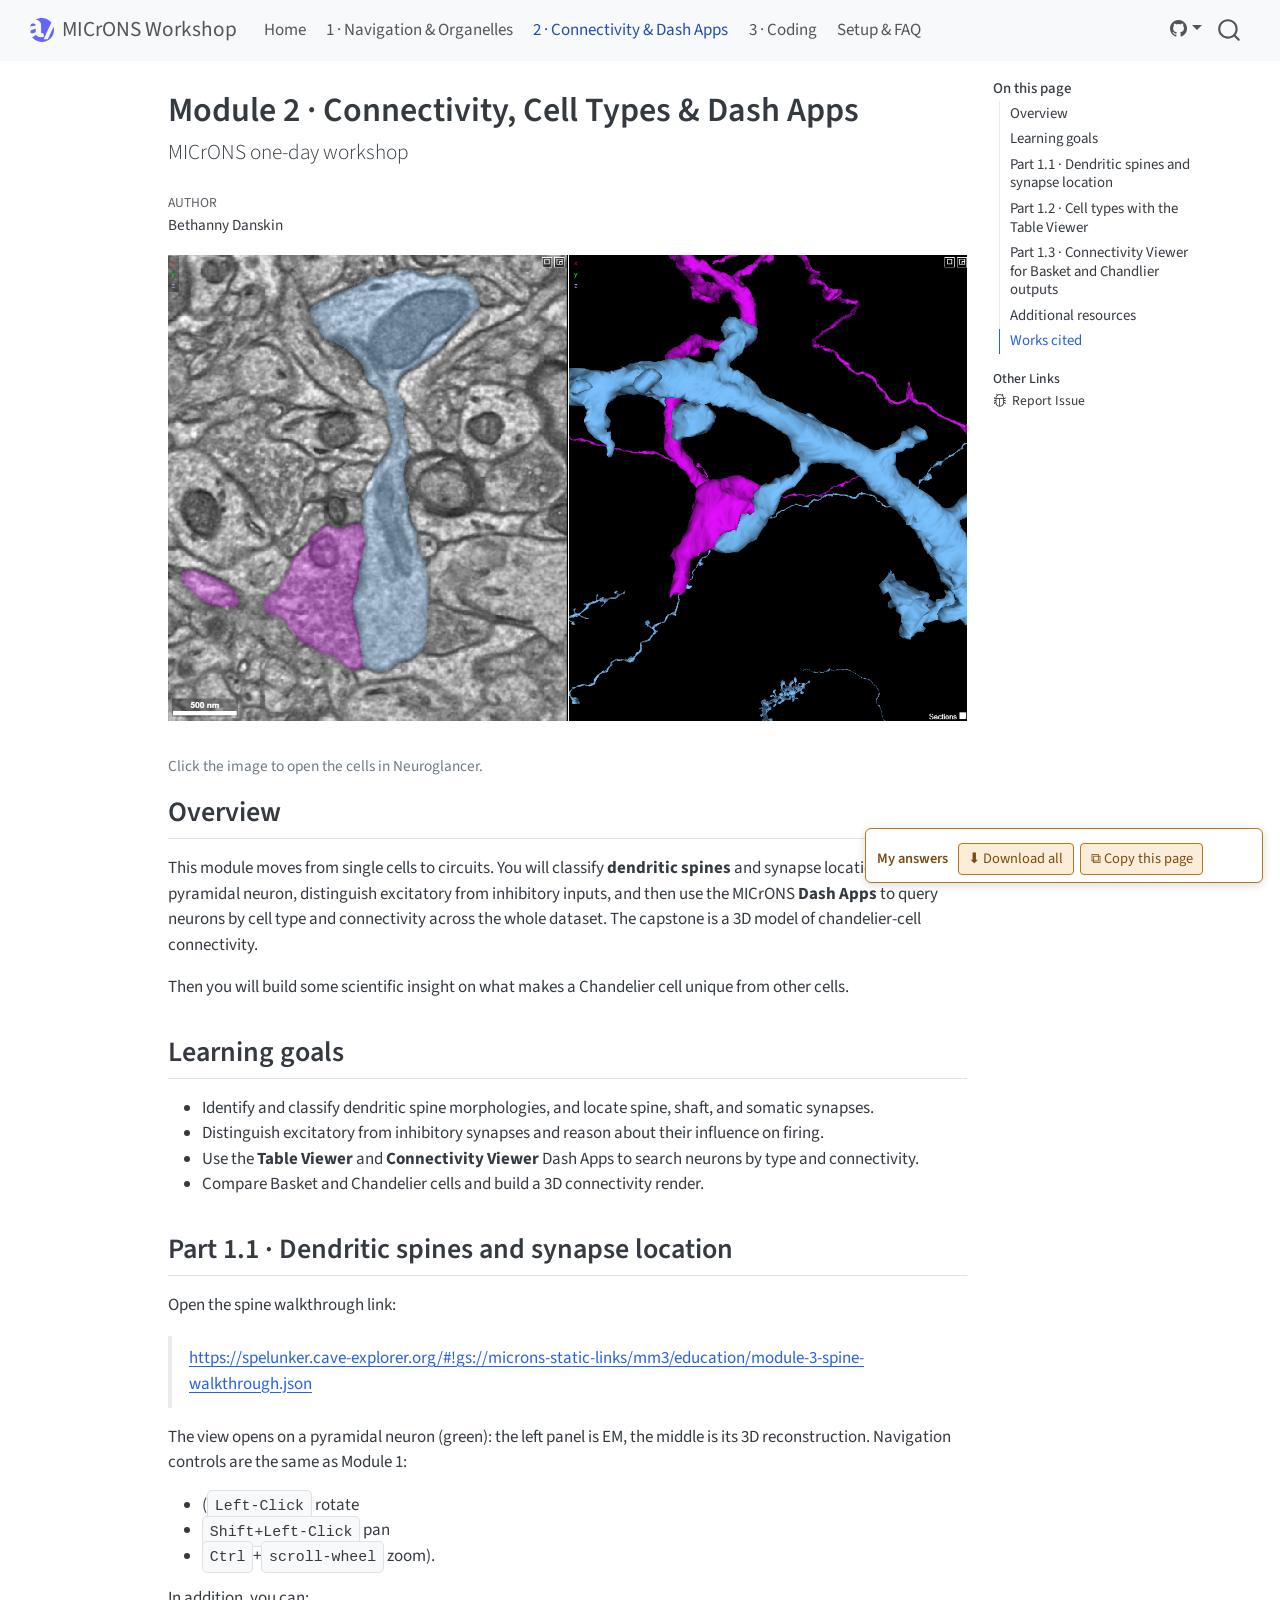
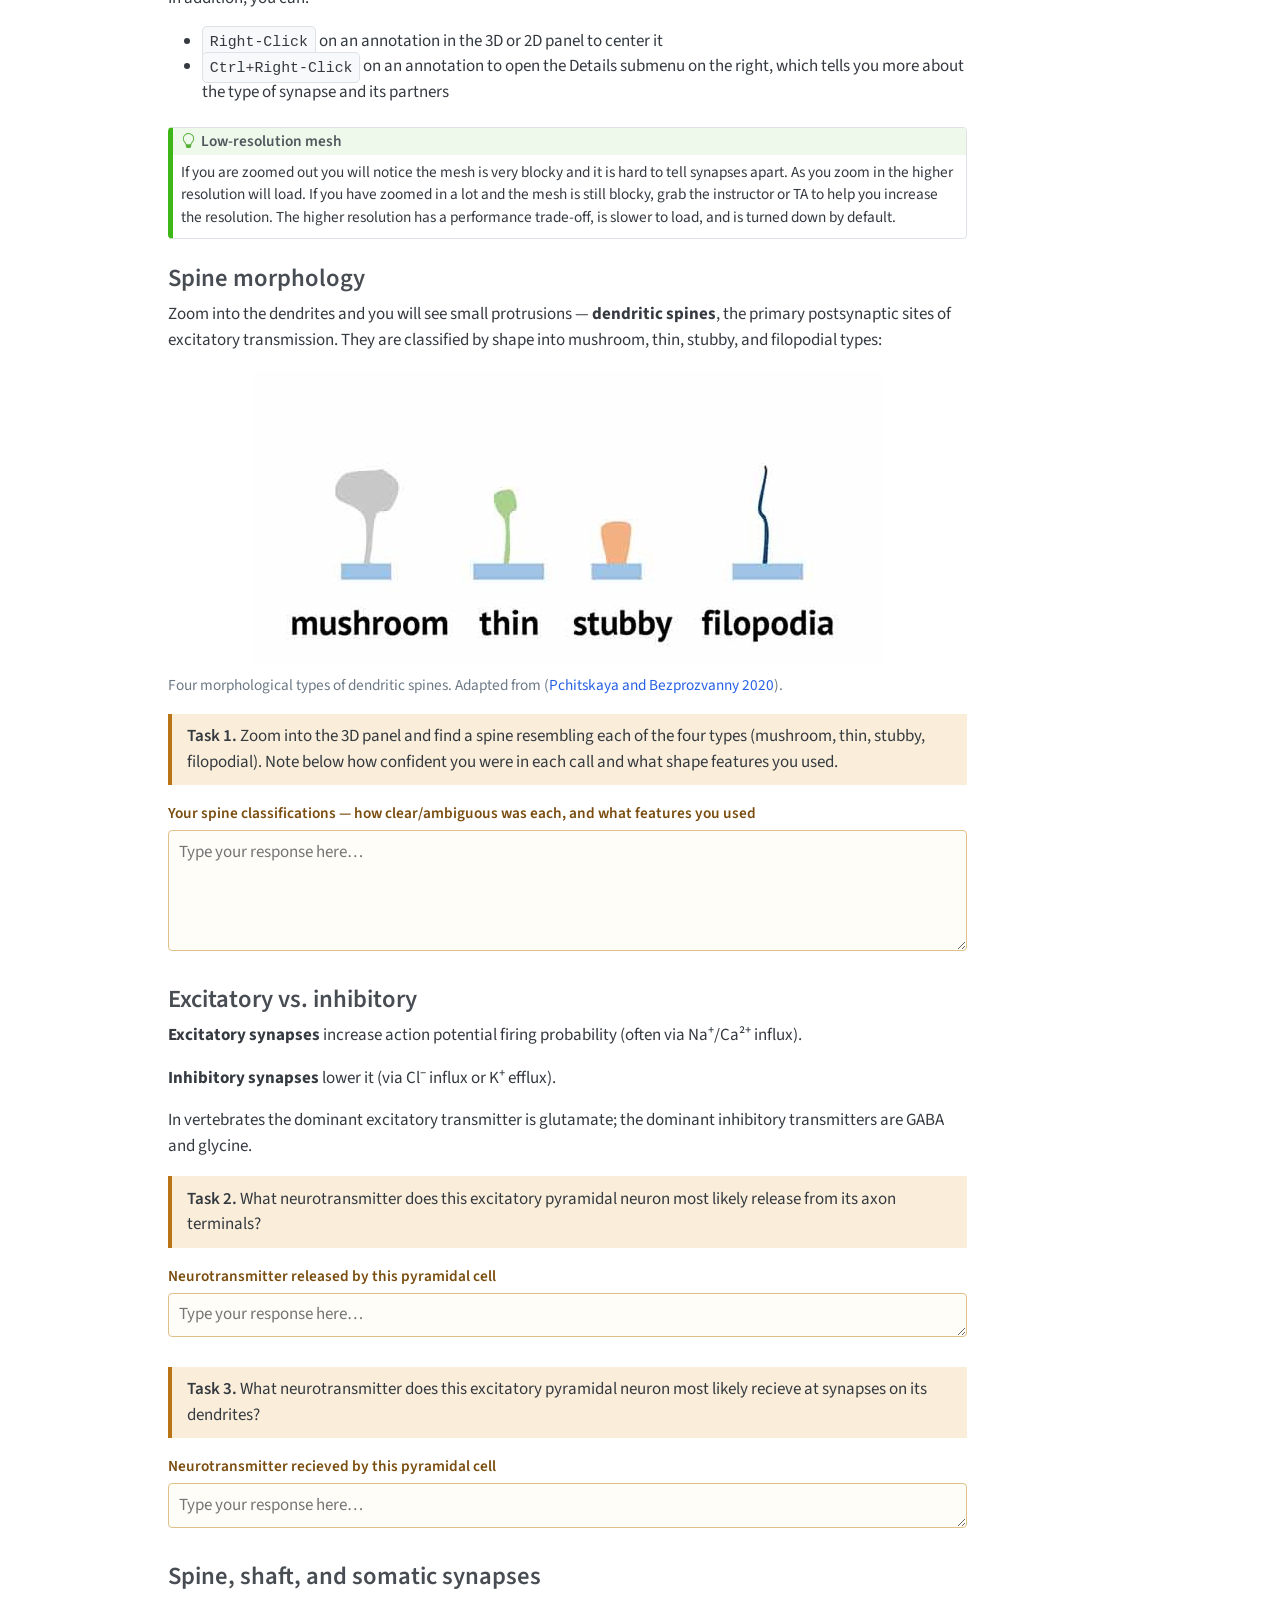
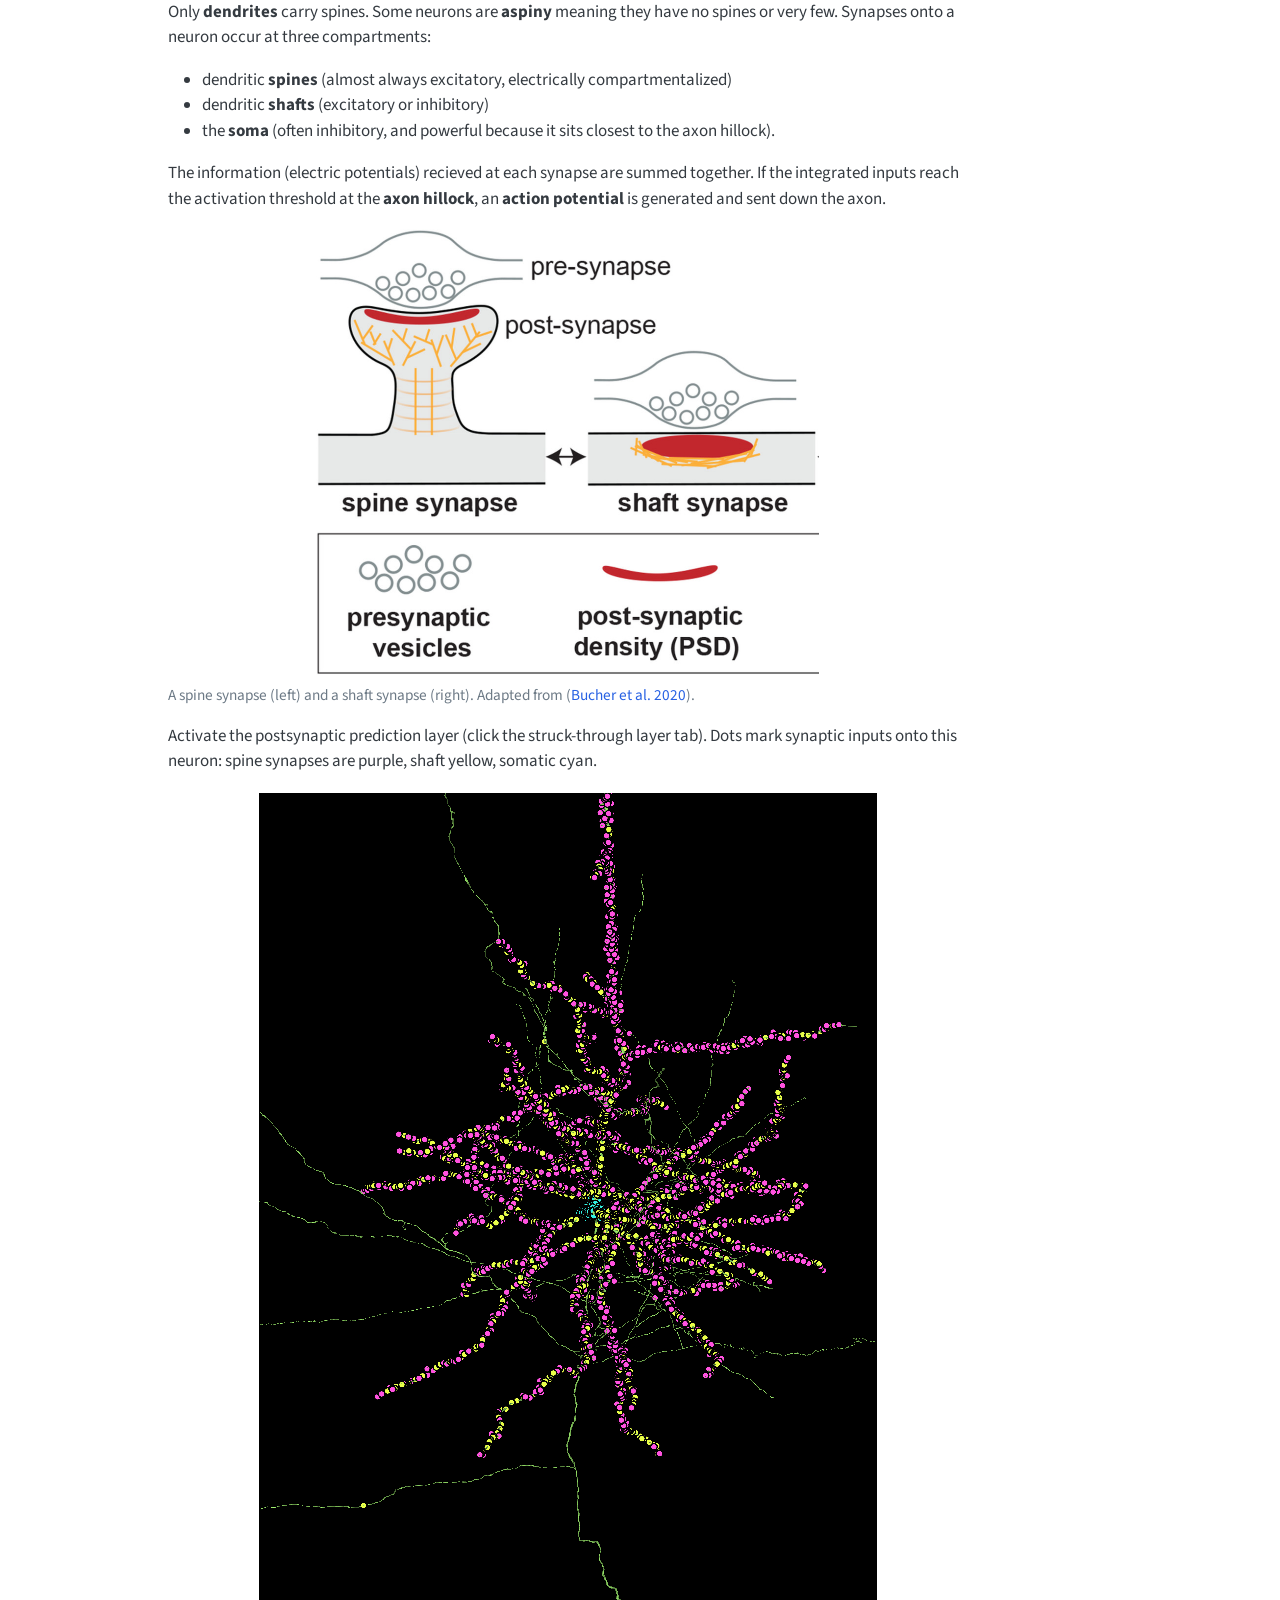
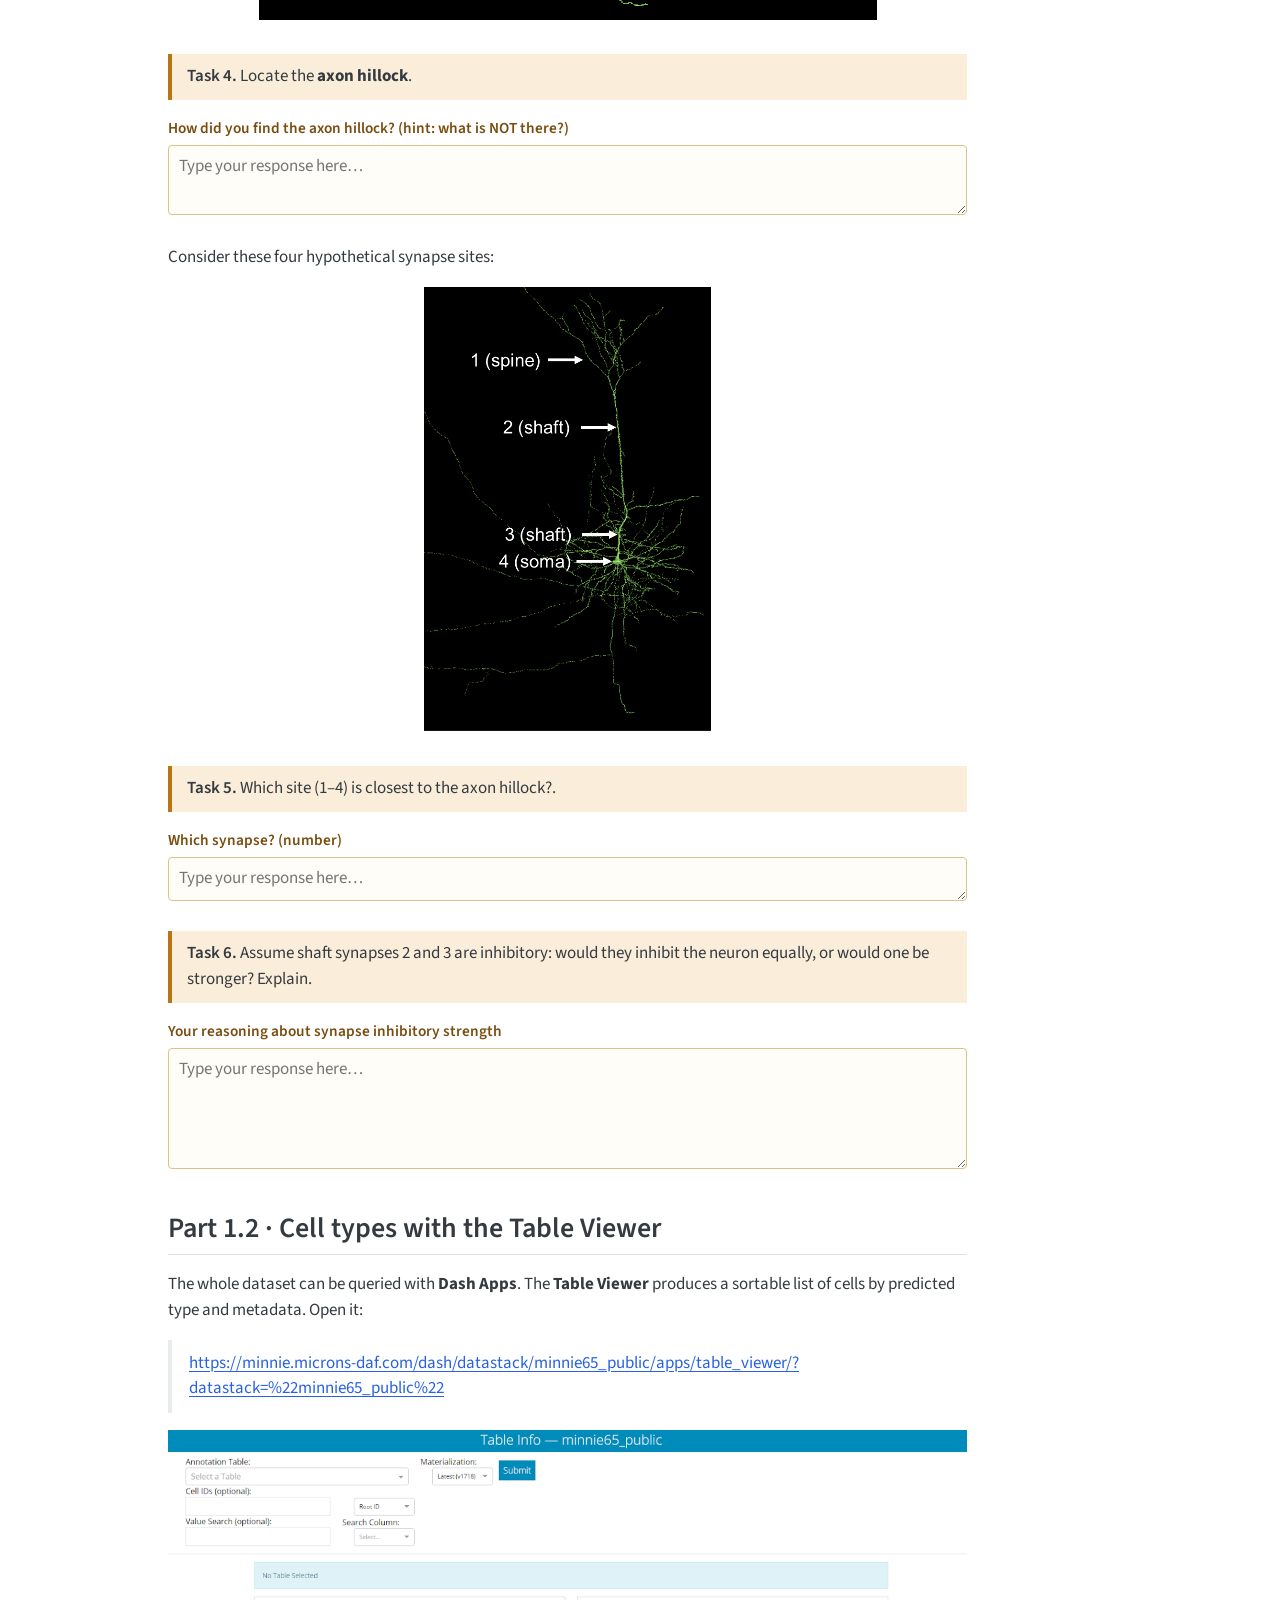
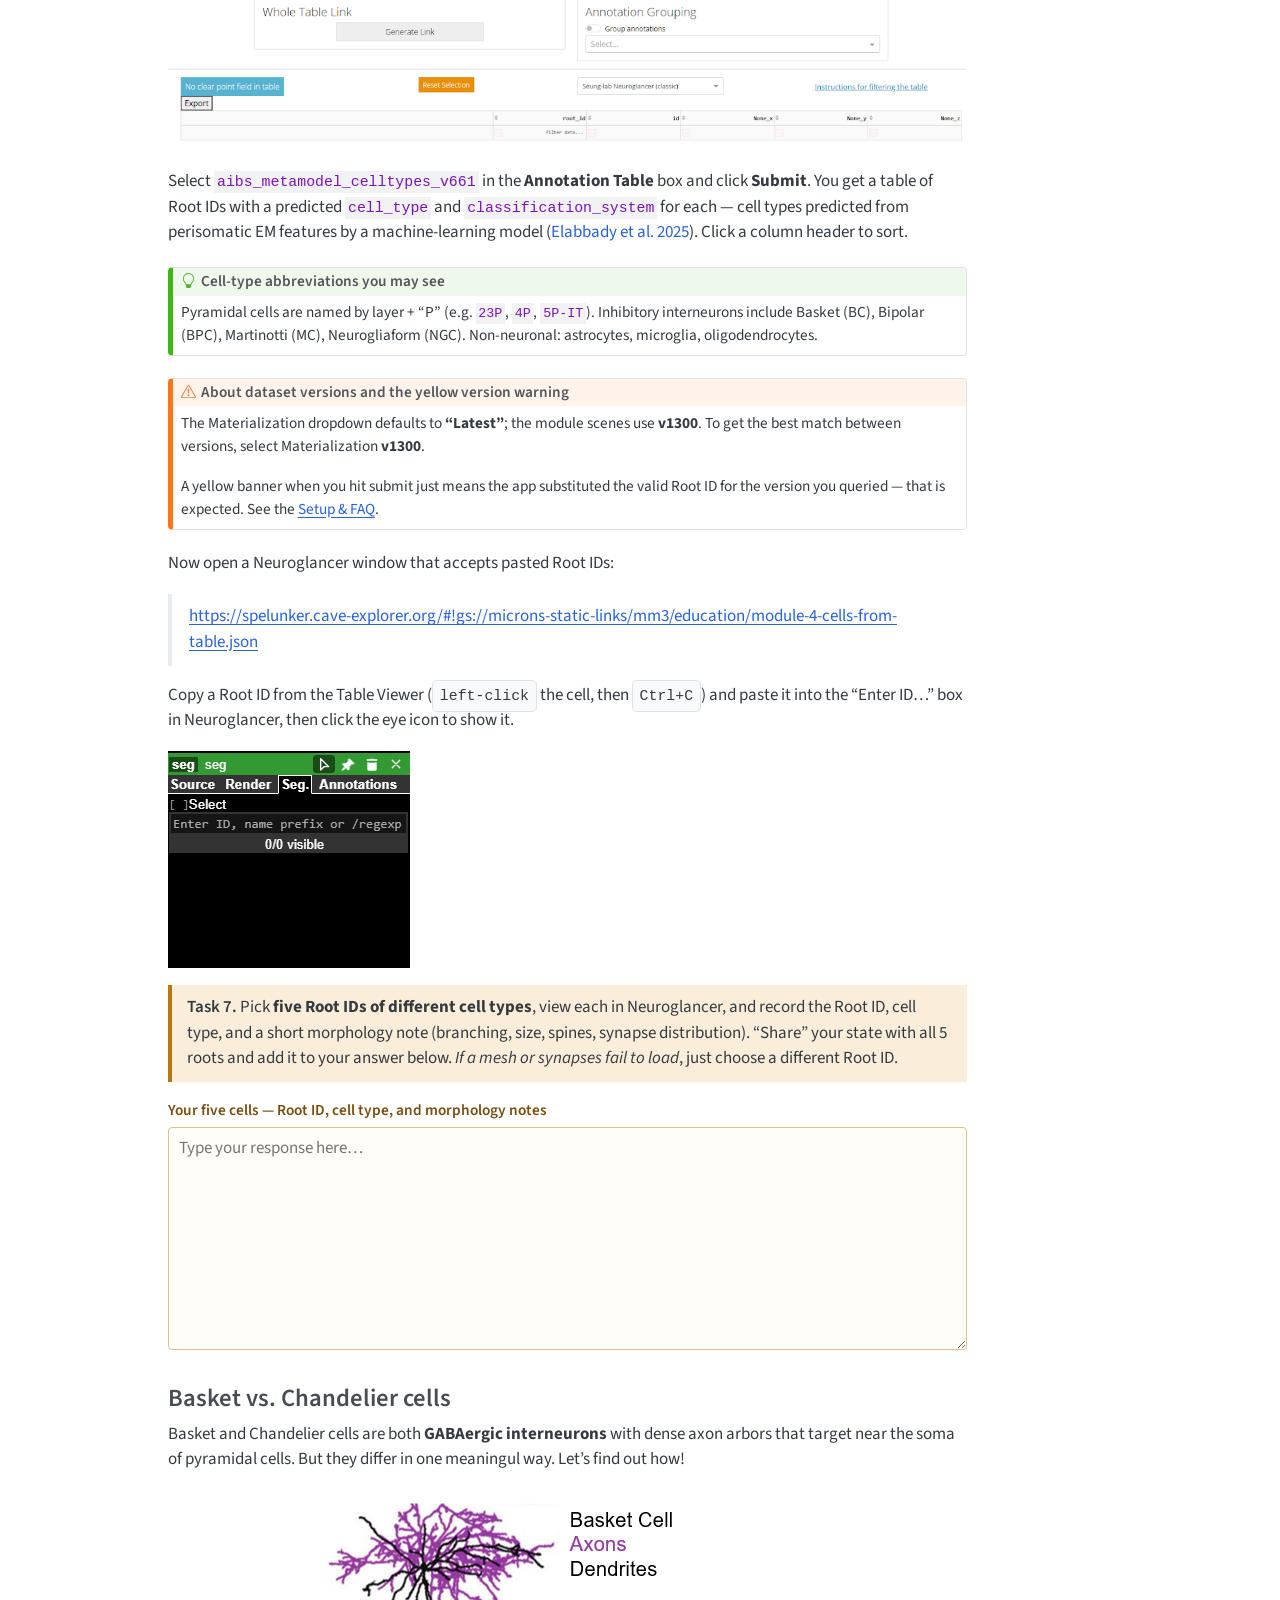
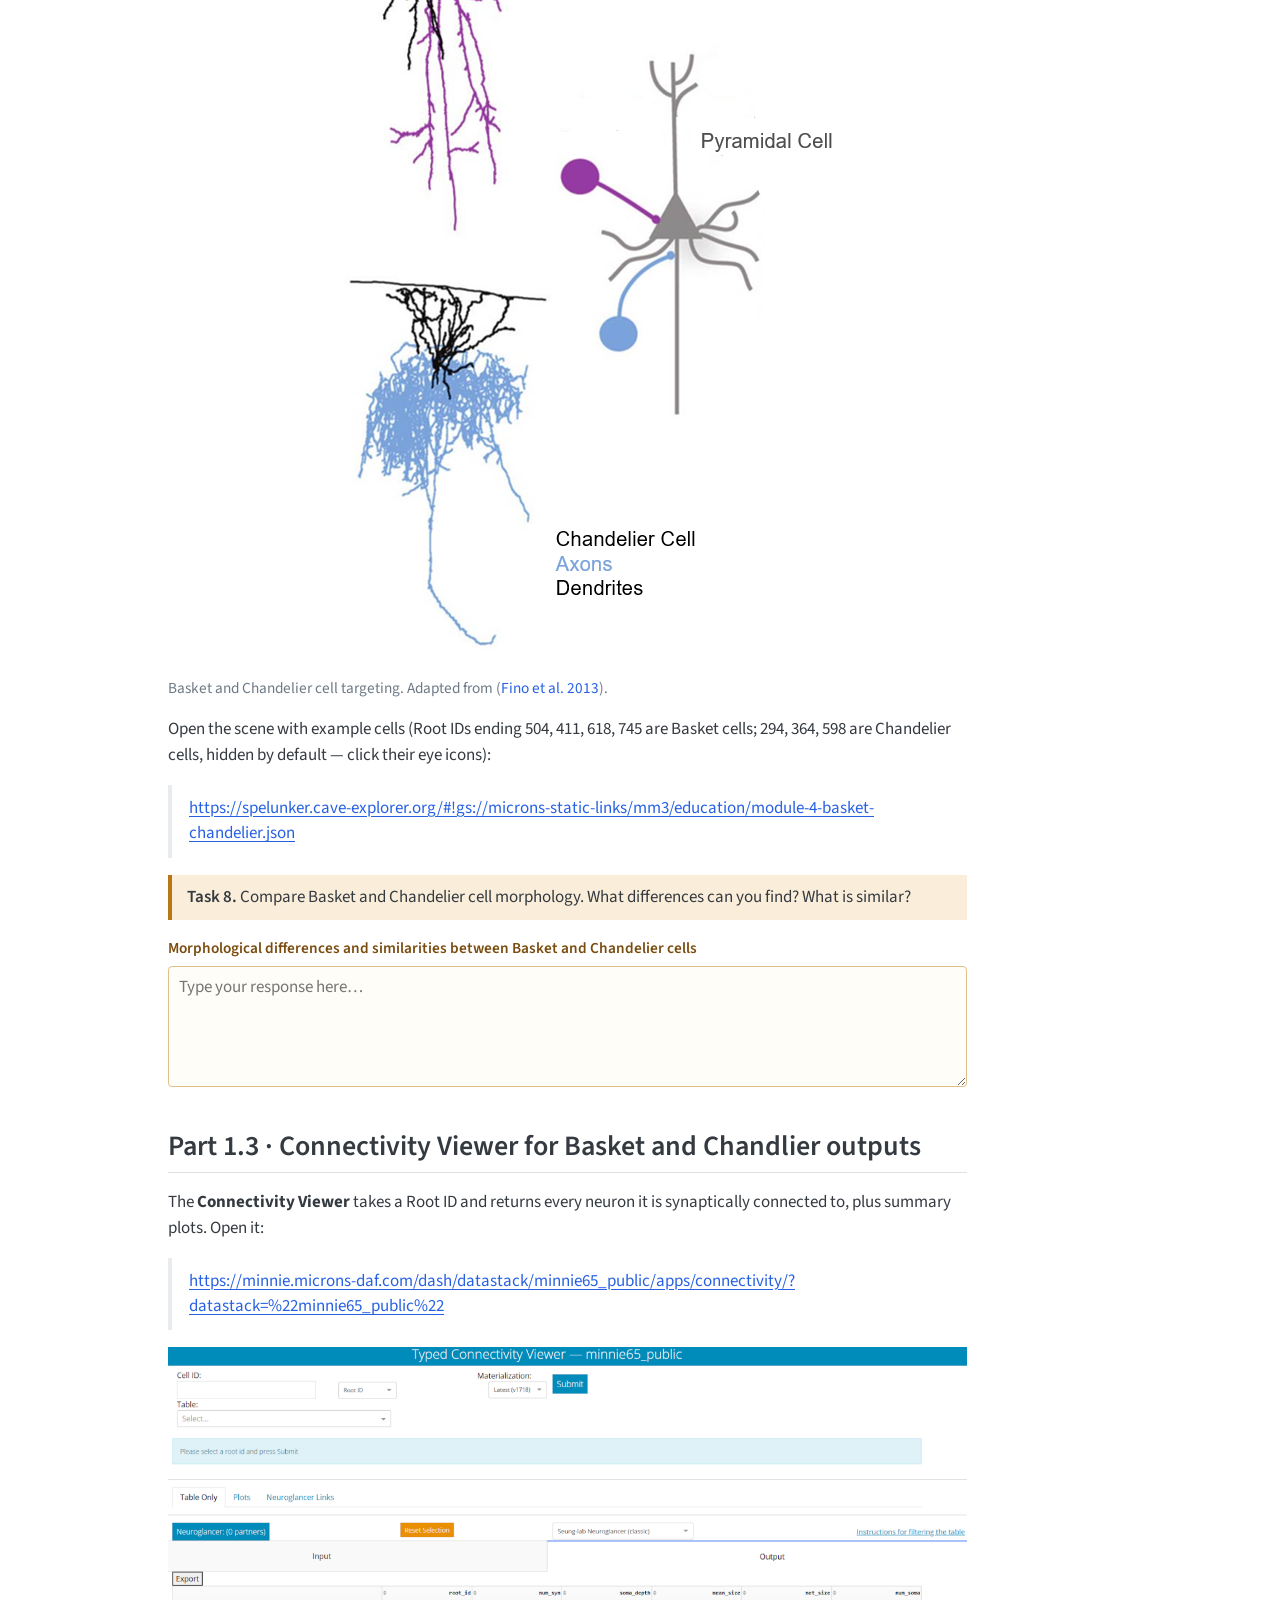
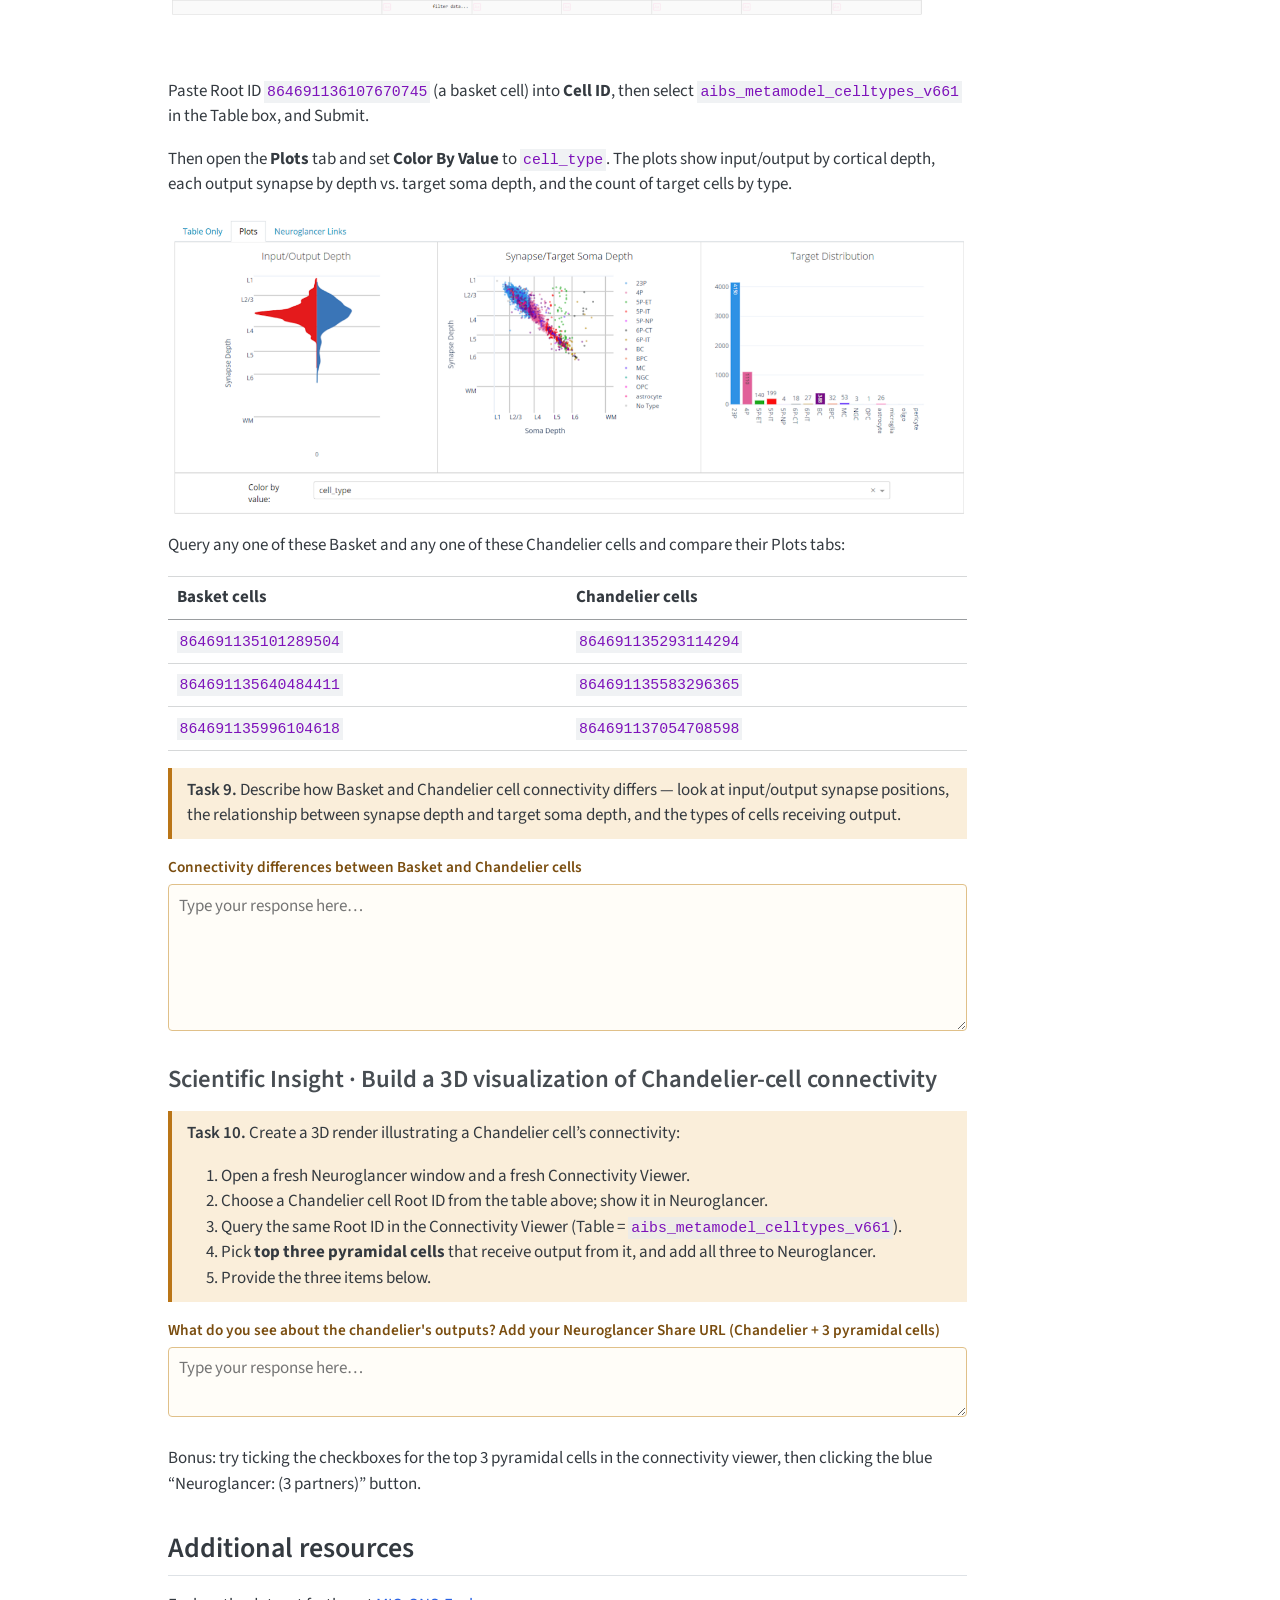
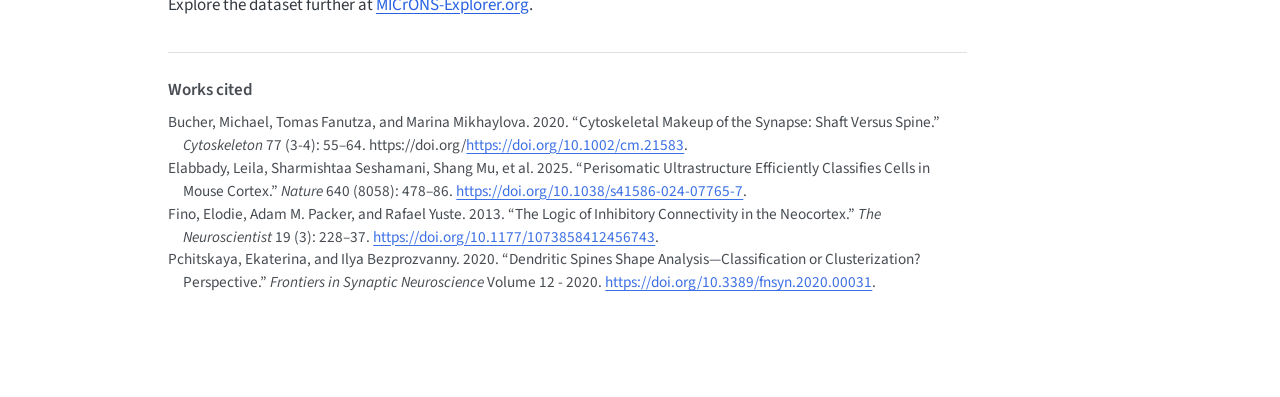
<file: module-2.html>
<!DOCTYPE html>
<html xmlns="http://www.w3.org/1999/xhtml" lang="en" xml:lang="en"><head>

<meta charset="utf-8">
<meta name="generator" content="quarto-1.10.18">

<meta name="viewport" content="width=device-width, initial-scale=1.0, user-scalable=yes">

<meta name="author" content="Bethanny Danskin">

<title>Module 2 · Connectivity, Cell Types &amp; Dash Apps – MICrONS Workshop</title>
<style>
/* Default styles provided by pandoc.
** See https://pandoc.org/MANUAL.html#variables-for-html for config info.
*/
span.smallcaps{font-variant: small-caps;}
div.columns{display: flex; gap: 1.5em;}
div.column{flex: auto;}
@media screen {
div.columns{gap: min(4vw, 1.5em);}
div.column{overflow-x: auto;}
}
div.hanging-indent{margin-left: 1.5em; text-indent: -1.5em;}
ul.task-list{list-style: none;}
ul.task-list li input[type="checkbox"] {
  width: 0.8em;
  margin: 0 0.8em 0.2em -1em; /* quarto-specific, see https://github.com/quarto-dev/quarto-cli/issues/4556 */ 
  vertical-align: middle;
}
/* CSS for citations */
div.csl-bib-body { }
div.csl-entry {
  clear: both;
}
.hanging-indent div.csl-entry {
  margin-left:2em;
  text-indent:-2em;
}
div.csl-left-margin {
  min-width:2em;
  float:left;
}
div.csl-right-inline {
  margin-left:2em;
  padding-left:1em;
}
div.csl-indent {
  margin-left: 2em;
}</style>


<script src="site_libs/quarto-nav/quarto-nav.js"></script>
<script src="site_libs/quarto-nav/headroom.min.js"></script>
<script src="site_libs/clipboard/clipboard.min.js"></script>
<script src="site_libs/quarto-search/autocomplete.umd.js"></script>
<script src="site_libs/quarto-search/fuse.min.js"></script>
<script src="site_libs/quarto-search/quarto-search.js"></script>
<meta name="quarto:offset" content="./">
<link href="./resources/ai_logos/AI_lens_blue.svg" rel="icon" type="image/svg+xml">
<script src="site_libs/quarto-html/quarto.js" type="module"></script>
<script src="site_libs/quarto-html/tabsets/tabsets.js" type="module"></script>
<script src="site_libs/quarto-html/popper.min.js"></script>
<script src="site_libs/quarto-html/tippy.umd.min.js"></script>
<script src="site_libs/quarto-html/anchor.min.js"></script>
<link href="site_libs/quarto-html/tippy.css" rel="stylesheet">
<link href="site_libs/quarto-html/quarto-syntax-highlighting-64a204ab8560d761af7679ceaba22944.css" rel="stylesheet" id="quarto-text-highlighting-styles">
<script src="site_libs/bootstrap/bootstrap.min.js"></script>
<link href="site_libs/bootstrap/bootstrap-icons.css" rel="stylesheet">
<link href="site_libs/bootstrap/bootstrap-172ba59bd5e0b52282274ba0c0cc16fc.min.css" rel="stylesheet" append-hash="true" id="quarto-bootstrap" data-mode="light">
<script src="site_libs/quarto-contrib/kbd/kbd.js"></script>
<link href="site_libs/quarto-contrib/kbd/kbd.css" rel="stylesheet">
<script id="quarto-search-options" type="application/json">{
  "location": "navbar",
  "copy-button": false,
  "collapse-after": 3,
  "panel-placement": "end",
  "type": "overlay",
  "limit": 50,
  "keyboard-shortcut": [
    "f",
    "/",
    "s"
  ],
  "show-item-context": false,
  "language": {
    "search-no-results-text": "No results",
    "search-matching-documents-text": "matching documents",
    "search-copy-link-title": "Copy link to search",
    "search-hide-matches-text": "Hide additional matches",
    "search-more-match-text": "more match in this document",
    "search-more-matches-text": "more matches in this document",
    "search-clear-button-title": "Clear",
    "search-text-placeholder": "",
    "search-detached-cancel-button-title": "Cancel",
    "search-submit-button-title": "Submit",
    "search-label": "Search"
  }
}</script>


<link rel="stylesheet" href="styles.css">
</head>

<body class="nav-fixed quarto-light">

<div id="quarto-search-results"></div>
  <header id="quarto-header" class="headroom fixed-top">
    <nav class="navbar navbar-expand-lg " data-bs-theme="dark">
      <div class="navbar-container container-fluid">
      <div class="navbar-brand-container mx-auto">
    <a href="./index.html" class="navbar-brand navbar-brand-logo">
    <img src="./resources/ai_logos/AI_lens_blue.svg" alt="Allen Institute" class="navbar-logo light-content">
    <img src="./resources/ai_logos/AI_lens_blue.svg" alt="Allen Institute" class="navbar-logo dark-content">
    </a>
    <a class="navbar-brand" href="./index.html">
    <span class="navbar-title">MICrONS Workshop</span>
    </a>
  </div>
            <div id="quarto-search" class="" title="Search"></div>
          <button class="navbar-toggler" type="button" data-bs-toggle="collapse" data-bs-target="#navbarCollapse" aria-controls="navbarCollapse" role="menu" aria-expanded="false" aria-label="Toggle navigation" onclick="if (window.quartoToggleHeadroom) { window.quartoToggleHeadroom(); }">
  <span class="navbar-toggler-icon"></span>
</button>
          <div class="collapse navbar-collapse" id="navbarCollapse">
            <ul class="navbar-nav navbar-nav-scroll me-auto">
  <li class="nav-item">
    <a class="nav-link" href="./index.html"> 
<span class="menu-text">Home</span></a>
  </li>  
  <li class="nav-item">
    <a class="nav-link" href="./module-1.html"> 
<span class="menu-text">1 · Navigation &amp; Organelles</span></a>
  </li>  
  <li class="nav-item">
    <a class="nav-link active" href="./module-2.html" aria-current="page"> 
<span class="menu-text">2 · Connectivity &amp; Dash Apps</span></a>
  </li>  
  <li class="nav-item">
    <a class="nav-link" href="./module-3.html"> 
<span class="menu-text">3 · Coding</span></a>
  </li>  
  <li class="nav-item">
    <a class="nav-link" href="./setup.html"> 
<span class="menu-text">Setup &amp; FAQ</span></a>
  </li>  
</ul>
          </div> <!-- /navcollapse -->
            <div class="quarto-navbar-tools">
    <div class="dropdown">
      <a href="" title="" id="quarto-navigation-tool-dropdown-0" class="quarto-navigation-tool dropdown-toggle px-1" data-bs-toggle="dropdown" aria-expanded="false" role="link" aria-label=""><i class="bi bi-github"></i></a>
      <ul class="dropdown-menu" aria-labelledby="quarto-navigation-tool-dropdown-0">
          <li>
            <a class="dropdown-item quarto-navbar-tools-item" href="https://github.com/bpdanskin/MICrONS_workshop_puget_sound/issues/new" target="_blank">
            Report Issue
            </a>
          </li>
      </ul>
    </div>
</div>
      </div> <!-- /container-fluid -->
    </nav>
</header>
<!-- content -->
<div id="quarto-content" class="quarto-container page-columns page-rows-contents page-layout-article page-navbar">
<!-- sidebar -->
<!-- margin-sidebar -->
    <div id="quarto-margin-sidebar" class="sidebar margin-sidebar">
        <nav id="TOC" role="doc-toc" class="toc-active">
    <h2 id="toc-title">On this page</h2>
   
  <ul>
  <li><a href="#overview" id="toc-overview" class="nav-link active" data-scroll-target="#overview">Overview</a></li>
  <li><a href="#learning-goals" id="toc-learning-goals" class="nav-link" data-scroll-target="#learning-goals">Learning goals</a></li>
  <li><a href="#part-1.1-dendritic-spines-and-synapse-location" id="toc-part-1.1-dendritic-spines-and-synapse-location" class="nav-link" data-scroll-target="#part-1.1-dendritic-spines-and-synapse-location">Part 1.1 · Dendritic spines and synapse location</a>
  <ul class="collapse">
  <li><a href="#spine-morphology" id="toc-spine-morphology" class="nav-link" data-scroll-target="#spine-morphology">Spine morphology</a></li>
  <li><a href="#excitatory-vs.-inhibitory" id="toc-excitatory-vs.-inhibitory" class="nav-link" data-scroll-target="#excitatory-vs.-inhibitory">Excitatory vs.&nbsp;inhibitory</a></li>
  <li><a href="#spine-shaft-and-somatic-synapses" id="toc-spine-shaft-and-somatic-synapses" class="nav-link" data-scroll-target="#spine-shaft-and-somatic-synapses">Spine, shaft, and somatic synapses</a></li>
  </ul></li>
  <li><a href="#part-1.2-cell-types-with-the-table-viewer" id="toc-part-1.2-cell-types-with-the-table-viewer" class="nav-link" data-scroll-target="#part-1.2-cell-types-with-the-table-viewer">Part 1.2 · Cell types with the Table Viewer</a>
  <ul class="collapse">
  <li><a href="#basket-vs.-chandelier-cells" id="toc-basket-vs.-chandelier-cells" class="nav-link" data-scroll-target="#basket-vs.-chandelier-cells">Basket vs.&nbsp;Chandelier cells</a></li>
  </ul></li>
  <li><a href="#part-1.3-connectivity-viewer-for-basket-and-chandlier-outputs" id="toc-part-1.3-connectivity-viewer-for-basket-and-chandlier-outputs" class="nav-link" data-scroll-target="#part-1.3-connectivity-viewer-for-basket-and-chandlier-outputs">Part 1.3 · Connectivity Viewer for Basket and Chandlier outputs</a>
  <ul class="collapse">
  <li><a href="#scientific-insight-build-a-3d-visualization-of-chandelier-cell-connectivity" id="toc-scientific-insight-build-a-3d-visualization-of-chandelier-cell-connectivity" class="nav-link" data-scroll-target="#scientific-insight-build-a-3d-visualization-of-chandelier-cell-connectivity">Scientific Insight · Build a 3D visualization of Chandelier-cell connectivity</a></li>
  </ul></li>
  <li><a href="#additional-resources" id="toc-additional-resources" class="nav-link" data-scroll-target="#additional-resources">Additional resources</a></li>
  <li><a href="#works-cited" id="toc-works-cited" class="nav-link" data-scroll-target="#works-cited">Works cited</a></li>
  </ul>
<div class="quarto-other-links"><h2>Other Links</h2><ul><li><a href="https://github.com/bpdanskin/MICrONS_workshop_puget_sound/issues/new" target="_blank"><i class="bi bi-bug"></i>Report Issue</a></li></ul></div></nav>
    </div>
<!-- main -->
<main class="content" id="quarto-document-content">

<header id="title-block-header" class="quarto-title-block default">
<div class="quarto-title">
<h1 class="title">Module 2 · Connectivity, Cell Types &amp; Dash Apps</h1>
<p class="subtitle lead">MICrONS one-day workshop</p>
</div>



<div class="quarto-title-meta">

    <div>
    <div class="quarto-title-meta-heading">Author</div>
    <div class="quarto-title-meta-contents">
             <p>Bethanny Danskin </p>
          </div>
  </div>
    
  
    
  </div>
  


</header>


<div class="quarto-figure quarto-figure-center">
<figure class="figure">
<div class="quarto-figure quarto-figure-center">
<figure class="figure">
<p><a href="https://spelunker.cave-explorer.org/#!gs://microns-static-links/mm3/education/module-3-spines-cover.json"><img src="resources/module_3_spines_cover.png" class="img-fluid quarto-figure quarto-figure-center figure-img"></a></p>
</figure>
</div>
<figcaption>Click the image to open the cells in Neuroglancer.</figcaption>
</figure>
</div>
<section id="overview" class="level2">
<h2 class="anchored" data-anchor-id="overview">Overview</h2>
<p>This module moves from single cells to circuits. You will classify <strong>dendritic spines</strong> and synapse locations on a pyramidal neuron, distinguish excitatory from inhibitory inputs, and then use the MICrONS <strong>Dash Apps</strong> to query neurons by cell type and connectivity across the whole dataset. The capstone is a 3D model of chandelier-cell connectivity.</p>
<p>Then you will build some scientific insight on what makes a Chandelier cell unique from other cells.</p>
</section>
<section id="learning-goals" class="level2">
<h2 class="anchored" data-anchor-id="learning-goals">Learning goals</h2>
<ul>
<li>Identify and classify dendritic spine morphologies, and locate spine, shaft, and somatic synapses.</li>
<li>Distinguish excitatory from inhibitory synapses and reason about their influence on firing.</li>
<li>Use the <strong>Table Viewer</strong> and <strong>Connectivity Viewer</strong> Dash Apps to search neurons by type and connectivity.</li>
<li>Compare Basket and Chandelier cells and build a 3D connectivity render.</li>
</ul>
</section>
<section id="part-1.1-dendritic-spines-and-synapse-location" class="level2">
<h2 class="anchored" data-anchor-id="part-1.1-dendritic-spines-and-synapse-location">Part 1.1 · Dendritic spines and synapse location</h2>
<p>Open the spine walkthrough link:</p>
<blockquote class="blockquote">
<p><a href="https://spelunker.cave-explorer.org/#!gs://microns-static-links/mm3/education/module-3-spine-walkthrough.json" class="uri">https://spelunker.cave-explorer.org/#!gs://microns-static-links/mm3/education/module-3-spine-walkthrough.json</a></p>
</blockquote>
<p>The view opens on a pyramidal neuron (green): the left panel is EM, the middle is its 3D reconstruction. Navigation controls are the same as Module 1:</p>
<ul>
<li>(<kbd title="Left-Click" aria-hidden="true">Left-Click</kbd><span class="visually-hidden">Left-Click</span> rotate</li>
<li><kbd title="Shift+Left-Click" aria-hidden="true">Shift+Left-Click</kbd><span class="visually-hidden">Shift+Left-Click</span> pan</li>
<li><kbd title="Ctrl" aria-hidden="true">Ctrl</kbd><span class="visually-hidden">Ctrl</span>+<kbd title="scroll-wheel" aria-hidden="true">scroll-wheel</kbd><span class="visually-hidden">scroll-wheel</span> zoom).</li>
</ul>
<p>In addition, you can:</p>
<ul>
<li><kbd title="Right-Click" aria-hidden="true">Right-Click</kbd><span class="visually-hidden">Right-Click</span> on an annotation in the 3D or 2D panel to center it</li>
<li><kbd title="Ctrl+Right-Click" aria-hidden="true">Ctrl+Right-Click</kbd><span class="visually-hidden">Ctrl+Right-Click</span> on an annotation to open the Details submenu on the right, which tells you more about the type of synapse and its partners</li>
</ul>
<div class="callout callout-style-default callout-tip callout-titled">
<div class="callout-header d-flex align-content-center">
<div class="callout-icon-container">
<i class="callout-icon"></i>
</div>
<div class="callout-title-container flex-fill">
<span class="screen-reader-only">Tip</span>Low-resolution mesh
</div>
</div>
<div class="callout-body-container callout-body">
<p>If you are zoomed out you will notice the mesh is very blocky and it is hard to tell synapses apart. As you zoom in the higher resolution will load. If you have zoomed in a lot and the mesh is still blocky, grab the instructor or TA to help you increase the resolution. The higher resolution has a performance trade-off, is slower to load, and is turned down by default.</p>
</div>
</div>
<section id="spine-morphology" class="level3">
<h3 class="anchored" data-anchor-id="spine-morphology">Spine morphology</h3>
<p>Zoom into the dendrites and you will see small protrusions — <strong>dendritic spines</strong>, the primary postsynaptic sites of excitatory transmission. They are classified by shape into mushroom, thin, stubby, and filopodial types:</p>
<div class="quarto-figure quarto-figure-center">
<figure class="figure">
<p><img src="resources/synapse_shapes_pchitskaya.jpeg" class="img-fluid figure-img"></p>
<figcaption>Four morphological types of dendritic spines. Adapted from <span class="citation" data-cites="Pchitskaya_2020">(<a href="#ref-Pchitskaya_2020" role="doc-biblioref">Pchitskaya and Bezprozvanny 2020</a>)</span>.</figcaption>
</figure>
</div>
<div class="task">
<p>Zoom into the 3D panel and find a spine resembling each of the four types (mushroom, thin, stubby, filopodial). Note below how confident you were in each call and what shape features you used.</p>
</div>
<div class="answer-box"><label class="answer-prompt" for="af-m2-spines">Your spine classifications — how clear/ambiguous was each, and what features you used</label><textarea id="af-m2-spines" class="answer-field" data-answer-id="m2-spines" rows="4" placeholder="Type your response here…"></textarea></div>
</section>
<section id="excitatory-vs.-inhibitory" class="level3">
<h3 class="anchored" data-anchor-id="excitatory-vs.-inhibitory">Excitatory vs.&nbsp;inhibitory</h3>
<p><strong>Excitatory synapses</strong> increase action potential firing probability (often via Na⁺/Ca²⁺ influx).</p>
<p><strong>Inhibitory synapses</strong> lower it (via Cl⁻ influx or K⁺ efflux).</p>
<p>In vertebrates the dominant excitatory transmitter is glutamate; the dominant inhibitory transmitters are GABA and glycine.</p>
<div class="task">
<p>What neurotransmitter does this excitatory pyramidal neuron most likely release from its axon terminals?</p>
</div>
<div class="answer-box"><label class="answer-prompt" for="af-m2-transmitter">Neurotransmitter released by this pyramidal cell</label><textarea id="af-m2-transmitter" class="answer-field" data-answer-id="m2-transmitter" rows="1" placeholder="Type your response here…"></textarea></div>
<div class="task">
<p>What neurotransmitter does this excitatory pyramidal neuron most likely recieve at synapses on its dendrites?</p>
</div>
<div class="answer-box"><label class="answer-prompt" for="af-m2-transmitter">Neurotransmitter recieved by this pyramidal cell</label><textarea id="af-m2-transmitter" class="answer-field" data-answer-id="m2-transmitter" rows="1" placeholder="Type your response here…"></textarea></div>
</section>
<section id="spine-shaft-and-somatic-synapses" class="level3">
<h3 class="anchored" data-anchor-id="spine-shaft-and-somatic-synapses">Spine, shaft, and somatic synapses</h3>
<p>Only <strong>dendrites</strong> carry spines. Some neurons are <strong>aspiny</strong> meaning they have no spines or very few. Synapses onto a neuron occur at three compartments:</p>
<ul>
<li>dendritic <strong>spines</strong> (almost always excitatory, electrically compartmentalized)</li>
<li>dendritic <strong>shafts</strong> (excitatory or inhibitory)</li>
<li>the <strong>soma</strong> (often inhibitory, and powerful because it sits closest to the axon hillock).</li>
</ul>
<p>The information (electric potentials) recieved at each synapse are summed together. If the integrated inputs reach the activation threshold at the <strong>axon hillock</strong>, an <strong>action potential</strong> is generated and sent down the axon.</p>
<div class="quarto-figure quarto-figure-center">
<figure class="figure">
<p><img src="resources/spine_shaft_bucher.png" class="img-fluid figure-img"></p>
<figcaption>A spine synapse (left) and a shaft synapse (right). Adapted from <span class="citation" data-cites="Bucher_2019">(<a href="#ref-Bucher_2019" role="doc-biblioref">Bucher et al. 2020</a>)</span>.</figcaption>
</figure>
</div>
<p>Activate the postsynaptic prediction layer (click the struck-through layer tab). Dots mark synaptic inputs onto this neuron: spine synapses are purple, shaft yellow, somatic cyan.</p>
<div class="quarto-figure quarto-figure-center">
<figure class="figure">
<p><img src="resources/module_3_neuroglancer_4.png" class="img-fluid quarto-figure quarto-figure-center figure-img"></p>
</figure>
</div>
<div class="task">
<p>Locate the <strong>axon hillock</strong>.</p>
</div>
<div class="answer-box"><label class="answer-prompt" for="af-m2-hillock">How did you find the axon hillock? (hint: what is NOT there?)</label><textarea id="af-m2-hillock" class="answer-field" data-answer-id="m2-hillock" rows="2" placeholder="Type your response here…"></textarea></div>
<p>Consider these four hypothetical synapse sites:</p>
<div class="quarto-figure quarto-figure-center">
<figure class="figure">
<p><img src="resources/spine_shaft_soma.png" class="img-fluid quarto-figure quarto-figure-center figure-img"></p>
</figure>
</div>
<div class="task">
<p>Which site (1–4) is closest to the axon hillock?.</p>
</div>
<div class="answer-box"><label class="answer-prompt" for="af-m2-integration">Which synapse? (number)</label><textarea id="af-m2-integration" class="answer-field" data-answer-id="m2-integration" rows="1" placeholder="Type your response here…"></textarea></div>
<div class="task">
<p>Assume shaft synapses 2 and 3 are inhibitory: would they inhibit the neuron equally, or would one be stronger? Explain.</p>
</div>
<div class="answer-box"><label class="answer-prompt" for="af-m2-integration">Your reasoning about synapse inhibitory strength</label><textarea id="af-m2-integration" class="answer-field" data-answer-id="m2-integration" rows="4" placeholder="Type your response here…"></textarea></div>
</section>
</section>
<section id="part-1.2-cell-types-with-the-table-viewer" class="level2">
<h2 class="anchored" data-anchor-id="part-1.2-cell-types-with-the-table-viewer">Part 1.2 · Cell types with the Table Viewer</h2>
<p>The whole dataset can be queried with <strong>Dash Apps</strong>. The <strong>Table Viewer</strong> produces a sortable list of cells by predicted type and metadata. Open it:</p>
<blockquote class="blockquote">
<p><a href="https://minnie.microns-daf.com/dash/datastack/minnie65_public/apps/table_viewer/?datastack=%22minnie65_public%22" class="uri">https://minnie.microns-daf.com/dash/datastack/minnie65_public/apps/table_viewer/?datastack=%22minnie65_public%22</a></p>
</blockquote>
<p><img src="resources/module_4_dash_ui_1.png" class="img-fluid"></p>
<p>Select <code>aibs_metamodel_celltypes_v661</code> in the <strong>Annotation Table</strong> box and click <strong>Submit</strong>. You get a table of Root IDs with a predicted <code>cell_type</code> and <code>classification_system</code> for each — cell types predicted from perisomatic EM features by a machine-learning model <span class="citation" data-cites="elabbady_perisomatic_2025">(<a href="#ref-elabbady_perisomatic_2025" role="doc-biblioref">Elabbady et al. 2025</a>)</span>. Click a column header to sort.</p>
<div class="callout callout-style-default callout-tip callout-titled">
<div class="callout-header d-flex align-content-center">
<div class="callout-icon-container">
<i class="callout-icon"></i>
</div>
<div class="callout-title-container flex-fill">
<span class="screen-reader-only">Tip</span>Cell-type abbreviations you may see
</div>
</div>
<div class="callout-body-container callout-body">
<p>Pyramidal cells are named by layer + “P” (e.g.&nbsp;<code>23P</code>, <code>4P</code>, <code>5P-IT</code>). Inhibitory interneurons include Basket (BC), Bipolar (BPC), Martinotti (MC), Neurogliaform (NGC). Non-neuronal: astrocytes, microglia, oligodendrocytes.</p>
</div>
</div>
<div class="callout callout-style-default callout-warning callout-titled">
<div class="callout-header d-flex align-content-center">
<div class="callout-icon-container">
<i class="callout-icon"></i>
</div>
<div class="callout-title-container flex-fill">
<span class="screen-reader-only">Warning</span>About dataset versions and the yellow version warning
</div>
</div>
<div class="callout-body-container callout-body">
<p>The Materialization dropdown defaults to <strong>“Latest”</strong>; the module scenes use <strong>v1300</strong>. To get the best match between versions, select Materialization <strong>v1300</strong>.</p>
<p>A yellow banner when you hit submit just means the app substituted the valid Root ID for the version you queried — that is expected. See the <a href="./setup.html">Setup &amp; FAQ</a>.</p>
</div>
</div>
<p>Now open a Neuroglancer window that accepts pasted Root IDs:</p>
<blockquote class="blockquote">
<p><a href="https://spelunker.cave-explorer.org/#!gs://microns-static-links/mm3/education/module-4-cells-from-table.json" class="uri">https://spelunker.cave-explorer.org/#!gs://microns-static-links/mm3/education/module-4-cells-from-table.json</a></p>
</blockquote>
<p>Copy a Root ID from the Table Viewer (<kbd title="left-click" aria-hidden="true">left-click</kbd><span class="visually-hidden">left-click</span> the cell, then <kbd title="Ctrl+C" aria-hidden="true">Ctrl+C</kbd><span class="visually-hidden">Ctrl+C</span>) and paste it into the “Enter ID…” box in Neuroglancer, then click the eye icon to show it.</p>
<p><img src="resources/module_4_neuroglancer_ui_1.png" class="img-fluid"></p>
<div class="task">
<p>Pick <strong>five Root IDs of different cell types</strong>, view each in Neuroglancer, and record the Root ID, cell type, and a short morphology note (branching, size, spines, synapse distribution). “Share” your state with all 5 roots and add it to your answer below. <em>If a mesh or synapses fail to load</em>, just choose a different Root ID.</p>
</div>
<div class="answer-box"><label class="answer-prompt" for="af-m2-celltypes">Your five cells — Root ID, cell type, and morphology notes</label><textarea id="af-m2-celltypes" class="answer-field" data-answer-id="m2-celltypes" rows="8" placeholder="Type your response here…"></textarea></div>
<section id="basket-vs.-chandelier-cells" class="level3">
<h3 class="anchored" data-anchor-id="basket-vs.-chandelier-cells">Basket vs.&nbsp;Chandelier cells</h3>
<p>Basket and Chandelier cells are both <strong>GABAergic interneurons</strong> with dense axon arbors that target near the soma of pyramidal cells. But they differ in one meaningul way. Let’s find out how!</p>
<div class="quarto-figure quarto-figure-center">
<figure class="figure">
<p><img src="resources/basket_and_chandelier_fino.png" class="img-fluid figure-img"></p>
<figcaption>Basket and Chandelier cell targeting. Adapted from <span class="citation" data-cites="Fino_2013">(<a href="#ref-Fino_2013" role="doc-biblioref">Fino et al. 2013</a>)</span>.</figcaption>
</figure>
</div>
<p>Open the scene with example cells (Root IDs ending 504, 411, 618, 745 are Basket cells; 294, 364, 598 are Chandelier cells, hidden by default — click their eye icons):</p>
<blockquote class="blockquote">
<p><a href="https://spelunker.cave-explorer.org/#!gs://microns-static-links/mm3/education/module-4-basket-chandelier.json" class="uri">https://spelunker.cave-explorer.org/#!gs://microns-static-links/mm3/education/module-4-basket-chandelier.json</a></p>
</blockquote>
<div class="task">
<p>Compare Basket and Chandelier cell morphology. What differences can you find? What is similar?</p>
</div>
<div class="answer-box"><label class="answer-prompt" for="af-m2-bc-chc-morph">Morphological differences and similarities between Basket and Chandelier cells</label><textarea id="af-m2-bc-chc-morph" class="answer-field" data-answer-id="m2-bc-chc-morph" rows="4" placeholder="Type your response here…"></textarea></div>
</section>
</section>
<section id="part-1.3-connectivity-viewer-for-basket-and-chandlier-outputs" class="level2">
<h2 class="anchored" data-anchor-id="part-1.3-connectivity-viewer-for-basket-and-chandlier-outputs">Part 1.3 · Connectivity Viewer for Basket and Chandlier outputs</h2>
<p>The <strong>Connectivity Viewer</strong> takes a Root ID and returns every neuron it is synaptically connected to, plus summary plots. Open it:</p>
<blockquote class="blockquote">
<p><a href="https://minnie.microns-daf.com/dash/datastack/minnie65_public/apps/connectivity/?datastack=%22minnie65_public%22" class="uri">https://minnie.microns-daf.com/dash/datastack/minnie65_public/apps/connectivity/?datastack=%22minnie65_public%22</a></p>
</blockquote>
<p><img src="resources/module_4_dash_ui_2.png" class="img-fluid"></p>
<p>Paste Root ID <code>864691136107670745</code> (a basket cell) into <strong>Cell ID</strong>, then select <code>aibs_metamodel_celltypes_v661</code> in the Table box, and Submit.</p>
<p>Then open the <strong>Plots</strong> tab and set <strong>Color By Value</strong> to <code>cell_type</code>. The plots show input/output by cortical depth, each output synapse by depth vs.&nbsp;target soma depth, and the count of target cells by type.</p>
<p><img src="resources/module_4_dash_ui_3.png" class="img-fluid"></p>
<p>Query any one of these Basket and any one of these Chandelier cells and compare their Plots tabs:</p>
<table class="caption-top table">
<thead>
<tr class="header">
<th>Basket cells</th>
<th>Chandelier cells</th>
</tr>
</thead>
<tbody>
<tr class="odd">
<td><code>864691135101289504</code></td>
<td><code>864691135293114294</code></td>
</tr>
<tr class="even">
<td><code>864691135640484411</code></td>
<td><code>864691135583296365</code></td>
</tr>
<tr class="odd">
<td><code>864691135996104618</code></td>
<td><code>864691137054708598</code></td>
</tr>
</tbody>
</table>
<div class="task">
<p>Describe how Basket and Chandelier cell connectivity differs — look at input/output synapse positions, the relationship between synapse depth and target soma depth, and the types of cells receiving output.</p>
</div>
<div class="answer-box"><label class="answer-prompt" for="af-m2-connectivity">Connectivity differences between Basket and Chandelier cells</label><textarea id="af-m2-connectivity" class="answer-field" data-answer-id="m2-connectivity" rows="5" placeholder="Type your response here…"></textarea></div>
<section id="scientific-insight-build-a-3d-visualization-of-chandelier-cell-connectivity" class="level3">
<h3 class="anchored" data-anchor-id="scientific-insight-build-a-3d-visualization-of-chandelier-cell-connectivity">Scientific Insight · Build a 3D visualization of Chandelier-cell connectivity</h3>
<div class="task">
<p>Create a 3D render illustrating a Chandelier cell’s connectivity:</p>
<ol type="1">
<li>Open a fresh Neuroglancer window and a fresh Connectivity Viewer.</li>
<li>Choose a Chandelier cell Root ID from the table above; show it in Neuroglancer.</li>
<li>Query the same Root ID in the Connectivity Viewer (Table = <code>aibs_metamodel_celltypes_v661</code>).</li>
<li>Pick <strong>top three pyramidal cells</strong> that receive output from it, and add all three to Neuroglancer.</li>
<li>Provide the three items below.</li>
</ol>
</div>
<div class="answer-box"><label class="answer-prompt" for="af-m2-chandelier-outputs">What do you see about the chandelier's outputs? Add your Neuroglancer Share URL (Chandelier + 3 pyramidal cells)</label><textarea id="af-m2-chandelier-outputs" class="answer-field" data-answer-id="m2-chandelier-outputs" rows="2" placeholder="Type your response here…"></textarea></div>
<p>Bonus: try ticking the checkboxes for the top 3 pyramidal cells in the connectivity viewer, then clicking the blue “Neuroglancer: (3 partners)” button.</p>
</section>
</section>
<section id="additional-resources" class="level2">
<h2 class="anchored" data-anchor-id="additional-resources">Additional resources</h2>
<p>Explore the dataset further at <a href="https://www.microns-explorer.org/cortical-mm3">MICrONS-Explorer.org</a>.</p>
</section>
<section id="works-cited" class="level2">




</section>

<a onclick="window.scrollTo(0, 0); return false;" role="button" id="quarto-back-to-top"><i class="bi bi-arrow-up"></i> Back to top</a><div id="quarto-appendix" class="default"><section class="quarto-appendix-contents" role="doc-bibliography" id="quarto-bibliography"><h2 class="anchored quarto-appendix-heading">Works cited</h2><div id="refs" class="references csl-bib-body hanging-indent" role="list">
<div id="ref-Bucher_2019" class="csl-entry" role="listitem">
Bucher, Michael, Tomas Fanutza, and Marina Mikhaylova. 2020. <span>“Cytoskeletal Makeup of the Synapse: Shaft Versus Spine.”</span> <em>Cytoskeleton</em> 77 (3-4): 55–64. https://doi.org/<a href="https://doi.org/10.1002/cm.21583">https://doi.org/10.1002/cm.21583</a>.
</div>
<div id="ref-elabbady_perisomatic_2025" class="csl-entry" role="listitem">
Elabbady, Leila, Sharmishtaa Seshamani, Shang Mu, et al. 2025. <span>“Perisomatic Ultrastructure Efficiently Classifies Cells in Mouse Cortex.”</span> <em>Nature</em> 640 (8058): 478–86. <a href="https://doi.org/10.1038/s41586-024-07765-7">https://doi.org/10.1038/s41586-024-07765-7</a>.
</div>
<div id="ref-Fino_2013" class="csl-entry" role="listitem">
Fino, Elodie, Adam M. Packer, and Rafael Yuste. 2013. <span>“The Logic of Inhibitory Connectivity in the Neocortex.”</span> <em>The Neuroscientist</em> 19 (3): 228–37. <a href="https://doi.org/10.1177/1073858412456743">https://doi.org/10.1177/1073858412456743</a>.
</div>
<div id="ref-Pchitskaya_2020" class="csl-entry" role="listitem">
Pchitskaya, Ekaterina, and Ilya Bezprozvanny. 2020. <span>“Dendritic Spines Shape Analysis—Classification or Clusterization? Perspective.”</span> <em>Frontiers in Synaptic Neuroscience</em> Volume 12 - 2020. <a href="https://doi.org/10.3389/fnsyn.2020.00031">https://doi.org/10.3389/fnsyn.2020.00031</a>.
</div>
</div></section></div></main> <!-- /main -->
<!-- Floating export panel for client-side student answers.

     Included site-wide via include-after-body. Only appears on pages

     that contain .answer-field widgets. Nothing leaves the browser. -->

<div id="answers-panel" class="answers-panel no-print" hidden="">

  <span class="answers-panel-label">My answers</span>

  <button type="button" id="answers-download" class="answers-btn">⬇ Download all</button>

  <button type="button" id="answers-copy" class="answers-btn">⧉ Copy this page</button>

  <span id="answers-status" class="answers-status" aria-live="polite"></span>

</div>

<script>

(function () {

  "use strict";

  var PREFIX = "micronsws:";

  var pageKey = location.pathname;

  var pageTitle = (document.title || pageKey)

    .replace(/\s*[–—-]\s*MICrONS.*$/i, "").trim() || pageKey;



  function lsGet(k) { try { return localStorage.getItem(k); } catch (e) { return null; } }

  function lsSet(k, v) { try { localStorage.setItem(k, v); } catch (e) {} }

  function keyFor(id) { return PREFIX + pageKey + "::" + id; }



  var fields = Array.prototype.slice.call(document.querySelectorAll(".answer-field"));

  var panel = document.getElementById("answers-panel");

  if (!fields.length) { return; }          // no widgets on this page -> panel stays hidden

  if (panel) { panel.hidden = false; }



  // restore saved values + wire autosave

  fields.forEach(function (el) {

    var id = el.getAttribute("data-answer-id");

    var promptEl = el.previousElementSibling;

    var prompt = promptEl ? promptEl.textContent.trim() : id;

    var raw = lsGet(keyFor(id));

    if (raw) {

      try { var o = JSON.parse(raw); if (o && typeof o.v === "string") { el.value = o.v; } }

      catch (e) { el.value = raw; }

    }

    el.addEventListener("input", function () {

      lsSet(keyFor(id), JSON.stringify({ v: el.value, p: prompt, page: pageKey, title: pageTitle }));

    });

  });



  function collectAll() {

    var byPage = {};

    try {

      for (var i = 0; i < localStorage.length; i++) {

        var k = localStorage.key(i);

        if (k.indexOf(PREFIX) !== 0) { continue; }

        var o; try { o = JSON.parse(localStorage.getItem(k)); } catch (e) { continue; }

        if (!o || !o.v || !o.v.trim()) { continue; }

        var pg = o.title || o.page || "Answers";

        (byPage[pg] = byPage[pg] || []).push(o);

      }

    } catch (e) {}

    return byPage;

  }



  function toMarkdown(byPage) {

    var out = ["# MICrONS Workshop — my answers", "",

               "_Exported " + new Date().toLocaleString() + "_", ""];

    var pages = Object.keys(byPage);

    if (!pages.length) { return out.join("\n") + "\n\n(No answers recorded yet.)\n"; }

    pages.forEach(function (pg) {

      out.push("## " + pg, "");

      byPage[pg].forEach(function (o) { out.push("**" + (o.p || "Response") + "**", "", o.v, ""); });

    });

    return out.join("\n") + "\n";

  }



  function download(text) {

    var blob = new Blob([text], { type: "text/markdown;charset=utf-8" });

    var url = URL.createObjectURL(blob);

    var a = document.createElement("a");

    a.href = url;

    a.download = "microns-workshop-answers-" + new Date().toISOString().slice(0, 10) + ".md";

    document.body.appendChild(a); a.click(); document.body.removeChild(a);

    setTimeout(function () { URL.revokeObjectURL(url); }, 1000);

  }



  function flash(msg) {

    var s = document.getElementById("answers-status");

    if (!s) { return; }

    s.textContent = msg;

    setTimeout(function () { s.textContent = ""; }, 2500);

  }



  var dl = document.getElementById("answers-download");

  if (dl) { dl.addEventListener("click", function () { download(toMarkdown(collectAll())); flash("Downloaded ✓"); }); }



  var cp = document.getElementById("answers-copy");

  if (cp) {

    cp.addEventListener("click", function () {

      var one = {}; one[pageTitle] = [];

      fields.forEach(function (el) {

        var promptEl = el.previousElementSibling;

        one[pageTitle].push({ p: promptEl ? promptEl.textContent.trim() : el.getAttribute("data-answer-id"), v: el.value });

      });

      var text = toMarkdown(one);

      if (navigator.clipboard && navigator.clipboard.writeText) {

        navigator.clipboard.writeText(text).then(

          function () { flash("Copied this page ✓"); },

          function () { flash("Copy failed — use Download"); });

      } else { flash("Copy unsupported — use Download"); }

    });

  }

})();

</script>

<script id="quarto-html-after-body" type="application/javascript">
  window.document.addEventListener("DOMContentLoaded", function (event) {
    const icon = "";
    const anchorJS = new window.AnchorJS();
    anchorJS.options = {
      placement: 'right',
      icon: icon
    };
    anchorJS.add('.anchored');
    const isCodeAnnotation = (el) => {
      for (const clz of el.classList) {
        if (clz.startsWith('code-annotation-')) {                     
          return true;
        }
      }
      return false;
    }
    const onCopySuccess = function(e) {
      // button target
      const button = e.trigger;
      // don't keep focus
      button.blur();
      // flash "checked"
      button.classList.add('code-copy-button-checked');
      var currentTitle = button.getAttribute("title");
      button.setAttribute("title", "Copied!");
      let tooltip;
      if (window.bootstrap) {
        button.setAttribute("data-bs-toggle", "tooltip");
        button.setAttribute("data-bs-placement", "left");
        button.setAttribute("data-bs-title", "Copied!");
        tooltip = new bootstrap.Tooltip(button, 
          { trigger: "manual", 
            customClass: "code-copy-button-tooltip",
            offset: [0, -8]});
        tooltip.show();    
      }
      setTimeout(function() {
        if (tooltip) {
          tooltip.hide();
          button.removeAttribute("data-bs-title");
          button.removeAttribute("data-bs-toggle");
          button.removeAttribute("data-bs-placement");
        }
        button.setAttribute("title", currentTitle);
        button.classList.remove('code-copy-button-checked');
      }, 1000);
      // clear code selection
      e.clearSelection();
    }
    const getTextToCopy = function(trigger) {
      const outerScaffold = trigger.parentElement.cloneNode(true);
      const codeEl = outerScaffold.querySelector('code');
      for (const childEl of codeEl.children) {
        if (isCodeAnnotation(childEl)) {
          childEl.remove();
        }
      }
      return codeEl.innerText;
    }
    const clipboard = new window.ClipboardJS('.code-copy-button:not([data-in-quarto-modal])', {
      text: getTextToCopy
    });
    clipboard.on('success', onCopySuccess);
    if (window.document.getElementById('quarto-embedded-source-code-modal')) {
      const clipboardModal = new window.ClipboardJS('.code-copy-button[data-in-quarto-modal]', {
        text: getTextToCopy,
        container: window.document.getElementById('quarto-embedded-source-code-modal')
      });
      clipboardModal.on('success', onCopySuccess);
    }
      var localhostRegex = new RegExp(/^(?:http|https):\/\/localhost\:?[0-9]*\//);
      var mailtoRegex = new RegExp(/^mailto:/);
        var filterRegex = new RegExp("https:\/\/bpdanskin\.github\.io\/MICrONS_workshop_puget_sound\/");
      var isInternal = (href) => {
          return filterRegex.test(href) || localhostRegex.test(href) || mailtoRegex.test(href);
      }
      // Inspect non-navigation links and adorn them if external
     var links = window.document.querySelectorAll('a[href]:not(.nav-link):not(.navbar-brand):not(.toc-action):not(.sidebar-link):not(.sidebar-item-toggle):not(.pagination-link):not(.no-external):not([aria-hidden]):not(.dropdown-item):not(.quarto-navigation-tool):not(.about-link)');
      for (var i=0; i<links.length; i++) {
        const link = links[i];
        if (!isInternal(link.href)) {
          // undo the damage that might have been done by quarto-nav.js in the case of
          // links that we want to consider external
          if (link.dataset.originalHref !== undefined) {
            link.href = link.dataset.originalHref;
          }
            // target, if specified
            link.setAttribute("target", "_blank");
            if (link.getAttribute("rel") === null) {
              link.setAttribute("rel", "noopener");
            }
        }
      }
    function tippyHover(el, contentFn, onTriggerFn, onUntriggerFn) {
      const config = {
        allowHTML: true,
        maxWidth: 500,
        delay: 100,
        arrow: false,
        appendTo: function(el) {
            return el.parentElement;
        },
        interactive: true,
        interactiveBorder: 10,
        theme: 'quarto',
        placement: 'bottom-start',
      };
      if (contentFn) {
        config.content = contentFn;
      }
      if (onTriggerFn) {
        config.onTrigger = onTriggerFn;
      }
      if (onUntriggerFn) {
        config.onUntrigger = onUntriggerFn;
      }
      window.tippy(el, config); 
    }
    const noterefs = window.document.querySelectorAll('a[role="doc-noteref"]');
    for (var i=0; i<noterefs.length; i++) {
      const ref = noterefs[i];
      tippyHover(ref, function() {
        // use id or data attribute instead here
        let href = ref.getAttribute('data-footnote-href') || ref.getAttribute('href');
        try { href = new URL(href).hash; } catch {}
        const id = href.replace(/^#\/?/, "");
        const note = window.document.getElementById(id);
        if (note) {
          return note.innerHTML;
        } else {
          return "";
        }
      });
    }
    const xrefs = window.document.querySelectorAll('a.quarto-xref');
    const processXRef = (id, note) => {
      // Strip column container classes
      const stripColumnClz = (el) => {
        el.classList.remove("page-full", "page-columns");
        if (el.children) {
          for (const child of el.children) {
            stripColumnClz(child);
          }
        }
      }
      stripColumnClz(note)
      if (id === null || id.startsWith('sec-')) {
        // Special case sections, only their first couple elements
        const container = document.createElement("div");
        if (note.children && note.children.length > 2) {
          container.appendChild(note.children[0].cloneNode(true));
          for (let i = 1; i < note.children.length; i++) {
            const child = note.children[i];
            if (child.tagName === "P" && child.innerText === "") {
              continue;
            } else {
              container.appendChild(child.cloneNode(true));
              break;
            }
          }
          if (window.Quarto?.typesetMath) {
            window.Quarto.typesetMath(container);
          }
          return container.innerHTML
        } else {
          if (window.Quarto?.typesetMath) {
            window.Quarto.typesetMath(note);
          }
          return note.innerHTML;
        }
      } else {
        // Remove any anchor links if they are present
        const anchorLink = note.querySelector('a.anchorjs-link');
        if (anchorLink) {
          anchorLink.remove();
        }
        if (window.Quarto?.typesetMath) {
          window.Quarto.typesetMath(note);
        }
        if (note.classList.contains("callout")) {
          return note.outerHTML;
        } else {
          return note.innerHTML;
        }
      }
    }
    for (var i=0; i<xrefs.length; i++) {
      const xref = xrefs[i];
      tippyHover(xref, undefined, function(instance) {
        instance.disable();
        let url = xref.getAttribute('href');
        let hash = undefined; 
        if (url.startsWith('#')) {
          hash = url;
        } else {
          try { hash = new URL(url).hash; } catch {}
        }
        if (hash) {
          const id = hash.replace(/^#\/?/, "");
          const note = window.document.getElementById(id);
          if (note !== null) {
            try {
              const html = processXRef(id, note.cloneNode(true));
              instance.setContent(html);
            } finally {
              instance.enable();
              instance.show();
            }
          } else {
            // See if we can fetch this
            fetch(url.split('#')[0])
            .then(res => res.text())
            .then(html => {
              const parser = new DOMParser();
              const htmlDoc = parser.parseFromString(html, "text/html");
              const note = htmlDoc.getElementById(id);
              if (note !== null) {
                const html = processXRef(id, note);
                instance.setContent(html);
              } 
            }).finally(() => {
              instance.enable();
              instance.show();
            });
          }
        } else {
          // See if we can fetch a full url (with no hash to target)
          // This is a special case and we should probably do some content thinning / targeting
          fetch(url)
          .then(res => res.text())
          .then(html => {
            const parser = new DOMParser();
            const htmlDoc = parser.parseFromString(html, "text/html");
            const note = htmlDoc.querySelector('main.content');
            if (note !== null) {
              // This should only happen for chapter cross references
              // (since there is no id in the URL)
              // remove the first header
              if (note.children.length > 0 && note.children[0].tagName === "HEADER") {
                note.children[0].remove();
              }
              const html = processXRef(null, note);
              instance.setContent(html);
            } 
          }).finally(() => {
            instance.enable();
            instance.show();
          });
        }
      }, function(instance) {
      });
    }
        let selectedAnnoteEl;
        const selectorForAnnotation = ( cell, annotation) => {
          let cellAttr = 'data-code-cell="' + cell + '"';
          let lineAttr = 'data-code-annotation="' +  annotation + '"';
          const selector = 'span[' + cellAttr + '][' + lineAttr + ']';
          return selector;
        }
        const selectCodeLines = (annoteEl) => {
          const doc = window.document;
          const targetCell = annoteEl.getAttribute("data-target-cell");
          const targetAnnotation = annoteEl.getAttribute("data-target-annotation");
          const annoteSpan = window.document.querySelector(selectorForAnnotation(targetCell, targetAnnotation));
          const lines = annoteSpan.getAttribute("data-code-lines").split(",");
          const lineIds = lines.map((line) => {
            return targetCell + "-" + line;
          })
          let top = null;
          let height = null;
          let parent = null;
          if (lineIds.length > 0) {
              //compute the position of the single el (top and bottom and make a div)
              const el = window.document.getElementById(lineIds[0]);
              top = el.offsetTop;
              height = el.offsetHeight;
              parent = el.parentElement.parentElement;
            if (lineIds.length > 1) {
              const lastEl = window.document.getElementById(lineIds[lineIds.length - 1]);
              const bottom = lastEl.offsetTop + lastEl.offsetHeight;
              height = bottom - top;
            }
            if (top !== null && height !== null && parent !== null) {
              // cook up a div (if necessary) and position it 
              let div = window.document.getElementById("code-annotation-line-highlight");
              if (div === null) {
                div = window.document.createElement("div");
                div.setAttribute("id", "code-annotation-line-highlight");
                div.style.position = 'absolute';
                parent.appendChild(div);
              }
              div.style.top = top - 2 + "px";
              div.style.height = height + 4 + "px";
              div.style.left = 0;
              let gutterDiv = window.document.getElementById("code-annotation-line-highlight-gutter");
              if (gutterDiv === null) {
                gutterDiv = window.document.createElement("div");
                gutterDiv.setAttribute("id", "code-annotation-line-highlight-gutter");
                gutterDiv.style.position = 'absolute';
                const codeCell = window.document.getElementById(targetCell);
                const gutter = codeCell.querySelector('.code-annotation-gutter');
                gutter.appendChild(gutterDiv);
              }
              gutterDiv.style.top = top - 2 + "px";
              gutterDiv.style.height = height + 4 + "px";
            }
            selectedAnnoteEl = annoteEl;
          }
        };
        const unselectCodeLines = () => {
          const elementsIds = ["code-annotation-line-highlight", "code-annotation-line-highlight-gutter"];
          elementsIds.forEach((elId) => {
            const div = window.document.getElementById(elId);
            if (div) {
              div.remove();
            }
          });
          selectedAnnoteEl = undefined;
        };
          // Handle positioning of the toggle
      window.addEventListener(
        "resize",
        throttle(() => {
          elRect = undefined;
          if (selectedAnnoteEl) {
            selectCodeLines(selectedAnnoteEl);
          }
        }, 10)
      );
      function throttle(fn, ms) {
      let throttle = false;
      let timer;
        return (...args) => {
          if(!throttle) { // first call gets through
              fn.apply(this, args);
              throttle = true;
          } else { // all the others get throttled
              if(timer) clearTimeout(timer); // cancel #2
              timer = setTimeout(() => {
                fn.apply(this, args);
                timer = throttle = false;
              }, ms);
          }
        };
      }
        // Attach click handler to the DT
        const annoteDls = window.document.querySelectorAll('dt[data-target-cell]');
        for (const annoteDlNode of annoteDls) {
          annoteDlNode.addEventListener('click', (event) => {
            const clickedEl = event.target;
            if (clickedEl !== selectedAnnoteEl) {
              unselectCodeLines();
              const activeEl = window.document.querySelector('dt[data-target-cell].code-annotation-active');
              if (activeEl) {
                activeEl.classList.remove('code-annotation-active');
              }
              selectCodeLines(clickedEl);
              clickedEl.classList.add('code-annotation-active');
            } else {
              // Unselect the line
              unselectCodeLines();
              clickedEl.classList.remove('code-annotation-active');
            }
          });
        }
    const findCites = (el) => {
      const parentEl = el.parentElement;
      if (parentEl) {
        const cites = parentEl.dataset.cites;
        if (cites) {
          return {
            el,
            cites: cites.split(' ')
          };
        } else {
          return findCites(el.parentElement)
        }
      } else {
        return undefined;
      }
    };
    var bibliorefs = window.document.querySelectorAll('a[role="doc-biblioref"]');
    for (var i=0; i<bibliorefs.length; i++) {
      const ref = bibliorefs[i];
      const citeInfo = findCites(ref);
      if (citeInfo) {
        tippyHover(citeInfo.el, function() {
          var popup = window.document.createElement('div');
          citeInfo.cites.forEach(function(cite) {
            var citeDiv = window.document.createElement('div');
            citeDiv.classList.add('hanging-indent');
            citeDiv.classList.add('csl-entry');
            var biblioDiv = window.document.getElementById('ref-' + cite);
            if (biblioDiv) {
              citeDiv.innerHTML = biblioDiv.innerHTML;
            }
            popup.appendChild(citeDiv);
          });
          return popup.innerHTML;
        });
      }
    }
  });
  </script>
</div> <!-- /content -->




</body></html>
</file>
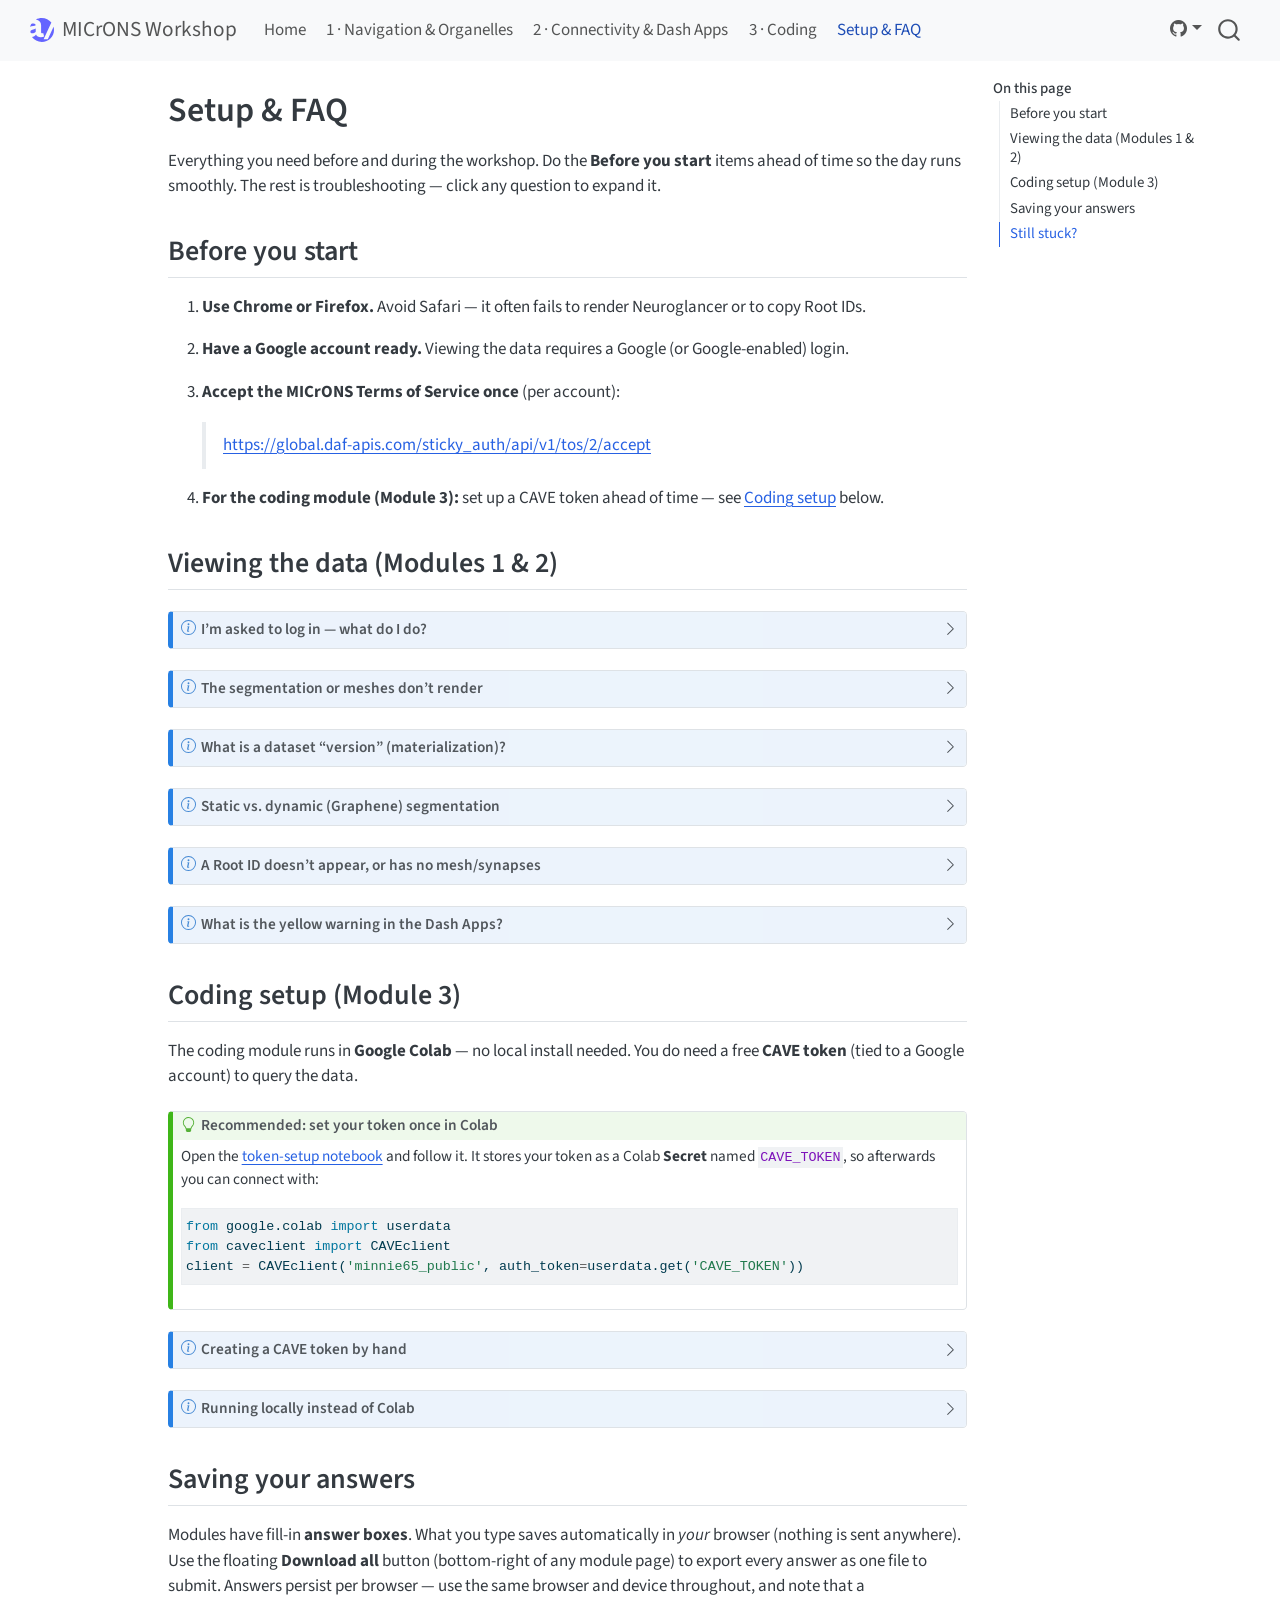
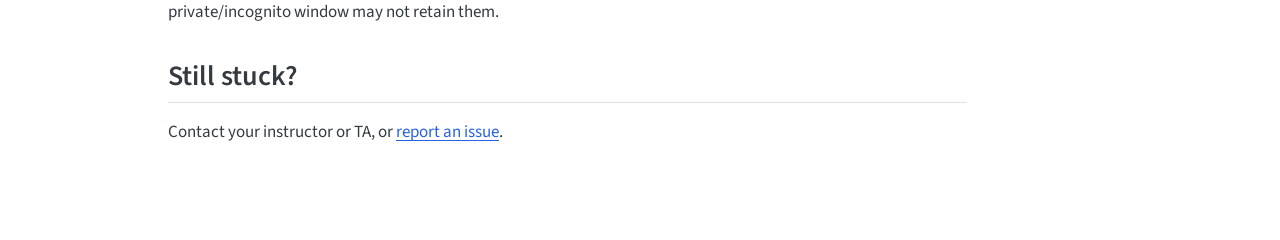
<file: setup.html>
<!DOCTYPE html>
<html xmlns="http://www.w3.org/1999/xhtml" lang="en" xml:lang="en"><head>

<meta charset="utf-8">
<meta name="generator" content="quarto-1.10.18">

<meta name="viewport" content="width=device-width, initial-scale=1.0, user-scalable=yes">


<title>Setup &amp; FAQ – MICrONS Workshop</title>
<style>
/* Default styles provided by pandoc.
** See https://pandoc.org/MANUAL.html#variables-for-html for config info.
*/
span.smallcaps{font-variant: small-caps;}
div.columns{display: flex; gap: 1.5em;}
div.column{flex: auto;}
@media screen {
div.columns{gap: min(4vw, 1.5em);}
div.column{overflow-x: auto;}
}
div.hanging-indent{margin-left: 1.5em; text-indent: -1.5em;}
ul.task-list{list-style: none;}
ul.task-list li input[type="checkbox"] {
  width: 0.8em;
  margin: 0 0.8em 0.2em -1em; /* quarto-specific, see https://github.com/quarto-dev/quarto-cli/issues/4556 */ 
  vertical-align: middle;
}
/* CSS for syntax highlighting */
html { -webkit-text-size-adjust: 100%; }
pre > code.sourceCode { white-space: pre; position: relative; }
pre > code.sourceCode > span { display: inline-block; line-height: 1.25; }
pre > code.sourceCode > span:empty { height: 1.2em; }
.sourceCode { overflow: visible; }
code.sourceCode > span { color: inherit; text-decoration: inherit; }
div.sourceCode { margin: 1em 0; }
pre.sourceCode { margin: 0; }
@media screen {
div.sourceCode { overflow: auto; }
}
@media print {
pre > code.sourceCode { white-space: pre-wrap; }
pre > code.sourceCode > span { text-indent: -5em; padding-left: 5em; }
}
pre.numberSource code
  { counter-reset: source-line 0; }
pre.numberSource code > span
  { position: relative; left: -4em; counter-increment: source-line; }
pre.numberSource code > span > a:first-child::before
  { content: counter(source-line);
    position: relative; left: -1em; text-align: right; vertical-align: baseline;
    border: none; display: inline-block;
    -webkit-touch-callout: none; -webkit-user-select: none;
    -khtml-user-select: none; -moz-user-select: none;
    -ms-user-select: none; user-select: none;
    padding: 0 4px; width: 4em;
  }
pre.numberSource { margin-left: 3em;  padding-left: 4px; }
div.sourceCode
  {   }
@media screen {
pre > code.sourceCode > span > a:first-child::before { text-decoration: underline; }
}
</style>


<script src="site_libs/quarto-nav/quarto-nav.js"></script>
<script src="site_libs/quarto-nav/headroom.min.js"></script>
<script src="site_libs/clipboard/clipboard.min.js"></script>
<script src="site_libs/quarto-search/autocomplete.umd.js"></script>
<script src="site_libs/quarto-search/fuse.min.js"></script>
<script src="site_libs/quarto-search/quarto-search.js"></script>
<meta name="quarto:offset" content="./">
<link href="./resources/ai_logos/AI_lens_blue.svg" rel="icon" type="image/svg+xml">
<script src="site_libs/quarto-html/quarto.js" type="module"></script>
<script src="site_libs/quarto-html/tabsets/tabsets.js" type="module"></script>
<script src="site_libs/quarto-html/popper.min.js"></script>
<script src="site_libs/quarto-html/tippy.umd.min.js"></script>
<script src="site_libs/quarto-html/anchor.min.js"></script>
<link href="site_libs/quarto-html/tippy.css" rel="stylesheet">
<link href="site_libs/quarto-html/quarto-syntax-highlighting-64a204ab8560d761af7679ceaba22944.css" rel="stylesheet" id="quarto-text-highlighting-styles">
<script src="site_libs/bootstrap/bootstrap.min.js"></script>
<link href="site_libs/bootstrap/bootstrap-icons.css" rel="stylesheet">
<link href="site_libs/bootstrap/bootstrap-172ba59bd5e0b52282274ba0c0cc16fc.min.css" rel="stylesheet" append-hash="true" id="quarto-bootstrap" data-mode="light">
<script id="quarto-search-options" type="application/json">{
  "location": "navbar",
  "copy-button": false,
  "collapse-after": 3,
  "panel-placement": "end",
  "type": "overlay",
  "limit": 50,
  "keyboard-shortcut": [
    "f",
    "/",
    "s"
  ],
  "show-item-context": false,
  "language": {
    "search-no-results-text": "No results",
    "search-matching-documents-text": "matching documents",
    "search-copy-link-title": "Copy link to search",
    "search-hide-matches-text": "Hide additional matches",
    "search-more-match-text": "more match in this document",
    "search-more-matches-text": "more matches in this document",
    "search-clear-button-title": "Clear",
    "search-text-placeholder": "",
    "search-detached-cancel-button-title": "Cancel",
    "search-submit-button-title": "Submit",
    "search-label": "Search"
  }
}</script>


<link rel="stylesheet" href="styles.css">
</head>

<body class="nav-fixed quarto-light">

<div id="quarto-search-results"></div>
  <header id="quarto-header" class="headroom fixed-top">
    <nav class="navbar navbar-expand-lg " data-bs-theme="dark">
      <div class="navbar-container container-fluid">
      <div class="navbar-brand-container mx-auto">
    <a href="./index.html" class="navbar-brand navbar-brand-logo">
    <img src="./resources/ai_logos/AI_lens_blue.svg" alt="Allen Institute" class="navbar-logo light-content">
    <img src="./resources/ai_logos/AI_lens_blue.svg" alt="Allen Institute" class="navbar-logo dark-content">
    </a>
    <a class="navbar-brand" href="./index.html">
    <span class="navbar-title">MICrONS Workshop</span>
    </a>
  </div>
            <div id="quarto-search" class="" title="Search"></div>
          <button class="navbar-toggler" type="button" data-bs-toggle="collapse" data-bs-target="#navbarCollapse" aria-controls="navbarCollapse" role="menu" aria-expanded="false" aria-label="Toggle navigation" onclick="if (window.quartoToggleHeadroom) { window.quartoToggleHeadroom(); }">
  <span class="navbar-toggler-icon"></span>
</button>
          <div class="collapse navbar-collapse" id="navbarCollapse">
            <ul class="navbar-nav navbar-nav-scroll me-auto">
  <li class="nav-item">
    <a class="nav-link" href="./index.html"> 
<span class="menu-text">Home</span></a>
  </li>  
  <li class="nav-item">
    <a class="nav-link" href="./module-1.html"> 
<span class="menu-text">1 · Navigation &amp; Organelles</span></a>
  </li>  
  <li class="nav-item">
    <a class="nav-link" href="./module-2.html"> 
<span class="menu-text">2 · Connectivity &amp; Dash Apps</span></a>
  </li>  
  <li class="nav-item">
    <a class="nav-link" href="./module-3.html"> 
<span class="menu-text">3 · Coding</span></a>
  </li>  
  <li class="nav-item">
    <a class="nav-link active" href="./setup.html" aria-current="page"> 
<span class="menu-text">Setup &amp; FAQ</span></a>
  </li>  
</ul>
          </div> <!-- /navcollapse -->
            <div class="quarto-navbar-tools">
    <div class="dropdown">
      <a href="" title="" id="quarto-navigation-tool-dropdown-0" class="quarto-navigation-tool dropdown-toggle px-1" data-bs-toggle="dropdown" aria-expanded="false" role="link" aria-label=""><i class="bi bi-github"></i></a>
      <ul class="dropdown-menu" aria-labelledby="quarto-navigation-tool-dropdown-0">
          <li>
            <a class="dropdown-item quarto-navbar-tools-item" href="https://github.com/bpdanskin/MICrONS_workshop_puget_sound/issues/new" target="_blank">
            Report Issue
            </a>
          </li>
      </ul>
    </div>
</div>
      </div> <!-- /container-fluid -->
    </nav>
</header>
<!-- content -->
<div id="quarto-content" class="quarto-container page-columns page-rows-contents page-layout-article page-navbar">
<!-- sidebar -->
<!-- margin-sidebar -->
    <div id="quarto-margin-sidebar" class="sidebar margin-sidebar">
        <nav id="TOC" role="doc-toc" class="toc-active">
    <h2 id="toc-title">On this page</h2>
   
  <ul>
  <li><a href="#before-you-start" id="toc-before-you-start" class="nav-link active" data-scroll-target="#before-you-start">Before you start</a></li>
  <li><a href="#viewing-the-data-modules-1-2" id="toc-viewing-the-data-modules-1-2" class="nav-link" data-scroll-target="#viewing-the-data-modules-1-2">Viewing the data (Modules 1 &amp; 2)</a></li>
  <li><a href="#coding" id="toc-coding" class="nav-link" data-scroll-target="#coding">Coding setup (Module 3)</a></li>
  <li><a href="#saving-your-answers" id="toc-saving-your-answers" class="nav-link" data-scroll-target="#saving-your-answers">Saving your answers</a></li>
  <li><a href="#still-stuck" id="toc-still-stuck" class="nav-link" data-scroll-target="#still-stuck">Still stuck?</a></li>
  </ul>
</nav>
    </div>
<!-- main -->
<main class="content" id="quarto-document-content">

<header id="title-block-header" class="quarto-title-block default">
<div class="quarto-title">
<h1 class="title">Setup &amp; FAQ</h1>
</div>



<div class="quarto-title-meta">

    
  
    
  </div>
  


</header>


<p>Everything you need before and during the workshop. Do the <strong>Before you start</strong> items ahead of time so the day runs smoothly. The rest is troubleshooting — click any question to expand it.</p>
<section id="before-you-start" class="level2">
<h2 class="anchored" data-anchor-id="before-you-start">Before you start</h2>
<ol type="1">
<li><p><strong>Use Chrome or Firefox.</strong> Avoid Safari — it often fails to render Neuroglancer or to copy Root IDs.</p></li>
<li><p><strong>Have a Google account ready.</strong> Viewing the data requires a Google (or Google-enabled) login.</p></li>
<li><p><strong>Accept the MICrONS Terms of Service once</strong> (per account):</p>
<blockquote class="blockquote">
<p><a href="https://global.daf-apis.com/sticky_auth/api/v1/tos/2/accept" class="uri">https://global.daf-apis.com/sticky_auth/api/v1/tos/2/accept</a></p>
</blockquote></li>
<li><p><strong>For the coding module (Module 3):</strong> set up a CAVE token ahead of time — see <a href="#coding">Coding setup</a> below.</p></li>
</ol>
</section>
<section id="viewing-the-data-modules-1-2" class="level2">
<h2 class="anchored" data-anchor-id="viewing-the-data-modules-1-2">Viewing the data (Modules 1 &amp; 2)</h2>
<div id="login" class="callout callout-style-default callout-note callout-titled">
<div class="callout-header d-flex align-content-center collapsed" data-bs-toggle="collapse" data-bs-target=".callout-1-contents" aria-controls="callout-1" aria-expanded="false" aria-label="Toggle callout">
<div class="callout-icon-container">
<i class="callout-icon"></i>
</div>
<div class="callout-title-container flex-fill">
<span class="screen-reader-only">Note</span>I’m asked to log in — what do I do?
</div>
<div class="callout-btn-toggle d-inline-block border-0 py-1 ps-1 pe-0 float-end"><i class="callout-toggle"></i></div>
</div>
<div id="callout-1" class="callout-1-contents callout-collapse collapse">
<div class="callout-body-container callout-body">
<p>When you open a Neuroglancer scene or a Dash App, click <strong>“Request Login”</strong> and sign in with <strong>any Google account</strong>. Then accept the Terms of Service (once per account):</p>
<blockquote class="blockquote">
<p><a href="https://global.daf-apis.com/sticky_auth/api/v1/tos/2/accept" class="uri">https://global.daf-apis.com/sticky_auth/api/v1/tos/2/accept</a></p>
</blockquote>
</div>
</div>
</div>
<div id="render" class="callout callout-style-default callout-note callout-titled">
<div class="callout-header d-flex align-content-center collapsed" data-bs-toggle="collapse" data-bs-target=".callout-2-contents" aria-controls="callout-2" aria-expanded="false" aria-label="Toggle callout">
<div class="callout-icon-container">
<i class="callout-icon"></i>
</div>
<div class="callout-title-container flex-fill">
<span class="screen-reader-only">Note</span>The segmentation or meshes don’t render
</div>
<div class="callout-btn-toggle d-inline-block border-0 py-1 ps-1 pe-0 float-end"><i class="callout-toggle"></i></div>
</div>
<div id="callout-2" class="callout-2-contents callout-collapse collapse">
<div class="callout-body-container callout-body">
<ol type="1">
<li>Accept the Terms of Service (link above) on the Google account you logged in with.</li>
<li>Hard-refresh the Neuroglancer window.</li>
<li>If the right-hand segmentation panel still shows a red error, ask your instructor or TA.</li>
</ol>
<p>If only one specific cell fails to load, try a different Root ID — see <a href="#root-ids">Root IDs</a>.</p>
</div>
</div>
</div>
<div id="versions" class="callout callout-style-default callout-note callout-titled">
<div class="callout-header d-flex align-content-center collapsed" data-bs-toggle="collapse" data-bs-target=".callout-3-contents" aria-controls="callout-3" aria-expanded="false" aria-label="Toggle callout">
<div class="callout-icon-container">
<i class="callout-icon"></i>
</div>
<div class="callout-title-container flex-fill">
<span class="screen-reader-only">Note</span>What is a dataset “version” (materialization)?
</div>
<div class="callout-btn-toggle d-inline-block border-0 py-1 ps-1 pe-0 float-end"><i class="callout-toggle"></i></div>
</div>
<div id="callout-3" class="callout-3-contents callout-collapse collapse">
<div class="callout-body-container callout-body">
<p>The MICrONS reconstruction is continuously proofread, so it changes over time. To stay reproducible, it is periodically frozen into numbered <strong>materialization versions</strong> that fix the segmentation, Root IDs, and tables at one moment. The Module 1 &amp; 2 scenes use <strong>v1300</strong> so everyone sees the same cells. The Dash Apps default to <strong>“Latest”</strong>; select <strong>v1300</strong> if you want results to match the scenes exactly.</p>
</div>
</div>
</div>
<div id="graphene" class="callout callout-style-default callout-note callout-titled">
<div class="callout-header d-flex align-content-center collapsed" data-bs-toggle="collapse" data-bs-target=".callout-4-contents" aria-controls="callout-4" aria-expanded="false" aria-label="Toggle callout">
<div class="callout-icon-container">
<i class="callout-icon"></i>
</div>
<div class="callout-title-container flex-fill">
<span class="screen-reader-only">Note</span>Static vs.&nbsp;dynamic (Graphene) segmentation
</div>
<div class="callout-btn-toggle d-inline-block border-0 py-1 ps-1 pe-0 float-end"><i class="callout-toggle"></i></div>
</div>
<div id="callout-4" class="callout-4-contents callout-collapse collapse">
<div class="callout-body-container callout-body">
<p>The <strong>static</strong> layer used in the module scenes is a frozen v1300 snapshot — fast, unchanging, matching v1300 Root IDs. The <strong>dynamic (Graphene)</strong> layer reflects the latest proofreading and its Root IDs can change. <strong>Neuroglancer links generated from the Dash Apps use the Graphene layer</strong>, so a Root ID copied from a v1300 scene may differ from the “same” cell in a Dash-generated link. The Dash Apps handle this substitution for you — see <a href="#warning">the yellow warning</a>.</p>
</div>
</div>
</div>
<div id="root-ids" class="callout callout-style-default callout-note callout-titled">
<div class="callout-header d-flex align-content-center collapsed" data-bs-toggle="collapse" data-bs-target=".callout-5-contents" aria-controls="callout-5" aria-expanded="false" aria-label="Toggle callout">
<div class="callout-icon-container">
<i class="callout-icon"></i>
</div>
<div class="callout-title-container flex-fill">
<span class="screen-reader-only">Note</span>A Root ID doesn’t appear, or has no mesh/synapses
</div>
<div class="callout-btn-toggle d-inline-block border-0 py-1 ps-1 pe-0 float-end"><i class="callout-toggle"></i></div>
</div>
<div id="callout-5" class="callout-5-contents callout-collapse collapse">
<div class="callout-body-container callout-body">
<p>Proofreading edits create new Root IDs over time, so a Root ID valid in one version may not be valid in another — showing up as a missing mesh or missing synapses. Either try a different Root ID, or make sure the version you’re viewing matches where the Root ID came from. This is normal, not a mistake on your part.</p>
</div>
</div>
</div>
<div id="warning" class="callout callout-style-default callout-note callout-titled">
<div class="callout-header d-flex align-content-center collapsed" data-bs-toggle="collapse" data-bs-target=".callout-6-contents" aria-controls="callout-6" aria-expanded="false" aria-label="Toggle callout">
<div class="callout-icon-container">
<i class="callout-icon"></i>
</div>
<div class="callout-title-container flex-fill">
<span class="screen-reader-only">Note</span>What is the yellow warning in the Dash Apps?
</div>
<div class="callout-btn-toggle d-inline-block border-0 py-1 ps-1 pe-0 float-end"><i class="callout-toggle"></i></div>
</div>
<div id="callout-6" class="callout-6-contents callout-collapse collapse">
<div class="callout-body-container callout-body">
<p>If you enter a Root ID that isn’t valid at the selected <strong>Materialization</strong> version, the app automatically finds the most-overlapping valid Root ID and shows that cell’s data with a <strong>yellow banner</strong>. This is expected — you don’t need to do anything. To make results match the module scenes, set the Materialization dropdown to <strong>v1300</strong>.</p>
</div>
</div>
</div>
</section>
<section id="coding" class="level2">
<h2 class="anchored" data-anchor-id="coding">Coding setup (Module 3)</h2>
<p>The coding module runs in <strong>Google Colab</strong> — no local install needed. You do need a free <strong>CAVE token</strong> (tied to a Google account) to query the data.</p>
<div class="callout callout-style-default callout-tip callout-titled">
<div class="callout-header d-flex align-content-center">
<div class="callout-icon-container">
<i class="callout-icon"></i>
</div>
<div class="callout-title-container flex-fill">
<span class="screen-reader-only">Tip</span>Recommended: set your token once in Colab
</div>
</div>
<div class="callout-body-container callout-body">
<p>Open the <a href="https://colab.research.google.com/github/bpdanskin/MICrONS_workshop_puget_sound/blob/main/docs/notebooks/caveclient_setup_colab.ipynb">token-setup notebook</a> and follow it. It stores your token as a Colab <strong>Secret</strong> named <code>CAVE_TOKEN</code>, so afterwards you can connect with:</p>
<div class="code-copy-outer-scaffold"><div class="sourceCode" id="cb1"><pre class="sourceCode python code-with-copy"><code class="sourceCode python"><span id="cb1-1"><a href="#cb1-1" aria-hidden="true" tabindex="-1"></a><span class="im">from</span> google.colab <span class="im">import</span> userdata</span>
<span id="cb1-2"><a href="#cb1-2" aria-hidden="true" tabindex="-1"></a><span class="im">from</span> caveclient <span class="im">import</span> CAVEclient</span>
<span id="cb1-3"><a href="#cb1-3" aria-hidden="true" tabindex="-1"></a>client <span class="op">=</span> CAVEclient(<span class="st">'minnie65_public'</span>, auth_token<span class="op">=</span>userdata.get(<span class="st">'CAVE_TOKEN'</span>))</span></code></pre></div><button title="Copy to Clipboard" class="code-copy-button"><i class="bi"></i></button></div>
</div>
</div>
<div id="token" class="callout callout-style-default callout-note callout-titled">
<div class="callout-header d-flex align-content-center collapsed" data-bs-toggle="collapse" data-bs-target=".callout-8-contents" aria-controls="callout-8" aria-expanded="false" aria-label="Toggle callout">
<div class="callout-icon-container">
<i class="callout-icon"></i>
</div>
<div class="callout-title-container flex-fill">
<span class="screen-reader-only">Note</span>Creating a CAVE token by hand
</div>
<div class="callout-btn-toggle d-inline-block border-0 py-1 ps-1 pe-0 float-end"><i class="callout-toggle"></i></div>
</div>
<div id="callout-8" class="callout-8-contents callout-collapse collapse">
<div class="callout-body-container callout-body">
<ol type="1">
<li>Accept the Terms of Service: <a href="https://global.daf-apis.com/sticky_auth/api/v1/tos/2/accept" class="uri">https://global.daf-apis.com/sticky_auth/api/v1/tos/2/accept</a></li>
<li>View existing tokens: <a href="https://global.daf-apis.com/auth/api/v1/user/token" class="uri">https://global.daf-apis.com/auth/api/v1/user/token</a></li>
<li>Create a new one (if you have none): <a href="https://global.daf-apis.com/auth/api/v1/create_token" class="uri">https://global.daf-apis.com/auth/api/v1/create_token</a></li>
</ol>
<p>Then in the notebook:</p>
<div class="code-copy-outer-scaffold"><div class="sourceCode" id="cb2"><pre class="sourceCode python code-with-copy"><code class="sourceCode python"><span id="cb2-1"><a href="#cb2-1" aria-hidden="true" tabindex="-1"></a><span class="im">from</span> caveclient <span class="im">import</span> CAVEclient</span>
<span id="cb2-2"><a href="#cb2-2" aria-hidden="true" tabindex="-1"></a>client <span class="op">=</span> CAVEclient(<span class="st">"minnie65_public"</span>, auth_token<span class="op">=</span><span class="st">"YOUR_TOKEN_HERE"</span>)</span></code></pre></div><button title="Copy to Clipboard" class="code-copy-button"><i class="bi"></i></button></div>
<p>A <code>401</code> error means the token is missing/invalid or the Terms of Service haven’t been accepted.</p>
</div>
</div>
</div>
<div id="local" class="callout callout-style-default callout-note callout-titled">
<div class="callout-header d-flex align-content-center collapsed" data-bs-toggle="collapse" data-bs-target=".callout-9-contents" aria-controls="callout-9" aria-expanded="false" aria-label="Toggle callout">
<div class="callout-icon-container">
<i class="callout-icon"></i>
</div>
<div class="callout-title-container flex-fill">
<span class="screen-reader-only">Note</span>Running locally instead of Colab
</div>
<div class="callout-btn-toggle d-inline-block border-0 py-1 ps-1 pe-0 float-end"><i class="callout-toggle"></i></div>
</div>
<div id="callout-9" class="callout-9-contents callout-collapse collapse">
<div class="callout-body-container callout-body">
<p>Clone the repo and use <a href="https://docs.astral.sh/uv/">uv</a>:</p>
<div class="code-copy-outer-scaffold"><div class="sourceCode" id="cb3"><pre class="sourceCode bash code-with-copy"><code class="sourceCode bash"><span id="cb3-1"><a href="#cb3-1" aria-hidden="true" tabindex="-1"></a><span class="fu">git</span> clone https://github.com/bpdanskin/MICrONS_workshop_puget_sound.git</span>
<span id="cb3-2"><a href="#cb3-2" aria-hidden="true" tabindex="-1"></a><span class="bu">cd</span> MICrONS_workshop_puget_sound</span>
<span id="cb3-3"><a href="#cb3-3" aria-hidden="true" tabindex="-1"></a><span class="ex">uv</span> sync</span>
<span id="cb3-4"><a href="#cb3-4" aria-hidden="true" tabindex="-1"></a><span class="ex">uv</span> run jupyter lab</span></code></pre></div><button title="Copy to Clipboard" class="code-copy-button"><i class="bi"></i></button></div>
<p>Save your token once so you don’t have to paste it again:</p>
<div class="code-copy-outer-scaffold"><div class="sourceCode" id="cb4"><pre class="sourceCode python code-with-copy"><code class="sourceCode python"><span id="cb4-1"><a href="#cb4-1" aria-hidden="true" tabindex="-1"></a>client.auth.save_token(token<span class="op">=</span><span class="st">"YOUR_TOKEN_HERE"</span>, overwrite<span class="op">=</span><span class="va">True</span>)</span>
<span id="cb4-2"><a href="#cb4-2" aria-hidden="true" tabindex="-1"></a><span class="co"># thereafter: client = CAVEclient("minnie65_public")</span></span></code></pre></div><button title="Copy to Clipboard" class="code-copy-button"><i class="bi"></i></button></div>
</div>
</div>
</div>
</section>
<section id="saving-your-answers" class="level2">
<h2 class="anchored" data-anchor-id="saving-your-answers">Saving your answers</h2>
<p>Modules have fill-in <strong>answer boxes</strong>. What you type saves automatically in <em>your</em> browser (nothing is sent anywhere). Use the floating <strong>Download all</strong> button (bottom-right of any module page) to export every answer as one file to submit. Answers persist per browser — use the same browser and device throughout, and note that a private/incognito window may not retain them.</p>
</section>
<section id="still-stuck" class="level2">
<h2 class="anchored" data-anchor-id="still-stuck">Still stuck?</h2>
<p>Contact your instructor or TA, or <a href="https://github.com/bpdanskin/MICrONS_workshop_puget_sound/issues/new">report an issue</a>.</p>


</section>

<a onclick="window.scrollTo(0, 0); return false;" role="button" id="quarto-back-to-top"><i class="bi bi-arrow-up"></i> Back to top</a></main> <!-- /main -->
<!-- Floating export panel for client-side student answers.

     Included site-wide via include-after-body. Only appears on pages

     that contain .answer-field widgets. Nothing leaves the browser. -->

<div id="answers-panel" class="answers-panel no-print" hidden="">

  <span class="answers-panel-label">My answers</span>

  <button type="button" id="answers-download" class="answers-btn">⬇ Download all</button>

  <button type="button" id="answers-copy" class="answers-btn">⧉ Copy this page</button>

  <span id="answers-status" class="answers-status" aria-live="polite"></span>

</div>

<script>

(function () {

  "use strict";

  var PREFIX = "micronsws:";

  var pageKey = location.pathname;

  var pageTitle = (document.title || pageKey)

    .replace(/\s*[–—-]\s*MICrONS.*$/i, "").trim() || pageKey;



  function lsGet(k) { try { return localStorage.getItem(k); } catch (e) { return null; } }

  function lsSet(k, v) { try { localStorage.setItem(k, v); } catch (e) {} }

  function keyFor(id) { return PREFIX + pageKey + "::" + id; }



  var fields = Array.prototype.slice.call(document.querySelectorAll(".answer-field"));

  var panel = document.getElementById("answers-panel");

  if (!fields.length) { return; }          // no widgets on this page -> panel stays hidden

  if (panel) { panel.hidden = false; }



  // restore saved values + wire autosave

  fields.forEach(function (el) {

    var id = el.getAttribute("data-answer-id");

    var promptEl = el.previousElementSibling;

    var prompt = promptEl ? promptEl.textContent.trim() : id;

    var raw = lsGet(keyFor(id));

    if (raw) {

      try { var o = JSON.parse(raw); if (o && typeof o.v === "string") { el.value = o.v; } }

      catch (e) { el.value = raw; }

    }

    el.addEventListener("input", function () {

      lsSet(keyFor(id), JSON.stringify({ v: el.value, p: prompt, page: pageKey, title: pageTitle }));

    });

  });



  function collectAll() {

    var byPage = {};

    try {

      for (var i = 0; i < localStorage.length; i++) {

        var k = localStorage.key(i);

        if (k.indexOf(PREFIX) !== 0) { continue; }

        var o; try { o = JSON.parse(localStorage.getItem(k)); } catch (e) { continue; }

        if (!o || !o.v || !o.v.trim()) { continue; }

        var pg = o.title || o.page || "Answers";

        (byPage[pg] = byPage[pg] || []).push(o);

      }

    } catch (e) {}

    return byPage;

  }



  function toMarkdown(byPage) {

    var out = ["# MICrONS Workshop — my answers", "",

               "_Exported " + new Date().toLocaleString() + "_", ""];

    var pages = Object.keys(byPage);

    if (!pages.length) { return out.join("\n") + "\n\n(No answers recorded yet.)\n"; }

    pages.forEach(function (pg) {

      out.push("## " + pg, "");

      byPage[pg].forEach(function (o) { out.push("**" + (o.p || "Response") + "**", "", o.v, ""); });

    });

    return out.join("\n") + "\n";

  }



  function download(text) {

    var blob = new Blob([text], { type: "text/markdown;charset=utf-8" });

    var url = URL.createObjectURL(blob);

    var a = document.createElement("a");

    a.href = url;

    a.download = "microns-workshop-answers-" + new Date().toISOString().slice(0, 10) + ".md";

    document.body.appendChild(a); a.click(); document.body.removeChild(a);

    setTimeout(function () { URL.revokeObjectURL(url); }, 1000);

  }



  function flash(msg) {

    var s = document.getElementById("answers-status");

    if (!s) { return; }

    s.textContent = msg;

    setTimeout(function () { s.textContent = ""; }, 2500);

  }



  var dl = document.getElementById("answers-download");

  if (dl) { dl.addEventListener("click", function () { download(toMarkdown(collectAll())); flash("Downloaded ✓"); }); }



  var cp = document.getElementById("answers-copy");

  if (cp) {

    cp.addEventListener("click", function () {

      var one = {}; one[pageTitle] = [];

      fields.forEach(function (el) {

        var promptEl = el.previousElementSibling;

        one[pageTitle].push({ p: promptEl ? promptEl.textContent.trim() : el.getAttribute("data-answer-id"), v: el.value });

      });

      var text = toMarkdown(one);

      if (navigator.clipboard && navigator.clipboard.writeText) {

        navigator.clipboard.writeText(text).then(

          function () { flash("Copied this page ✓"); },

          function () { flash("Copy failed — use Download"); });

      } else { flash("Copy unsupported — use Download"); }

    });

  }

})();

</script>

<script id="quarto-html-after-body" type="application/javascript">
  window.document.addEventListener("DOMContentLoaded", function (event) {
    const icon = "";
    const anchorJS = new window.AnchorJS();
    anchorJS.options = {
      placement: 'right',
      icon: icon
    };
    anchorJS.add('.anchored');
    const isCodeAnnotation = (el) => {
      for (const clz of el.classList) {
        if (clz.startsWith('code-annotation-')) {                     
          return true;
        }
      }
      return false;
    }
    const onCopySuccess = function(e) {
      // button target
      const button = e.trigger;
      // don't keep focus
      button.blur();
      // flash "checked"
      button.classList.add('code-copy-button-checked');
      var currentTitle = button.getAttribute("title");
      button.setAttribute("title", "Copied!");
      let tooltip;
      if (window.bootstrap) {
        button.setAttribute("data-bs-toggle", "tooltip");
        button.setAttribute("data-bs-placement", "left");
        button.setAttribute("data-bs-title", "Copied!");
        tooltip = new bootstrap.Tooltip(button, 
          { trigger: "manual", 
            customClass: "code-copy-button-tooltip",
            offset: [0, -8]});
        tooltip.show();    
      }
      setTimeout(function() {
        if (tooltip) {
          tooltip.hide();
          button.removeAttribute("data-bs-title");
          button.removeAttribute("data-bs-toggle");
          button.removeAttribute("data-bs-placement");
        }
        button.setAttribute("title", currentTitle);
        button.classList.remove('code-copy-button-checked');
      }, 1000);
      // clear code selection
      e.clearSelection();
    }
    const getTextToCopy = function(trigger) {
      const outerScaffold = trigger.parentElement.cloneNode(true);
      const codeEl = outerScaffold.querySelector('code');
      for (const childEl of codeEl.children) {
        if (isCodeAnnotation(childEl)) {
          childEl.remove();
        }
      }
      return codeEl.innerText;
    }
    const clipboard = new window.ClipboardJS('.code-copy-button:not([data-in-quarto-modal])', {
      text: getTextToCopy
    });
    clipboard.on('success', onCopySuccess);
    if (window.document.getElementById('quarto-embedded-source-code-modal')) {
      const clipboardModal = new window.ClipboardJS('.code-copy-button[data-in-quarto-modal]', {
        text: getTextToCopy,
        container: window.document.getElementById('quarto-embedded-source-code-modal')
      });
      clipboardModal.on('success', onCopySuccess);
    }
      var localhostRegex = new RegExp(/^(?:http|https):\/\/localhost\:?[0-9]*\//);
      var mailtoRegex = new RegExp(/^mailto:/);
        var filterRegex = new RegExp("https:\/\/bpdanskin\.github\.io\/MICrONS_workshop_puget_sound\/");
      var isInternal = (href) => {
          return filterRegex.test(href) || localhostRegex.test(href) || mailtoRegex.test(href);
      }
      // Inspect non-navigation links and adorn them if external
     var links = window.document.querySelectorAll('a[href]:not(.nav-link):not(.navbar-brand):not(.toc-action):not(.sidebar-link):not(.sidebar-item-toggle):not(.pagination-link):not(.no-external):not([aria-hidden]):not(.dropdown-item):not(.quarto-navigation-tool):not(.about-link)');
      for (var i=0; i<links.length; i++) {
        const link = links[i];
        if (!isInternal(link.href)) {
          // undo the damage that might have been done by quarto-nav.js in the case of
          // links that we want to consider external
          if (link.dataset.originalHref !== undefined) {
            link.href = link.dataset.originalHref;
          }
            // target, if specified
            link.setAttribute("target", "_blank");
            if (link.getAttribute("rel") === null) {
              link.setAttribute("rel", "noopener");
            }
        }
      }
    function tippyHover(el, contentFn, onTriggerFn, onUntriggerFn) {
      const config = {
        allowHTML: true,
        maxWidth: 500,
        delay: 100,
        arrow: false,
        appendTo: function(el) {
            return el.parentElement;
        },
        interactive: true,
        interactiveBorder: 10,
        theme: 'quarto',
        placement: 'bottom-start',
      };
      if (contentFn) {
        config.content = contentFn;
      }
      if (onTriggerFn) {
        config.onTrigger = onTriggerFn;
      }
      if (onUntriggerFn) {
        config.onUntrigger = onUntriggerFn;
      }
      window.tippy(el, config); 
    }
    const noterefs = window.document.querySelectorAll('a[role="doc-noteref"]');
    for (var i=0; i<noterefs.length; i++) {
      const ref = noterefs[i];
      tippyHover(ref, function() {
        // use id or data attribute instead here
        let href = ref.getAttribute('data-footnote-href') || ref.getAttribute('href');
        try { href = new URL(href).hash; } catch {}
        const id = href.replace(/^#\/?/, "");
        const note = window.document.getElementById(id);
        if (note) {
          return note.innerHTML;
        } else {
          return "";
        }
      });
    }
    const xrefs = window.document.querySelectorAll('a.quarto-xref');
    const processXRef = (id, note) => {
      // Strip column container classes
      const stripColumnClz = (el) => {
        el.classList.remove("page-full", "page-columns");
        if (el.children) {
          for (const child of el.children) {
            stripColumnClz(child);
          }
        }
      }
      stripColumnClz(note)
      if (id === null || id.startsWith('sec-')) {
        // Special case sections, only their first couple elements
        const container = document.createElement("div");
        if (note.children && note.children.length > 2) {
          container.appendChild(note.children[0].cloneNode(true));
          for (let i = 1; i < note.children.length; i++) {
            const child = note.children[i];
            if (child.tagName === "P" && child.innerText === "") {
              continue;
            } else {
              container.appendChild(child.cloneNode(true));
              break;
            }
          }
          if (window.Quarto?.typesetMath) {
            window.Quarto.typesetMath(container);
          }
          return container.innerHTML
        } else {
          if (window.Quarto?.typesetMath) {
            window.Quarto.typesetMath(note);
          }
          return note.innerHTML;
        }
      } else {
        // Remove any anchor links if they are present
        const anchorLink = note.querySelector('a.anchorjs-link');
        if (anchorLink) {
          anchorLink.remove();
        }
        if (window.Quarto?.typesetMath) {
          window.Quarto.typesetMath(note);
        }
        if (note.classList.contains("callout")) {
          return note.outerHTML;
        } else {
          return note.innerHTML;
        }
      }
    }
    for (var i=0; i<xrefs.length; i++) {
      const xref = xrefs[i];
      tippyHover(xref, undefined, function(instance) {
        instance.disable();
        let url = xref.getAttribute('href');
        let hash = undefined; 
        if (url.startsWith('#')) {
          hash = url;
        } else {
          try { hash = new URL(url).hash; } catch {}
        }
        if (hash) {
          const id = hash.replace(/^#\/?/, "");
          const note = window.document.getElementById(id);
          if (note !== null) {
            try {
              const html = processXRef(id, note.cloneNode(true));
              instance.setContent(html);
            } finally {
              instance.enable();
              instance.show();
            }
          } else {
            // See if we can fetch this
            fetch(url.split('#')[0])
            .then(res => res.text())
            .then(html => {
              const parser = new DOMParser();
              const htmlDoc = parser.parseFromString(html, "text/html");
              const note = htmlDoc.getElementById(id);
              if (note !== null) {
                const html = processXRef(id, note);
                instance.setContent(html);
              } 
            }).finally(() => {
              instance.enable();
              instance.show();
            });
          }
        } else {
          // See if we can fetch a full url (with no hash to target)
          // This is a special case and we should probably do some content thinning / targeting
          fetch(url)
          .then(res => res.text())
          .then(html => {
            const parser = new DOMParser();
            const htmlDoc = parser.parseFromString(html, "text/html");
            const note = htmlDoc.querySelector('main.content');
            if (note !== null) {
              // This should only happen for chapter cross references
              // (since there is no id in the URL)
              // remove the first header
              if (note.children.length > 0 && note.children[0].tagName === "HEADER") {
                note.children[0].remove();
              }
              const html = processXRef(null, note);
              instance.setContent(html);
            } 
          }).finally(() => {
            instance.enable();
            instance.show();
          });
        }
      }, function(instance) {
      });
    }
        let selectedAnnoteEl;
        const selectorForAnnotation = ( cell, annotation) => {
          let cellAttr = 'data-code-cell="' + cell + '"';
          let lineAttr = 'data-code-annotation="' +  annotation + '"';
          const selector = 'span[' + cellAttr + '][' + lineAttr + ']';
          return selector;
        }
        const selectCodeLines = (annoteEl) => {
          const doc = window.document;
          const targetCell = annoteEl.getAttribute("data-target-cell");
          const targetAnnotation = annoteEl.getAttribute("data-target-annotation");
          const annoteSpan = window.document.querySelector(selectorForAnnotation(targetCell, targetAnnotation));
          const lines = annoteSpan.getAttribute("data-code-lines").split(",");
          const lineIds = lines.map((line) => {
            return targetCell + "-" + line;
          })
          let top = null;
          let height = null;
          let parent = null;
          if (lineIds.length > 0) {
              //compute the position of the single el (top and bottom and make a div)
              const el = window.document.getElementById(lineIds[0]);
              top = el.offsetTop;
              height = el.offsetHeight;
              parent = el.parentElement.parentElement;
            if (lineIds.length > 1) {
              const lastEl = window.document.getElementById(lineIds[lineIds.length - 1]);
              const bottom = lastEl.offsetTop + lastEl.offsetHeight;
              height = bottom - top;
            }
            if (top !== null && height !== null && parent !== null) {
              // cook up a div (if necessary) and position it 
              let div = window.document.getElementById("code-annotation-line-highlight");
              if (div === null) {
                div = window.document.createElement("div");
                div.setAttribute("id", "code-annotation-line-highlight");
                div.style.position = 'absolute';
                parent.appendChild(div);
              }
              div.style.top = top - 2 + "px";
              div.style.height = height + 4 + "px";
              div.style.left = 0;
              let gutterDiv = window.document.getElementById("code-annotation-line-highlight-gutter");
              if (gutterDiv === null) {
                gutterDiv = window.document.createElement("div");
                gutterDiv.setAttribute("id", "code-annotation-line-highlight-gutter");
                gutterDiv.style.position = 'absolute';
                const codeCell = window.document.getElementById(targetCell);
                const gutter = codeCell.querySelector('.code-annotation-gutter');
                gutter.appendChild(gutterDiv);
              }
              gutterDiv.style.top = top - 2 + "px";
              gutterDiv.style.height = height + 4 + "px";
            }
            selectedAnnoteEl = annoteEl;
          }
        };
        const unselectCodeLines = () => {
          const elementsIds = ["code-annotation-line-highlight", "code-annotation-line-highlight-gutter"];
          elementsIds.forEach((elId) => {
            const div = window.document.getElementById(elId);
            if (div) {
              div.remove();
            }
          });
          selectedAnnoteEl = undefined;
        };
          // Handle positioning of the toggle
      window.addEventListener(
        "resize",
        throttle(() => {
          elRect = undefined;
          if (selectedAnnoteEl) {
            selectCodeLines(selectedAnnoteEl);
          }
        }, 10)
      );
      function throttle(fn, ms) {
      let throttle = false;
      let timer;
        return (...args) => {
          if(!throttle) { // first call gets through
              fn.apply(this, args);
              throttle = true;
          } else { // all the others get throttled
              if(timer) clearTimeout(timer); // cancel #2
              timer = setTimeout(() => {
                fn.apply(this, args);
                timer = throttle = false;
              }, ms);
          }
        };
      }
        // Attach click handler to the DT
        const annoteDls = window.document.querySelectorAll('dt[data-target-cell]');
        for (const annoteDlNode of annoteDls) {
          annoteDlNode.addEventListener('click', (event) => {
            const clickedEl = event.target;
            if (clickedEl !== selectedAnnoteEl) {
              unselectCodeLines();
              const activeEl = window.document.querySelector('dt[data-target-cell].code-annotation-active');
              if (activeEl) {
                activeEl.classList.remove('code-annotation-active');
              }
              selectCodeLines(clickedEl);
              clickedEl.classList.add('code-annotation-active');
            } else {
              // Unselect the line
              unselectCodeLines();
              clickedEl.classList.remove('code-annotation-active');
            }
          });
        }
    const findCites = (el) => {
      const parentEl = el.parentElement;
      if (parentEl) {
        const cites = parentEl.dataset.cites;
        if (cites) {
          return {
            el,
            cites: cites.split(' ')
          };
        } else {
          return findCites(el.parentElement)
        }
      } else {
        return undefined;
      }
    };
    var bibliorefs = window.document.querySelectorAll('a[role="doc-biblioref"]');
    for (var i=0; i<bibliorefs.length; i++) {
      const ref = bibliorefs[i];
      const citeInfo = findCites(ref);
      if (citeInfo) {
        tippyHover(citeInfo.el, function() {
          var popup = window.document.createElement('div');
          citeInfo.cites.forEach(function(cite) {
            var citeDiv = window.document.createElement('div');
            citeDiv.classList.add('hanging-indent');
            citeDiv.classList.add('csl-entry');
            var biblioDiv = window.document.getElementById('ref-' + cite);
            if (biblioDiv) {
              citeDiv.innerHTML = biblioDiv.innerHTML;
            }
            popup.appendChild(citeDiv);
          });
          return popup.innerHTML;
        });
      }
    }
  });
  </script>
</div> <!-- /content -->




</body></html>
</file>
<file: site_libs/quarto-html/tippy.css>
.tippy-box[data-animation=fade][data-state=hidden]{opacity:0}[data-tippy-root]{max-width:calc(100vw - 10px)}.tippy-box{position:relative;background-color:#333;color:#fff;border-radius:4px;font-size:14px;line-height:1.4;white-space:normal;outline:0;transition-property:transform,visibility,opacity}.tippy-box[data-placement^=top]>.tippy-arrow{bottom:0}.tippy-box[data-placement^=top]>.tippy-arrow:before{bottom:-7px;left:0;border-width:8px 8px 0;border-top-color:initial;transform-origin:center top}.tippy-box[data-placement^=bottom]>.tippy-arrow{top:0}.tippy-box[data-placement^=bottom]>.tippy-arrow:before{top:-7px;left:0;border-width:0 8px 8px;border-bottom-color:initial;transform-origin:center bottom}.tippy-box[data-placement^=left]>.tippy-arrow{right:0}.tippy-box[data-placement^=left]>.tippy-arrow:before{border-width:8px 0 8px 8px;border-left-color:initial;right:-7px;transform-origin:center left}.tippy-box[data-placement^=right]>.tippy-arrow{left:0}.tippy-box[data-placement^=right]>.tippy-arrow:before{left:-7px;border-width:8px 8px 8px 0;border-right-color:initial;transform-origin:center right}.tippy-box[data-inertia][data-state=visible]{transition-timing-function:cubic-bezier(.54,1.5,.38,1.11)}.tippy-arrow{width:16px;height:16px;color:#333}.tippy-arrow:before{content:"";position:absolute;border-color:transparent;border-style:solid}.tippy-content{position:relative;padding:5px 9px;z-index:1}
</file>
<file: site_libs/quarto-html/quarto-syntax-highlighting-64a204ab8560d761af7679ceaba22944.css>
/* quarto syntax highlight colors */
:root {
  --quarto-hl-ot-color: #003B4F;
  --quarto-hl-at-color: #657422;
  --quarto-hl-ss-color: #20794D;
  --quarto-hl-an-color: #5E5E5E;
  --quarto-hl-fu-color: #4758AB;
  --quarto-hl-st-color: #20794D;
  --quarto-hl-cf-color: #003B4F;
  --quarto-hl-op-color: #5E5E5E;
  --quarto-hl-er-color: #AD0000;
  --quarto-hl-bn-color: #AD0000;
  --quarto-hl-al-color: #AD0000;
  --quarto-hl-va-color: #111111;
  --quarto-hl-bu-color: inherit;
  --quarto-hl-ex-color: inherit;
  --quarto-hl-pp-color: #AD0000;
  --quarto-hl-in-color: #5E5E5E;
  --quarto-hl-vs-color: #20794D;
  --quarto-hl-wa-color: #5E5E5E;
  --quarto-hl-do-color: #5E5E5E;
  --quarto-hl-im-color: #00769E;
  --quarto-hl-ch-color: #20794D;
  --quarto-hl-dt-color: #AD0000;
  --quarto-hl-fl-color: #AD0000;
  --quarto-hl-co-color: #5E5E5E;
  --quarto-hl-cv-color: #5E5E5E;
  --quarto-hl-cn-color: #8f5902;
  --quarto-hl-sc-color: #5E5E5E;
  --quarto-hl-dv-color: #AD0000;
  --quarto-hl-kw-color: #003B4F;
}

/* other quarto variables */
:root {
  --quarto-font-monospace: SFMono-Regular, Menlo, Monaco, Consolas, "Liberation Mono", "Courier New", monospace;
}

/* syntax highlight based on Pandoc's rules */
pre > code.sourceCode > span {
  color: #003B4F;
}

code.sourceCode > span {
  color: #003B4F;
}

div.sourceCode,
div.sourceCode pre.sourceCode {
  color: #003B4F;
}

/* Normal */
code span {
  color: #003B4F;
}

/* Alert */
code span.al {
  color: #AD0000;
  font-style: inherit;
}

/* Annotation */
code span.an {
  color: #5E5E5E;
  font-style: inherit;
}

/* Attribute */
code span.at {
  color: #657422;
  font-style: inherit;
}

/* BaseN */
code span.bn {
  color: #AD0000;
  font-style: inherit;
}

/* BuiltIn */
code span.bu {
  font-style: inherit;
}

/* ControlFlow */
code span.cf {
  color: #003B4F;
  font-weight: bold;
  font-style: inherit;
}

/* Char */
code span.ch {
  color: #20794D;
  font-style: inherit;
}

/* Constant */
code span.cn {
  color: #8f5902;
  font-style: inherit;
}

/* Comment */
code span.co {
  color: #5E5E5E;
  font-style: inherit;
}

/* CommentVar */
code span.cv {
  color: #5E5E5E;
  font-style: italic;
}

/* Documentation */
code span.do {
  color: #5E5E5E;
  font-style: italic;
}

/* DataType */
code span.dt {
  color: #AD0000;
  font-style: inherit;
}

/* DecVal */
code span.dv {
  color: #AD0000;
  font-style: inherit;
}

/* Error */
code span.er {
  color: #AD0000;
  font-style: inherit;
}

/* Extension */
code span.ex {
  font-style: inherit;
}

/* Float */
code span.fl {
  color: #AD0000;
  font-style: inherit;
}

/* Function */
code span.fu {
  color: #4758AB;
  font-style: inherit;
}

/* Import */
code span.im {
  color: #00769E;
  font-style: inherit;
}

/* Information */
code span.in {
  color: #5E5E5E;
  font-style: inherit;
}

/* Keyword */
code span.kw {
  color: #003B4F;
  font-weight: bold;
  font-style: inherit;
}

/* Operator */
code span.op {
  color: #5E5E5E;
  font-style: inherit;
}

/* Other */
code span.ot {
  color: #003B4F;
  font-style: inherit;
}

/* Preprocessor */
code span.pp {
  color: #AD0000;
  font-style: inherit;
}

/* SpecialChar */
code span.sc {
  color: #5E5E5E;
  font-style: inherit;
}

/* SpecialString */
code span.ss {
  color: #20794D;
  font-style: inherit;
}

/* String */
code span.st {
  color: #20794D;
  font-style: inherit;
}

/* Variable */
code span.va {
  color: #111111;
  font-style: inherit;
}

/* VerbatimString */
code span.vs {
  color: #20794D;
  font-style: inherit;
}

/* Warning */
code span.wa {
  color: #5E5E5E;
  font-style: italic;
}

.prevent-inlining {
  content: "</";
}

/*# sourceMappingURL=9d8d5bb603a83b8298b89080a598c93b.css.map */
</file>
<file: styles.css>
/* css styles */

/* import fonts */
@import url('https://fonts.googleapis.com/css2?family=Source+Sans+3:ital,wght@0,400;0,600;0,700;1,400;1,600&display=swap');

body {
  font-family: "Source Sans 3", system-ui, -apple-system, "Segoe UI", sans-serif;
}

/* Version shown under the title-block byline on module HTML pages */
.quarto-title-meta.module-version {
  margin-top: -1.25rem;
  margin-bottom: 1.5rem;
}

/* Student-task callout (warm tint + left accent bar, auto-numbered "Task N.") */
body { counter-reset: taskcounter; }
.task {
  background: #FAEEDA;
  border-left: 4px solid #BA7517;
  border-radius: 0;
  padding: 0.6rem 0.9rem;
  margin: 1rem 0;
  counter-increment: taskcounter;
}
.task > :first-child { margin-top: 0; }
.task > :last-child { margin-bottom: 0; }
.task > :first-child::before {
  content: "Task " counter(taskcounter) ". ";
  font-weight: 600;
}

/* ---- Student answer widgets (client-side, serverless) ---- */
.answer-box { margin: 0.5rem 0 1.25rem; }
.answer-prompt {
  display: block;
  font-weight: 600;
  font-size: 0.9rem;
  color: #7a4d0f;
  margin-bottom: 0.3rem;
}
.answer-field {
  width: 100%;
  box-sizing: border-box;
  border: 1px solid #E0C089;
  border-radius: 4px;
  background: #FFFDF8;
  padding: 0.5rem 0.6rem;
  font: inherit;
  resize: vertical;
}
.answer-field:focus {
  outline: none;
  border-color: #BA7517;
  box-shadow: 0 0 0 2px rgba(186, 117, 23, 0.2);
}

/* Floating submit/export panel (only shown on pages that have answer fields) */
.answers-panel {
  position: fixed;
  right: 1rem;
  bottom: 1rem;
  z-index: 1050;
  display: flex;
  align-items: center;
  gap: 0.4rem;
  background: #fff;
  border: 1px solid #BA7517;
  border-radius: 6px;
  padding: 0.4rem 0.6rem;
  box-shadow: 0 2px 10px rgba(0, 0, 0, 0.15);
  font-size: 0.85rem;
}
.answers-panel-label { font-weight: 600; color: #7a4d0f; margin-right: 0.2rem; }
.answers-btn {
  border: 1px solid #BA7517;
  background: #FAEEDA;
  color: #7a4d0f;
  border-radius: 4px;
  padding: 0.25rem 0.55rem;
  cursor: pointer;
  font: inherit;
}
.answers-btn:hover { background: #f3ddb5; }
.answers-status { color: #2e7d32; min-width: 6ch; }

/* all formats */
.print-only { display: none; }

@media print {
  .no-print { display: none; }
  .print-only { display: block; }
  .answers-panel { display: none !important; }
}
</file>
<file: site_libs/quarto-contrib/kbd/kbd.css>
kbd.kbd.mac {
  /* When rendering keyboard icons on macOS, we revert the font family to the 
     system font to ensure the icons render with the same X-height as upper case letters. */
  font-family: inherit;
}
</file>
